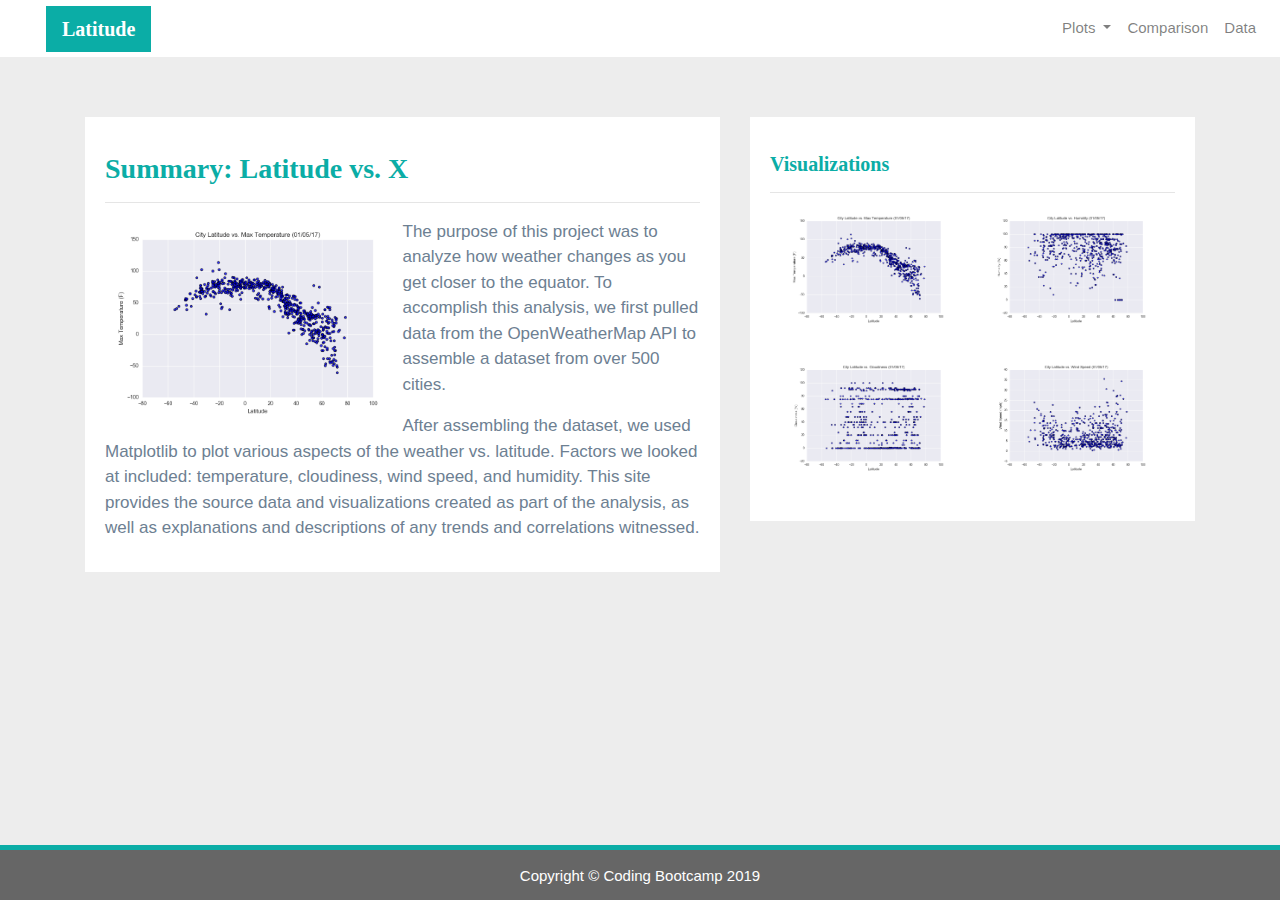
<file: index.html>
<!DOCTYPE html>
<html>

<head>
  <meta charset="utf-8" />
  <meta http-equiv="X-UA-Compatible" content="IE=edge">
  <title>Bootstrap Visualization Dashboard</title>
  <meta name="viewport" content="width=device-width, initial-scale=1">

  <link rel="stylesheet" href="https://maxcdn.bootstrapcdn.com/bootstrap/4.0.0/css/bootstrap.min.css" integrity="sha384-Gn5384xqQ1aoWXA+058RXPxPg6fy4IWvTNh0E263XmFcJlSAwiGgFAW/dAiS6JXm"
    crossorigin="anonymous">

  <link rel="stylesheet" type="text/css" href="Style.css">

</head>

<body>

  <div class="navigation">
    <nav class="navbar navbar-expand-lg navbar-light">
      <a class="navbar-brand" style="background-color: #0BADA6;" href="index.html">Latitude</a>
      <button class="navbar-toggler  border border-white" type="button" data-toggle="collapse" data-target="#navbarNavDropdown"
        aria-controls="navbarNavDropdown" aria-expanded="false" aria-label="Toggle navigation">
        <span class="navbar-toggler-icon"></span>
      </button>
      <div class="collapse navbar-collapse" id="navbarNavDropdown">
        <ul class="navbar-nav ml-auto">
          <li class="nav-item dropdown">
            <a class="nav-link dropdown-toggle" href="#" id="navbarDropdownMenuLink" data-toggle="dropdown"
              aria-haspopup="true" aria-expanded="false">
              Plots
            </a>
            <div class="dropdown-menu" aria-labelledby="navbarDropdownMenuLink">
              <a class="dropdown-item" href="MaxTemp.html">Max Temperature</a>
              <a class="dropdown-item" href="Humidity.html">Humidity</a>
              <a class="dropdown-item" href="Cloudiness.html">Cloudiness</a>
              <a class="dropdown-item" href="WindSpeed.html">Wind Speed</a>
            </div>
          </li>
          <li class="nav-item">
            <a class="nav-link" href="Comparisons.html">Comparison</a>
          </li>
          <li class="nav-item">
            <a class="nav-link" href="Data.html">Data</a>
          </li>

        </ul>
      </div>
    </nav>
  </div>

  <div class="container">
    <div class="row">
      <div class="col-lg-7 col-md-12">

        <div class="box">
          <h3 class="title">Summary: Latitude vs. X</h3>
          <hr>
          <img src="Resources/assets/images/Fig1.png" class="vizualization rounded float-left" alt="Max Temperature Graph">
          <p>The purpose of this project was to analyze how weather changes as you get closer to the equator. To
            accomplish this analysis, we first pulled data from the OpenWeatherMap API to assemble a dataset from over
            500 cities.</p>
          <p>After assembling the dataset, we used Matplotlib to plot various aspects of the weather vs. latitude.
            Factors we looked at included: temperature, cloudiness, wind speed, and humidity. This site provides the
            source data and visualizations created as part of the analysis, as well as explanations and descriptions of
            any trends and correlations witnessed.</p>
        </div>
      </div>
      <div class="col-lg-5 col-md-12">

        <div class="box">
          <h5 class="title">Visualizations</h5>
          <hr>


          <div class="container">
            <div class="row" style="padding-bottom: 30px;">
              <div class="col-6">
                <a href="MaxTemp.html">
                  <img class="panel" src="Resources/assets/images/Fig1.png" alt="Max Temperature Image">
                </a>
              </div>
              <div class="col-6">
                <a href="Humidity.html">
                  <img class="panel" src="Resources/assets/images/Fig2.png" alt="Humidity Graph">
                </a>
              </div>
            </div>

            <div class="row" style="padding-bottom: 30px;">
              <div class="col-6">
                <a href="Cloudiness.html">
                  <img class="panel" src="Resources/assets/images/Fig3.png" alt="Cloudiness Graph">
                </a>
              </div>
              <div class="col-6">
                <a href="WindSpeed.html">
                  <img class="panel" src="Resources/assets/images/Fig4.png" alt="Wind Speed Graph">
                </a>
              </div>


            </div>
          </div>


        </div>
      </div>
    </div>
  </div>
 
  <footer>
    <div class="footer">Copyright &copy; Coding Bootcamp 2019</div>
  </footer>
  
  <script src="https://code.jquery.com/jquery-3.2.1.slim.min.js" integrity="sha384-KJ3o2DKtIkvYIK3UENzmM7KCkRr/rE9/Qpg6aAZGJwFDMVNA/GpGFF93hXpG5KkN"
    crossorigin="anonymous"></script>
  <script src="https://cdnjs.cloudflare.com/ajax/libs/popper.js/1.12.9/umd/popper.min.js" integrity="sha384-ApNbgh9B+Y1QKtv3Rn7W3mgPxhU9K/ScQsAP7hUibX39j7fakFPskvXusvfa0b4Q"
    crossorigin="anonymous"></script>
  <script src="https://maxcdn.bootstrapcdn.com/bootstrap/4.0.0/js/bootstrap.min.js" integrity="sha384-JZR6Spejh4U02d8jOt6vLEHfe/JQGiRRSQQxSfFWpi1MquVdAyjUar5+76PVCmYl"
    crossorigin="anonymous"></script>

</body>

</html>
</file>
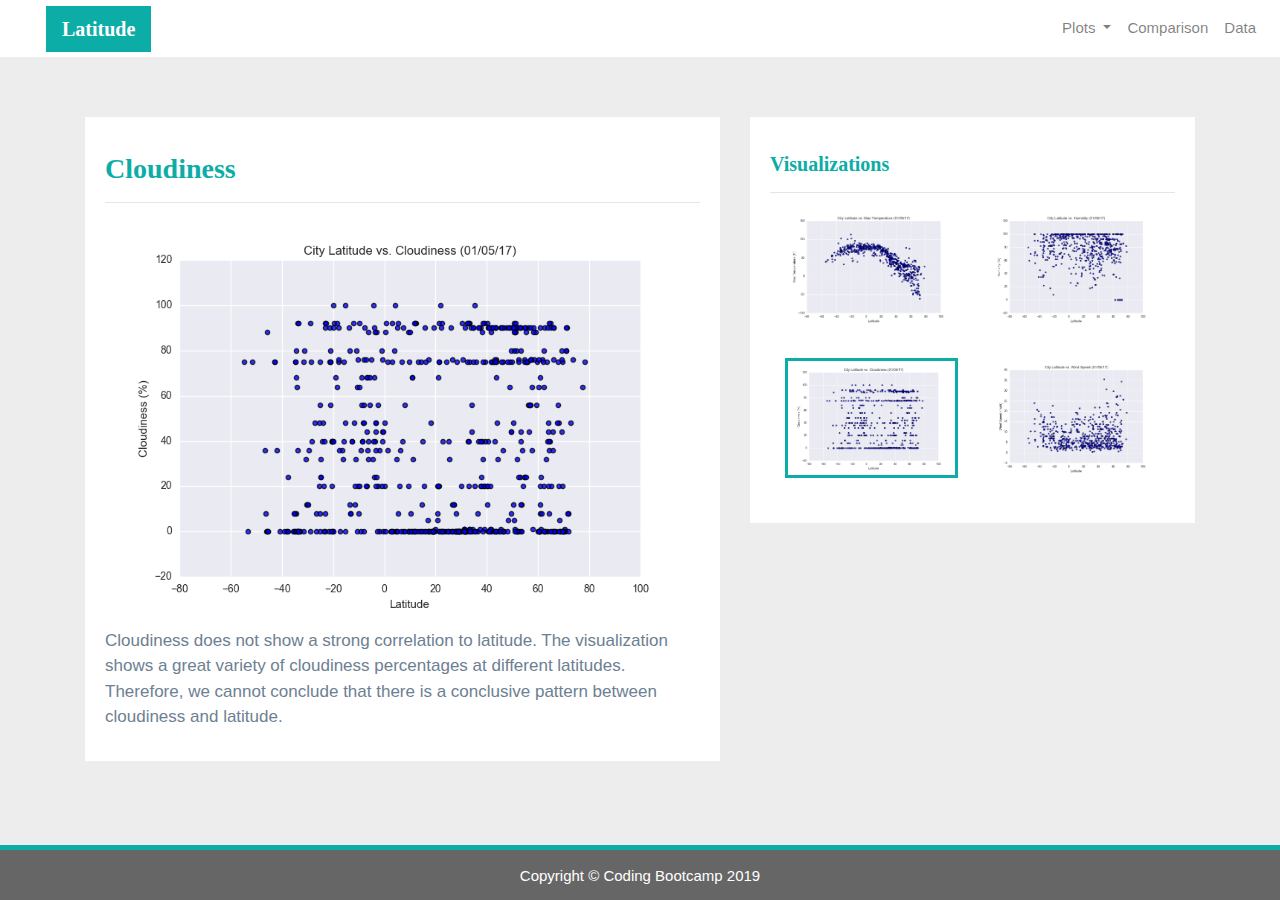
<file: Cloudiness.html>
<!DOCTYPE html>
<html>

<head>
  <meta charset="utf-8" />
  <meta http-equiv="X-UA-Compatible" content="IE=edge">
  <title>Bootstrap Visualization Dashboard</title>
  <meta name="viewport" content="width=device-width, initial-scale=1">


  <link rel="stylesheet" href="https://maxcdn.bootstrapcdn.com/bootstrap/4.0.0/css/bootstrap.min.css" integrity="sha384-Gn5384xqQ1aoWXA+058RXPxPg6fy4IWvTNh0E263XmFcJlSAwiGgFAW/dAiS6JXm"
    crossorigin="anonymous">


  <link rel="stylesheet" type="text/css" href="Style.css">

</head>

<body>

  <div class="navigation">
    <nav class="navbar navbar-expand-lg navbar-light">
      <a class="navbar-brand" style="background-color: #0BADA6;" href="index.html">Latitude</a>
      <button class="navbar-toggler border border-white" type="button" data-toggle="collapse" data-target="#navbarNavDropdown"
        aria-controls="navbarNavDropdown" aria-expanded="false" aria-label="Toggle navigation">
        <span class="navbar-toggler-icon"></span>
      </button>
      <div class="collapse navbar-collapse" id="navbarNavDropdown">
        <ul class="navbar-nav ml-auto">
          <li class="nav-item dropdown">
            <a class="nav-link dropdown-toggle" href="#" id="navbarDropdownMenuLink" data-toggle="dropdown"
              aria-haspopup="true" aria-expanded="false">
              Plots
            </a>
            <div class="dropdown-menu" aria-labelledby="navbarDropdownMenuLink">
              <a class="dropdown-item" href="MaxTemp.html">Max Temperature</a>
              <a class="dropdown-item" href="Humidity.html">Humidity</a>
              <a class="dropdown-item active" href="Cloudiness.html">Cloudiness</a>
              <a class="dropdown-item" href="WindSpeed.html">Wind Speed</a>
            </div>
          </li>
          <li class="nav-item">
            <a class="nav-link" href="Comparisons.html">Comparison</a>
          </li>
          <li class="nav-item">
            <a class="nav-link" href="Data.html">Data</a>
          </li>

        </ul>
      </div>
    </nav>
  </div>

  <div class="container">
    <div class="row">
      <div class="col-lg-7 col-md-12">
 
        <div class="box">
          <h3 class="title">Cloudiness</h3>
          <hr>
          <img src="Resources/assets/images/Fig3.png" alt="Cloudines Graph">
          <p>Cloudiness does not show a strong correlation to latitude. The visualization shows a great variety of
            cloudiness percentages at different latitudes. Therefore, we cannot conclude that there is a conclusive
            pattern between cloudiness and latitude.</p>
        </div>
      </div>
      <div class="col-lg-5 col-md-12">
 
        <div class="box">
          <h5 class="title">Visualizations</h5>
          <hr>


          <div class="container">
            <div class="row" style="padding-bottom: 30px;">
              <div class="col-6">
                <a href="MaxTemp.html">
                  <img class="panel" src="Resources/assets/images/Fig1.png" alt="Max Temperature Image">
                </a>
              </div>
              <div class="col-6">
                <a href="Humidity.html">
                  <img class="panel" src="Resources/assets/images/Fig2.png" alt="Humidity Graph">
                </a>
              </div>
            </div>

            <div class="row" style="padding-bottom: 30px;">
              <div class="col-6">
                <a href="Cloudiness.html">
                  <img class="panel active" src="Resources/assets/images/Fig3.png" alt="Cloudiness Graph">
                </a>
              </div>
              <div class="col-6">
                <a href="WindSpeed.html">
                  <img class="panel" src="Resources/assets/images/Fig4.png" alt="Wind Speed Graph">
                </a>
              </div>


            </div>
          </div>


        </div>
      </div>
    </div>
  </div>

  <footer>
    <div class="footer">Copyright &copy; Coding Bootcamp 2019</div>
  </footer>


  <script src="https://code.jquery.com/jquery-3.2.1.slim.min.js" integrity="sha384-KJ3o2DKtIkvYIK3UENzmM7KCkRr/rE9/Qpg6aAZGJwFDMVNA/GpGFF93hXpG5KkN"
    crossorigin="anonymous"></script>
  <script src="https://cdnjs.cloudflare.com/ajax/libs/popper.js/1.12.9/umd/popper.min.js" integrity="sha384-ApNbgh9B+Y1QKtv3Rn7W3mgPxhU9K/ScQsAP7hUibX39j7fakFPskvXusvfa0b4Q"
    crossorigin="anonymous"></script>
  <script src="https://maxcdn.bootstrapcdn.com/bootstrap/4.0.0/js/bootstrap.min.js" integrity="sha384-JZR6Spejh4U02d8jOt6vLEHfe/JQGiRRSQQxSfFWpi1MquVdAyjUar5+76PVCmYl"
    crossorigin="anonymous"></script>

</body>

</html>
</file>
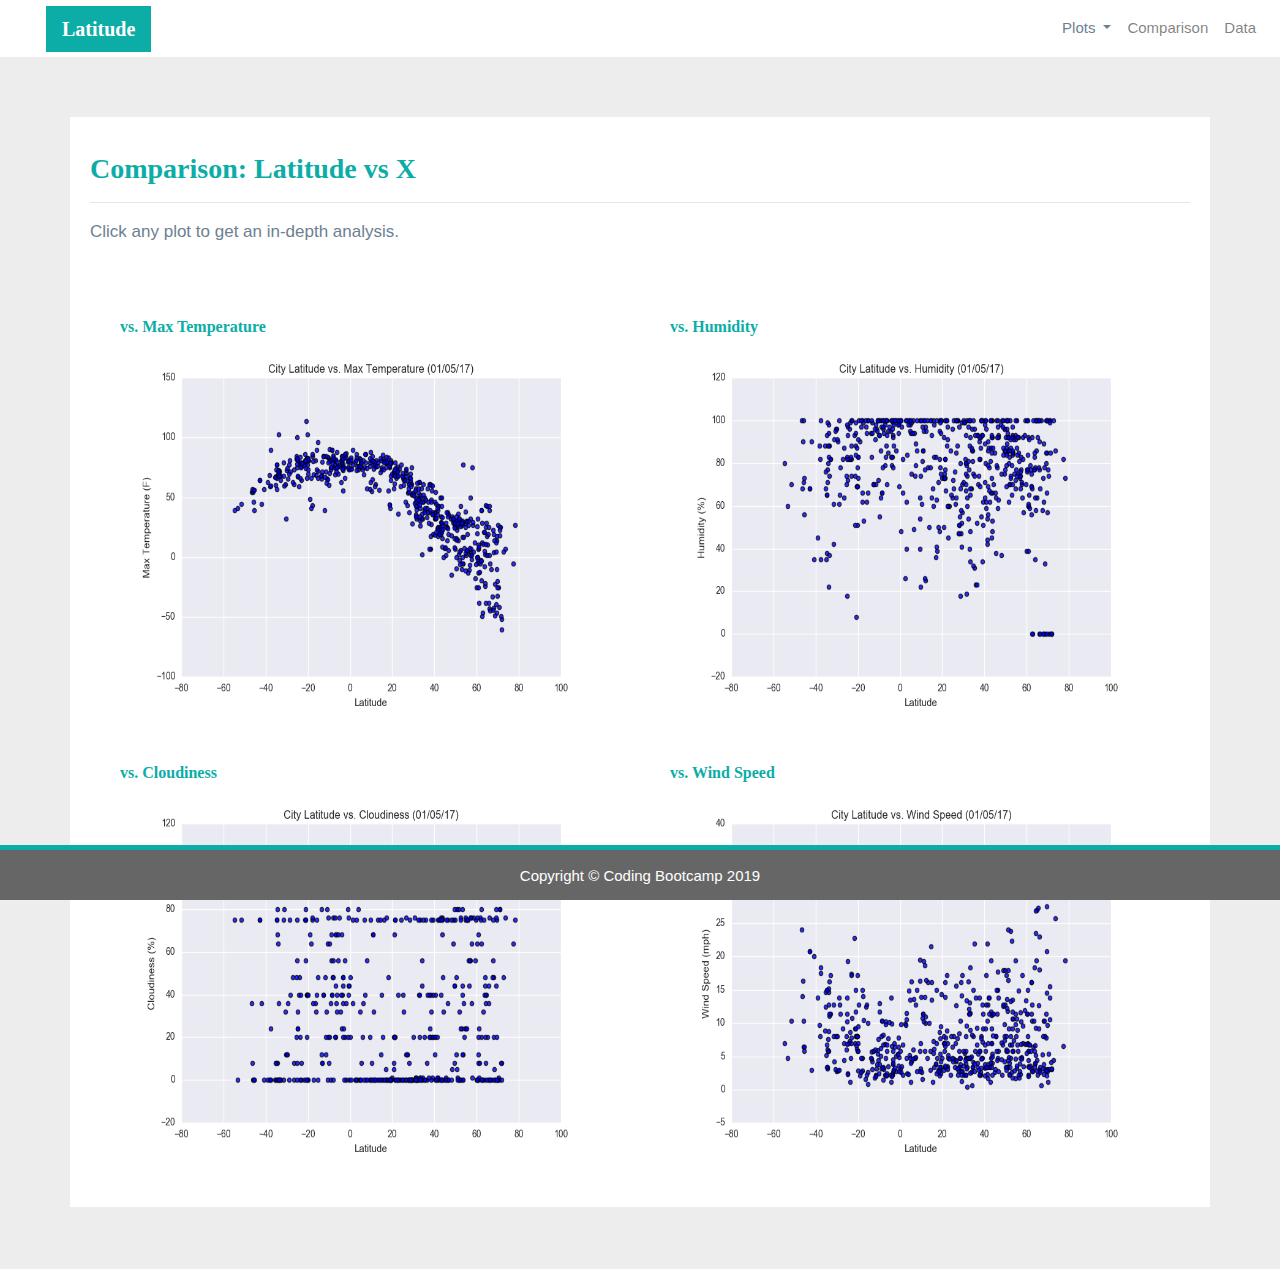
<file: Comparisons.html>
<!DOCTYPE html>
<html>

<head>
  <meta charset="utf-8" />
  <meta http-equiv="X-UA-Compatible" content="IE=edge">
  <title>Bootstrap Visualization Dashboard</title>
  <meta name="viewport" content="width=device-width, initial-scale=1">


  <link rel="stylesheet" href="https://maxcdn.bootstrapcdn.com/bootstrap/4.0.0/css/bootstrap.min.css" integrity="sha384-Gn5384xqQ1aoWXA+058RXPxPg6fy4IWvTNh0E263XmFcJlSAwiGgFAW/dAiS6JXm"
    crossorigin="anonymous">


  <link rel="stylesheet" type="text/css" href="Style.css">

</head>

<body>

  <div class="navigation">
    <nav class="navbar navbar-expand-lg navbar-light">
      <a class="navbar-brand" style="background-color: #0BADA6;" href="index.html">Latitude</a>
      <button class="navbar-toggler  border border-white" type="button" data-toggle="collapse" data-target="#navbarNavDropdown"
        aria-controls="navbarNavDropdown" aria-expanded="false" aria-label="Toggle navigation">
        <span class="navbar-toggler-icon"></span>
      </button>
      <div class="collapse navbar-collapse" id="navbarNavDropdown">
        <ul class="navbar-nav ml-auto">
          <li class="nav-item dropdown">
            <a class="nav-link dropdown-toggle" href="#" id="navbarDropdownMenuLink" data-toggle="dropdown"
              aria-haspopup="true" aria-expanded="false" style="color: #6D8092">
              Plots
            </a>
            <div class="dropdown-menu" aria-labelledby="navbarDropdownMenuLink">
              <a class="dropdown-item" href="MaxTemp.html">Max Temperature</a>
              <a class="dropdown-item" href="Humidity.html">Humidity</a>
              <a class="dropdown-item" href="Cloudiness.html">Cloudiness</a>
              <a class="dropdown-item" href="WindSpeed.html">Wind Speed</a>
            </div>
          </li>
          <li class="nav-item">
            <a class="nav-link" href="Comparisons.html">Comparison</a>
          </li>
          <li class="nav-item">
            <a class="nav-link" href="Data.html">Data</a>
          </li>

        </ul>
      </div>
    </nav>
  </div>

  <div class="container">
    <div class="row">
      <div>

        <div class="box">
          <h3 class="title">Comparison: Latitude vs X</h3>
          <hr>
          <p>Click any plot to get an in-depth analysis.</p>
          <div class="container" style="padding-bottom: 40px;">
            <div class="row">
              <div class="col-lg-6" style="padding: 30px;">
                <div class="title">vs. Max Temperature</div>
                <a href="MaxTemp.html">
                  <img class="panel" src="Resources/assets/images/Fig1.png" alt="Max Temperature Image">
                </a>
              </div>
              <div class="col-lg-6" style="padding: 30px;">
                <div class="title">vs. Humidity</div>
                <a href="Humidity.html">
                  <img class="panel" src="Resources/assets/images/Fig2.png" alt="Humidity Graph">
                </a>
              </div>
            </div>

            <div class="row">
              <div class="col-lg-6" style="padding: 30px;">
                <div class="title">vs. Cloudiness</div>
                <a href="Cloudiness.html">
                  <img class="panel" src="Resources/assets/images/Fig3.png" alt="Cloudiness Graph">
                </a>

              </div>
              <div class="col-lg-6" style="padding: 30px;">
                <div class="title">vs. Wind Speed</div>
                <a href="WindSpeed.html">
                  <img class="panel" src="Resources/assets/images/Fig4.png" alt="Wind Speed Graph">
                </a>
              </div>
            </div>
          </div>
        </div>
      </div>
    </div>
  </div>


  <footer>
    <div class="footer">Copyright &copy; Coding Bootcamp 2019</div>
  </footer>


  <script src="https://code.jquery.com/jquery-3.2.1.slim.min.js" integrity="sha384-KJ3o2DKtIkvYIK3UENzmM7KCkRr/rE9/Qpg6aAZGJwFDMVNA/GpGFF93hXpG5KkN"
    crossorigin="anonymous"></script>
  <script src="https://cdnjs.cloudflare.com/ajax/libs/popper.js/1.12.9/umd/popper.min.js" integrity="sha384-ApNbgh9B+Y1QKtv3Rn7W3mgPxhU9K/ScQsAP7hUibX39j7fakFPskvXusvfa0b4Q"
    crossorigin="anonymous"></script>
  <script src="https://maxcdn.bootstrapcdn.com/bootstrap/4.0.0/js/bootstrap.min.js" integrity="sha384-JZR6Spejh4U02d8jOt6vLEHfe/JQGiRRSQQxSfFWpi1MquVdAyjUar5+76PVCmYl"
    crossorigin="anonymous"></script>

</body>

</html>
</file>
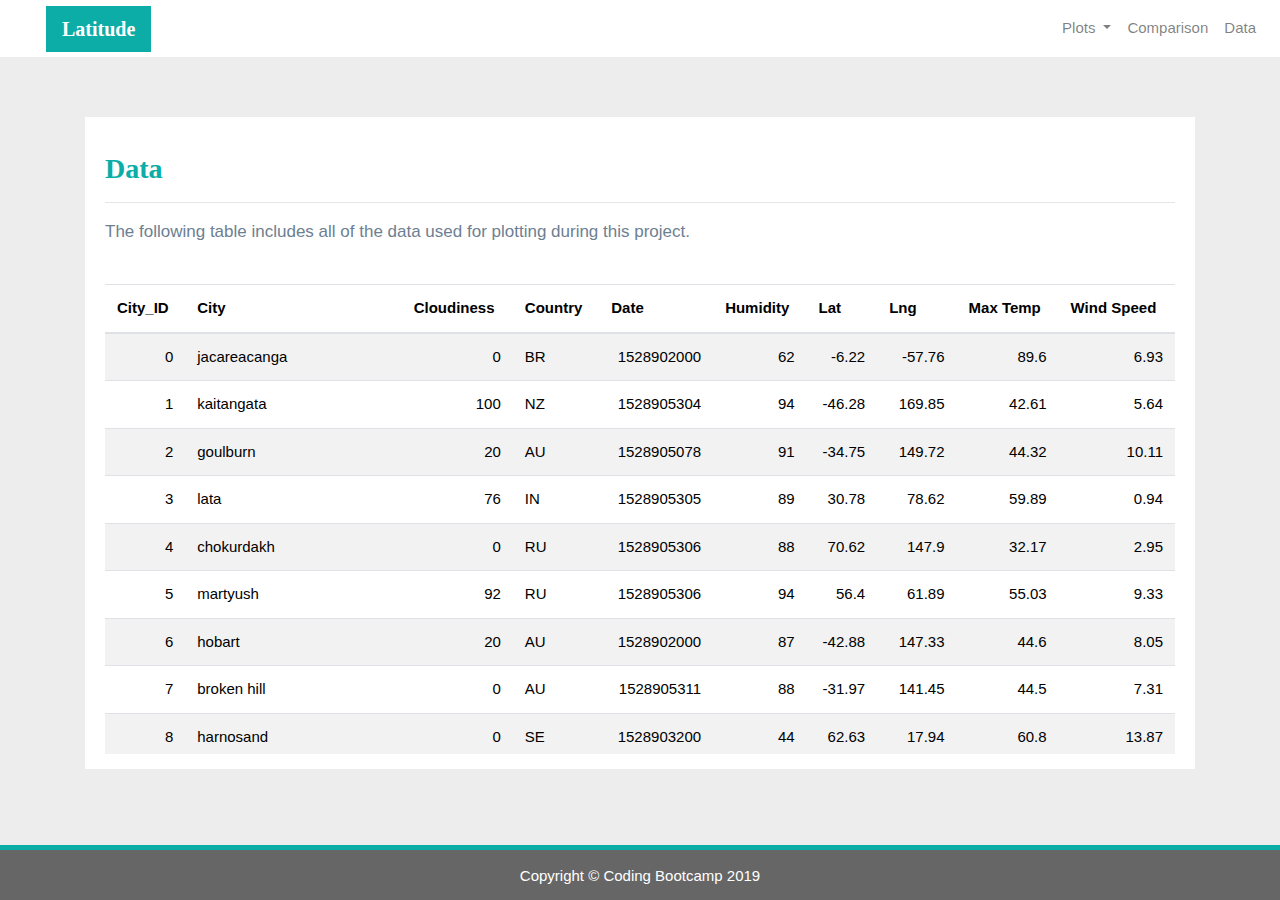
<file: Data.html>
<!DOCTYPE html>
<html>

<head>
  <meta charset="utf-8" />
  <meta http-equiv="X-UA-Compatible" content="IE=edge">
  <title>Bootstrap Visualization Dashboard</title>
  <meta name="viewport" content="width=device-width, initial-scale=1">


  <link rel="stylesheet" href="https://maxcdn.bootstrapcdn.com/bootstrap/4.0.0/css/bootstrap.min.css" integrity="sha384-Gn5384xqQ1aoWXA+058RXPxPg6fy4IWvTNh0E263XmFcJlSAwiGgFAW/dAiS6JXm"
    crossorigin="anonymous">


  <link rel="stylesheet" type="text/css" href="Style.css">

</head>

<body>

  <div class="navigation">
    <nav class="navbar navbar-expand-lg navbar-light">
      <a class="navbar-brand" style="background-color: #0BADA6;" href="index.html">Latitude</a>
      <button class="navbar-toggler border border-white" type="button" data-toggle="collapse" data-target="#navbarNavDropdown"
        aria-controls="navbarNavDropdown" aria-expanded="false" aria-label="Toggle navigation">
        <span class="navbar-toggler-icon"></span>
      </button>
      <div class="collapse navbar-collapse" id="navbarNavDropdown">
        <ul class="navbar-nav ml-auto">
          <li class="nav-item dropdown">
            <a class="nav-link dropdown-toggle" href="#" id="navbarDropdownMenuLink" data-toggle="dropdown"
              aria-haspopup="true" aria-expanded="false">
              Plots
            </a>
            <div class="dropdown-menu" aria-labelledby="navbarDropdownMenuLink">
              <a class="dropdown-item" href="MaxTemp.html">Max Temperature</a>
              <a class="dropdown-item" href="Humidity.html">Humidity</a>
              <a class="dropdown-item" href="Cloudiness.html">Cloudiness</a>
              <a class="dropdown-item" href="WindSpeed.html">Wind Speed</a>
            </div>
          </li>
          <li class="nav-item">
            <a class="nav-link" href="Comparisons.html">Comparison</a>
          </li>
          <li class="nav-item">
            <a class="nav-link" href="Data.html">Data</a>
          </li>

        </ul>
      </div>
    </nav>
  </div>

  <div class="container">
    <div class="box">
      <h3 class="title">Data</h3>
      <hr>
      <p>The following table includes all of the data used for plotting during this project.</p>
      <br>
      <div class="table-responsive" style="overflow-x:auto; overflow-y:auto; max-height:470px; max-width: auto;">
        <table class="table table-striped">
          <thead>
            <tr>
              <th title="Field #1">City_ID</th>
              <th title="Field #2">City</th>
              <th title="Field #3">Cloudiness</th>
              <th title="Field #4">Country</th>
              <th title="Field #5">Date</th>
              <th title="Field #6">Humidity</th>
              <th title="Field #7">Lat</th>
              <th title="Field #8">Lng</th>
              <th title="Field #9">Max Temp</th>
              <th title="Field #10">Wind Speed</th>
            </tr>
          </thead>
          <tbody>
            <tr>
              <td align="right">0</td>
              <td>jacareacanga</td>
              <td align="right">0</td>
              <td>BR</td>
              <td align="right">1528902000</td>
              <td align="right">62</td>
              <td align="right">-6.22</td>
              <td align="right">-57.76</td>
              <td align="right">89.6</td>
              <td align="right">6.93</td>
            </tr>
            <tr>
              <td align="right">1</td>
              <td>kaitangata</td>
              <td align="right">100</td>
              <td>NZ</td>
              <td align="right">1528905304</td>
              <td align="right">94</td>
              <td align="right">-46.28</td>
              <td align="right">169.85</td>
              <td align="right">42.61</td>
              <td align="right">5.64</td>
            </tr>
            <tr>
              <td align="right">2</td>
              <td>goulburn</td>
              <td align="right">20</td>
              <td>AU</td>
              <td align="right">1528905078</td>
              <td align="right">91</td>
              <td align="right">-34.75</td>
              <td align="right">149.72</td>
              <td align="right">44.32</td>
              <td align="right">10.11</td>
            </tr>
            <tr>
              <td align="right">3</td>
              <td>lata</td>
              <td align="right">76</td>
              <td>IN</td>
              <td align="right">1528905305</td>
              <td align="right">89</td>
              <td align="right">30.78</td>
              <td align="right">78.62</td>
              <td align="right">59.89</td>
              <td align="right">0.94</td>
            </tr>
            <tr>
              <td align="right">4</td>
              <td>chokurdakh</td>
              <td align="right">0</td>
              <td>RU</td>
              <td align="right">1528905306</td>
              <td align="right">88</td>
              <td align="right">70.62</td>
              <td align="right">147.9</td>
              <td align="right">32.17</td>
              <td align="right">2.95</td>
            </tr>
            <tr>
              <td align="right">5</td>
              <td>martyush</td>
              <td align="right">92</td>
              <td>RU</td>
              <td align="right">1528905306</td>
              <td align="right">94</td>
              <td align="right">56.4</td>
              <td align="right">61.89</td>
              <td align="right">55.03</td>
              <td align="right">9.33</td>
            </tr>
            <tr>
              <td align="right">6</td>
              <td>hobart</td>
              <td align="right">20</td>
              <td>AU</td>
              <td align="right">1528902000</td>
              <td align="right">87</td>
              <td align="right">-42.88</td>
              <td align="right">147.33</td>
              <td align="right">44.6</td>
              <td align="right">8.05</td>
            </tr>
            <tr>
              <td align="right">7</td>
              <td>broken hill</td>
              <td align="right">0</td>
              <td>AU</td>
              <td align="right">1528905311</td>
              <td align="right">88</td>
              <td align="right">-31.97</td>
              <td align="right">141.45</td>
              <td align="right">44.5</td>
              <td align="right">7.31</td>
            </tr>
            <tr>
              <td align="right">8</td>
              <td>harnosand</td>
              <td align="right">0</td>
              <td>SE</td>
              <td align="right">1528903200</td>
              <td align="right">44</td>
              <td align="right">62.63</td>
              <td align="right">17.94</td>
              <td align="right">60.8</td>
              <td align="right">13.87</td>
            </tr>
            <tr>
              <td align="right">9</td>
              <td>tuatapere</td>
              <td align="right">0</td>
              <td>NZ</td>
              <td align="right">1528905312</td>
              <td align="right">100</td>
              <td align="right">-46.13</td>
              <td align="right">167.69</td>
              <td align="right">38.92</td>
              <td align="right">3.4</td>
            </tr>
            <tr>
              <td align="right">10</td>
              <td>puerto ayora</td>
              <td align="right">90</td>
              <td>EC</td>
              <td align="right">1528902000</td>
              <td align="right">69</td>
              <td align="right">-0.74</td>
              <td align="right">-90.35</td>
              <td align="right">77.0</td>
              <td align="right">13.87</td>
            </tr>
            <tr>
              <td align="right">11</td>
              <td>havre-saint-pierre</td>
              <td align="right">75</td>
              <td>CA</td>
              <td align="right">1528902000</td>
              <td align="right">58</td>
              <td align="right">50.23</td>
              <td align="right">-63.6</td>
              <td align="right">53.6</td>
              <td align="right">19.46</td>
            </tr>
            <tr>
              <td align="right">12</td>
              <td>punta arenas</td>
              <td align="right">0</td>
              <td>CL</td>
              <td align="right">1528902000</td>
              <td align="right">100</td>
              <td align="right">-53.16</td>
              <td align="right">-70.91</td>
              <td align="right">35.6</td>
              <td align="right">9.17</td>
            </tr>
            <tr>
              <td align="right">13</td>
              <td>tasiilaq</td>
              <td align="right">75</td>
              <td>GL</td>
              <td align="right">1528901400</td>
              <td align="right">60</td>
              <td align="right">65.61</td>
              <td align="right">-37.64</td>
              <td align="right">39.2</td>
              <td align="right">2.24</td>
            </tr>
            <tr>
              <td align="right">14</td>
              <td>chapais</td>
              <td align="right">40</td>
              <td>CA</td>
              <td align="right">1528902000</td>
              <td align="right">38</td>
              <td align="right">49.78</td>
              <td align="right">-74.86</td>
              <td align="right">59.0</td>
              <td align="right">10.29</td>
            </tr>
            <tr>
              <td align="right">15</td>
              <td>avarua</td>
              <td align="right">40</td>
              <td>CK</td>
              <td align="right">1528902000</td>
              <td align="right">56</td>
              <td align="right">-21.21</td>
              <td align="right">-159.78</td>
              <td align="right">73.4</td>
              <td align="right">10.29</td>
            </tr>
            <tr>
              <td align="right">16</td>
              <td>hofn</td>
              <td align="right">75</td>
              <td>IS</td>
              <td align="right">1528902000</td>
              <td align="right">87</td>
              <td align="right">64.25</td>
              <td align="right">-15.21</td>
              <td align="right">51.8</td>
              <td align="right">8.05</td>
            </tr>
            <tr>
              <td align="right">17</td>
              <td>yukamenskoye</td>
              <td align="right">92</td>
              <td>RU</td>
              <td align="right">1528905315</td>
              <td align="right">98</td>
              <td align="right">57.89</td>
              <td align="right">52.24</td>
              <td align="right">56.65</td>
              <td align="right">10.22</td>
            </tr>
            <tr>
              <td align="right">18</td>
              <td>khandbari</td>
              <td align="right">80</td>
              <td>NP</td>
              <td align="right">1528905315</td>
              <td align="right">67</td>
              <td align="right">27.38</td>
              <td align="right">87.21</td>
              <td align="right">44.59</td>
              <td align="right">1.39</td>
            </tr>
            <tr>
              <td align="right">19</td>
              <td>bethel</td>
              <td align="right">1</td>
              <td>US</td>
              <td align="right">1528901580</td>
              <td align="right">93</td>
              <td align="right">60.79</td>
              <td align="right">-161.76</td>
              <td align="right">44.6</td>
              <td align="right">8.05</td>
            </tr>
            <tr>
              <td align="right">20</td>
              <td>ushuaia</td>
              <td align="right">75</td>
              <td>AR</td>
              <td align="right">1528902000</td>
              <td align="right">64</td>
              <td align="right">-54.81</td>
              <td align="right">-68.31</td>
              <td align="right">41.0</td>
              <td align="right">3.36</td>
            </tr>
            <tr>
              <td align="right">21</td>
              <td>east london</td>
              <td align="right">0</td>
              <td>ZA</td>
              <td align="right">1528902000</td>
              <td align="right">37</td>
              <td align="right">-33.02</td>
              <td align="right">27.91</td>
              <td align="right">69.8</td>
              <td align="right">5.82</td>
            </tr>
            <tr>
              <td align="right">22</td>
              <td>bluff</td>
              <td align="right">76</td>
              <td>AU</td>
              <td align="right">1528905321</td>
              <td align="right">76</td>
              <td align="right">-23.58</td>
              <td align="right">149.07</td>
              <td align="right">61.96</td>
              <td align="right">4.74</td>
            </tr>
            <tr>
              <td align="right">23</td>
              <td>mount isa</td>
              <td align="right">75</td>
              <td>AU</td>
              <td align="right">1528902000</td>
              <td align="right">100</td>
              <td align="right">-20.73</td>
              <td align="right">139.49</td>
              <td align="right">64.4</td>
              <td align="right">3.29</td>
            </tr>
            <tr>
              <td align="right">24</td>
              <td>pevek</td>
              <td align="right">0</td>
              <td>RU</td>
              <td align="right">1528905321</td>
              <td align="right">71</td>
              <td align="right">69.7</td>
              <td align="right">170.27</td>
              <td align="right">36.94</td>
              <td align="right">6.98</td>
            </tr>
            <tr>
              <td align="right">25</td>
              <td>gao</td>
              <td align="right">24</td>
              <td>ML</td>
              <td align="right">1528905321</td>
              <td align="right">16</td>
              <td align="right">16.28</td>
              <td align="right">-0.04</td>
              <td align="right">110.02</td>
              <td align="right">4.97</td>
            </tr>
            <tr>
              <td align="right">26</td>
              <td>cabo san lucas</td>
              <td align="right">75</td>
              <td>MX</td>
              <td align="right">1528901160</td>
              <td align="right">74</td>
              <td align="right">22.89</td>
              <td align="right">-109.91</td>
              <td align="right">84.2</td>
              <td align="right">10.29</td>
            </tr>
            <tr>
              <td align="right">27</td>
              <td>sao filipe</td>
              <td align="right">0</td>
              <td>CV</td>
              <td align="right">1528905323</td>
              <td align="right">88</td>
              <td align="right">14.9</td>
              <td align="right">-24.5</td>
              <td align="right">75.73</td>
              <td align="right">13.02</td>
            </tr>
            <tr>
              <td align="right">28</td>
              <td>tiksi</td>
              <td align="right">44</td>
              <td>RU</td>
              <td align="right">1528905298</td>
              <td align="right">58</td>
              <td align="right">71.64</td>
              <td align="right">128.87</td>
              <td align="right">57.73</td>
              <td align="right">10.11</td>
            </tr>
            <tr>
              <td align="right">29</td>
              <td>busselton</td>
              <td align="right">92</td>
              <td>AU</td>
              <td align="right">1528905323</td>
              <td align="right">100</td>
              <td align="right">-33.64</td>
              <td align="right">115.35</td>
              <td align="right">60.43</td>
              <td align="right">10.56</td>
            </tr>
            <tr>
              <td align="right">30</td>
              <td>alofi</td>
              <td align="right">76</td>
              <td>NU</td>
              <td align="right">1528902000</td>
              <td align="right">88</td>
              <td align="right">-19.06</td>
              <td align="right">-169.92</td>
              <td align="right">71.6</td>
              <td align="right">3.36</td>
            </tr>
            <tr>
              <td align="right">31</td>
              <td>ola</td>
              <td align="right">75</td>
              <td>RU</td>
              <td align="right">1528902000</td>
              <td align="right">100</td>
              <td align="right">59.58</td>
              <td align="right">151.3</td>
              <td align="right">42.8</td>
              <td align="right">7.76</td>
            </tr>
            <tr>
              <td align="right">32</td>
              <td>atar</td>
              <td align="right">20</td>
              <td>MR</td>
              <td align="right">1528902000</td>
              <td align="right">19</td>
              <td align="right">20.52</td>
              <td align="right">-13.05</td>
              <td align="right">91.4</td>
              <td align="right">9.17</td>
            </tr>
            <tr>
              <td align="right">33</td>
              <td>rikitea</td>
              <td align="right">0</td>
              <td>PF</td>
              <td align="right">1528905325</td>
              <td align="right">100</td>
              <td align="right">-23.12</td>
              <td align="right">-134.97</td>
              <td align="right">73.57</td>
              <td align="right">8.66</td>
            </tr>
            <tr>
              <td align="right">34</td>
              <td>hermanus</td>
              <td align="right">0</td>
              <td>ZA</td>
              <td align="right">1528905325</td>
              <td align="right">24</td>
              <td align="right">-34.42</td>
              <td align="right">19.24</td>
              <td align="right">77.17</td>
              <td align="right">8.66</td>
            </tr>
            <tr>
              <td align="right">35</td>
              <td>ponta delgada</td>
              <td align="right">75</td>
              <td>PT</td>
              <td align="right">1528903800</td>
              <td align="right">88</td>
              <td align="right">37.73</td>
              <td align="right">-25.67</td>
              <td align="right">71.6</td>
              <td align="right">12.75</td>
            </tr>
            <tr>
              <td align="right">36</td>
              <td>bambari</td>
              <td align="right">24</td>
              <td>CF</td>
              <td align="right">1528905326</td>
              <td align="right">84</td>
              <td align="right">5.77</td>
              <td align="right">20.68</td>
              <td align="right">81.85</td>
              <td align="right">7.65</td>
            </tr>
            <tr>
              <td align="right">37</td>
              <td>cap malheureux</td>
              <td align="right">75</td>
              <td>MU</td>
              <td align="right">1528902000</td>
              <td align="right">69</td>
              <td align="right">-19.98</td>
              <td align="right">57.61</td>
              <td align="right">75.2</td>
              <td align="right">14.99</td>
            </tr>
            <tr>
              <td align="right">38</td>
              <td>puerto escondido</td>
              <td align="right">75</td>
              <td>MX</td>
              <td align="right">1528901100</td>
              <td align="right">65</td>
              <td align="right">15.86</td>
              <td align="right">-97.07</td>
              <td align="right">80.6</td>
              <td align="right">3.36</td>
            </tr>
            <tr>
              <td align="right">39</td>
              <td>qaanaaq</td>
              <td align="right">32</td>
              <td>GL</td>
              <td align="right">1528905330</td>
              <td align="right">100</td>
              <td align="right">77.48</td>
              <td align="right">-69.36</td>
              <td align="right">31.45</td>
              <td align="right">6.31</td>
            </tr>
            <tr>
              <td align="right">40</td>
              <td>new norfolk</td>
              <td align="right">20</td>
              <td>AU</td>
              <td align="right">1528902000</td>
              <td align="right">87</td>
              <td align="right">-42.78</td>
              <td align="right">147.06</td>
              <td align="right">44.6</td>
              <td align="right">8.05</td>
            </tr>
            <tr>
              <td align="right">41</td>
              <td>najran</td>
              <td align="right">40</td>
              <td>SA</td>
              <td align="right">1528902000</td>
              <td align="right">13</td>
              <td align="right">17.54</td>
              <td align="right">44.22</td>
              <td align="right">98.6</td>
              <td align="right">11.41</td>
            </tr>
            <tr>
              <td align="right">42</td>
              <td>isla mujeres</td>
              <td align="right">90</td>
              <td>MX</td>
              <td align="right">1528904340</td>
              <td align="right">100</td>
              <td align="right">21.23</td>
              <td align="right">-86.73</td>
              <td align="right">75.2</td>
              <td align="right">16.11</td>
            </tr>
            <tr>
              <td align="right">43</td>
              <td>mar del plata</td>
              <td align="right">0</td>
              <td>AR</td>
              <td align="right">1528905297</td>
              <td align="right">100</td>
              <td align="right">-46.43</td>
              <td align="right">-67.52</td>
              <td align="right">32.53</td>
              <td align="right">7.31</td>
            </tr>
            <tr>
              <td align="right">44</td>
              <td>provideniya</td>
              <td align="right">0</td>
              <td>RU</td>
              <td align="right">1528905332</td>
              <td align="right">91</td>
              <td align="right">64.42</td>
              <td align="right">-173.23</td>
              <td align="right">40.63</td>
              <td align="right">10.78</td>
            </tr>
            <tr>
              <td align="right">45</td>
              <td>jamestown</td>
              <td align="right">12</td>
              <td>AU</td>
              <td align="right">1528905333</td>
              <td align="right">88</td>
              <td align="right">-33.21</td>
              <td align="right">138.6</td>
              <td align="right">43.15</td>
              <td align="right">10.89</td>
            </tr>
            <tr>
              <td align="right">46</td>
              <td>medicine hat</td>
              <td align="right">20</td>
              <td>CA</td>
              <td align="right">1528902000</td>
              <td align="right">34</td>
              <td align="right">50.04</td>
              <td align="right">-110.68</td>
              <td align="right">66.2</td>
              <td align="right">14.99</td>
            </tr>
            <tr>
              <td align="right">47</td>
              <td>katsuura</td>
              <td align="right">8</td>
              <td>JP</td>
              <td align="right">1528905334</td>
              <td align="right">88</td>
              <td align="right">33.93</td>
              <td align="right">134.5</td>
              <td align="right">62.05</td>
              <td align="right">7.54</td>
            </tr>
            <tr>
              <td align="right">48</td>
              <td>aklavik</td>
              <td align="right">20</td>
              <td>CA</td>
              <td align="right">1528902000</td>
              <td align="right">53</td>
              <td align="right">68.22</td>
              <td align="right">-135.01</td>
              <td align="right">51.8</td>
              <td align="right">11.41</td>
            </tr>
            <tr>
              <td align="right">49</td>
              <td>tuktoyaktuk</td>
              <td align="right">20</td>
              <td>CA</td>
              <td align="right">1528902000</td>
              <td align="right">61</td>
              <td align="right">69.44</td>
              <td align="right">-133.03</td>
              <td align="right">46.4</td>
              <td align="right">6.93</td>
            </tr>
            <tr>
              <td align="right">50</td>
              <td>kapaa</td>
              <td align="right">90</td>
              <td>US</td>
              <td align="right">1528901760</td>
              <td align="right">88</td>
              <td align="right">22.08</td>
              <td align="right">-159.32</td>
              <td align="right">75.2</td>
              <td align="right">14.99</td>
            </tr>
            <tr>
              <td align="right">51</td>
              <td>mildura</td>
              <td align="right">0</td>
              <td>AU</td>
              <td align="right">1528905300</td>
              <td align="right">92</td>
              <td align="right">-34.18</td>
              <td align="right">142.16</td>
              <td align="right">45.67</td>
              <td align="right">9.66</td>
            </tr>
            <tr>
              <td align="right">52</td>
              <td>souillac</td>
              <td align="right">75</td>
              <td>FR</td>
              <td align="right">1528903800</td>
              <td align="right">49</td>
              <td align="right">45.6</td>
              <td align="right">-0.6</td>
              <td align="right">73.4</td>
              <td align="right">10.29</td>
            </tr>
            <tr>
              <td align="right">53</td>
              <td>lorengau</td>
              <td align="right">100</td>
              <td>PG</td>
              <td align="right">1528905336</td>
              <td align="right">100</td>
              <td align="right">-2.02</td>
              <td align="right">147.27</td>
              <td align="right">80.59</td>
              <td align="right">3.85</td>
            </tr>
            <tr>
              <td align="right">54</td>
              <td>praia</td>
              <td align="right">20</td>
              <td>BR</td>
              <td align="right">1528902000</td>
              <td align="right">47</td>
              <td align="right">-20.25</td>
              <td align="right">-43.81</td>
              <td align="right">82.4</td>
              <td align="right">3.36</td>
            </tr>
            <tr>
              <td align="right">55</td>
              <td>port alfred</td>
              <td align="right">0</td>
              <td>ZA</td>
              <td align="right">1528905338</td>
              <td align="right">50</td>
              <td align="right">-33.59</td>
              <td align="right">26.89</td>
              <td align="right">76.54</td>
              <td align="right">7.2</td>
            </tr>
            <tr>
              <td align="right">56</td>
              <td>barranca</td>
              <td align="right">0</td>
              <td>PE</td>
              <td align="right">1528905339</td>
              <td align="right">98</td>
              <td align="right">-10.75</td>
              <td align="right">-77.76</td>
              <td align="right">61.87</td>
              <td align="right">9.89</td>
            </tr>
            <tr>
              <td align="right">57</td>
              <td>nome</td>
              <td align="right">40</td>
              <td>US</td>
              <td align="right">1528902900</td>
              <td align="right">70</td>
              <td align="right">30.04</td>
              <td align="right">-94.42</td>
              <td align="right">87.8</td>
              <td align="right">3.36</td>
            </tr>
            <tr>
              <td align="right">58</td>
              <td>matay</td>
              <td align="right">0</td>
              <td>EG</td>
              <td align="right">1528905339</td>
              <td align="right">23</td>
              <td align="right">28.42</td>
              <td align="right">30.79</td>
              <td align="right">97.69</td>
              <td align="right">6.98</td>
            </tr>
            <tr>
              <td align="right">59</td>
              <td>saskylakh</td>
              <td align="right">48</td>
              <td>RU</td>
              <td align="right">1528905339</td>
              <td align="right">55</td>
              <td align="right">71.97</td>
              <td align="right">114.09</td>
              <td align="right">59.53</td>
              <td align="right">5.86</td>
            </tr>
            <tr>
              <td align="right">60</td>
              <td>itarema</td>
              <td align="right">0</td>
              <td>BR</td>
              <td align="right">1528905340</td>
              <td align="right">61</td>
              <td align="right">-2.92</td>
              <td align="right">-39.92</td>
              <td align="right">88.33</td>
              <td align="right">12.57</td>
            </tr>
            <tr>
              <td align="right">61</td>
              <td>butaritari</td>
              <td align="right">56</td>
              <td>KI</td>
              <td align="right">1528905340</td>
              <td align="right">100</td>
              <td align="right">3.07</td>
              <td align="right">172.79</td>
              <td align="right">81.13</td>
              <td align="right">7.31</td>
            </tr>
            <tr>
              <td align="right">62</td>
              <td>peniche</td>
              <td align="right">20</td>
              <td>PT</td>
              <td align="right">1528903800</td>
              <td align="right">64</td>
              <td align="right">39.36</td>
              <td align="right">-9.38</td>
              <td align="right">75.2</td>
              <td align="right">12.75</td>
            </tr>
            <tr>
              <td align="right">63</td>
              <td>beloha</td>
              <td align="right">0</td>
              <td>MG</td>
              <td align="right">1528905340</td>
              <td align="right">57</td>
              <td align="right">-25.17</td>
              <td align="right">45.06</td>
              <td align="right">71.95</td>
              <td align="right">16.37</td>
            </tr>
            <tr>
              <td align="right">64</td>
              <td>anadyr</td>
              <td align="right">0</td>
              <td>RU</td>
              <td align="right">1528902000</td>
              <td align="right">57</td>
              <td align="right">64.73</td>
              <td align="right">177.51</td>
              <td align="right">48.2</td>
              <td align="right">4.47</td>
            </tr>
            <tr>
              <td align="right">65</td>
              <td>luderitz</td>
              <td align="right">12</td>
              <td>NA</td>
              <td align="right">1528905342</td>
              <td align="right">64</td>
              <td align="right">-26.65</td>
              <td align="right">15.16</td>
              <td align="right">64.03</td>
              <td align="right">17.38</td>
            </tr>
            <tr>
              <td align="right">66</td>
              <td>rochester</td>
              <td align="right">1</td>
              <td>US</td>
              <td align="right">1528902960</td>
              <td align="right">37</td>
              <td align="right">44.02</td>
              <td align="right">-92.46</td>
              <td align="right">73.4</td>
              <td align="right">6.93</td>
            </tr>
            <tr>
              <td align="right">67</td>
              <td>bosaso</td>
              <td align="right">0</td>
              <td>SO</td>
              <td align="right">1528905347</td>
              <td align="right">86</td>
              <td align="right">11.28</td>
              <td align="right">49.18</td>
              <td align="right">89.77</td>
              <td align="right">3.96</td>
            </tr>
            <tr>
              <td align="right">68</td>
              <td>faanui</td>
              <td align="right">0</td>
              <td>PF</td>
              <td align="right">1528905347</td>
              <td align="right">100</td>
              <td align="right">-16.48</td>
              <td align="right">-151.75</td>
              <td align="right">79.96</td>
              <td align="right">11.79</td>
            </tr>
            <tr>
              <td align="right">69</td>
              <td>grindavik</td>
              <td align="right">75</td>
              <td>IS</td>
              <td align="right">1528902000</td>
              <td align="right">70</td>
              <td align="right">63.84</td>
              <td align="right">-22.43</td>
              <td align="right">48.2</td>
              <td align="right">5.82</td>
            </tr>
            <tr>
              <td align="right">70</td>
              <td>margate</td>
              <td align="right">20</td>
              <td>AU</td>
              <td align="right">1528902000</td>
              <td align="right">87</td>
              <td align="right">-43.03</td>
              <td align="right">147.26</td>
              <td align="right">44.6</td>
              <td align="right">8.05</td>
            </tr>
            <tr>
              <td align="right">71</td>
              <td>marsh harbour</td>
              <td align="right">88</td>
              <td>BS</td>
              <td align="right">1528905349</td>
              <td align="right">95</td>
              <td align="right">26.54</td>
              <td align="right">-77.06</td>
              <td align="right">82.39</td>
              <td align="right">10.0</td>
            </tr>
            <tr>
              <td align="right">72</td>
              <td>comodoro rivadavia</td>
              <td align="right">40</td>
              <td>AR</td>
              <td align="right">1528902000</td>
              <td align="right">60</td>
              <td align="right">-45.87</td>
              <td align="right">-67.48</td>
              <td align="right">42.8</td>
              <td align="right">9.17</td>
            </tr>
            <tr>
              <td align="right">73</td>
              <td>upernavik</td>
              <td align="right">92</td>
              <td>GL</td>
              <td align="right">1528905350</td>
              <td align="right">100</td>
              <td align="right">72.79</td>
              <td align="right">-56.15</td>
              <td align="right">29.29</td>
              <td align="right">3.74</td>
            </tr>
            <tr>
              <td align="right">74</td>
              <td>uige</td>
              <td align="right">0</td>
              <td>AO</td>
              <td align="right">1528905350</td>
              <td align="right">29</td>
              <td align="right">-7.61</td>
              <td align="right">15.06</td>
              <td align="right">86.8</td>
              <td align="right">3.18</td>
            </tr>
            <tr>
              <td align="right">75</td>
              <td>bredasdorp</td>
              <td align="right">0</td>
              <td>ZA</td>
              <td align="right">1528902000</td>
              <td align="right">23</td>
              <td align="right">-34.53</td>
              <td align="right">20.04</td>
              <td align="right">82.4</td>
              <td align="right">5.82</td>
            </tr>
            <tr>
              <td align="right">76</td>
              <td>bodden town</td>
              <td align="right">40</td>
              <td>KY</td>
              <td align="right">1528902000</td>
              <td align="right">78</td>
              <td align="right">19.28</td>
              <td align="right">-81.25</td>
              <td align="right">80.6</td>
              <td align="right">16.11</td>
            </tr>
            <tr>
              <td align="right">77</td>
              <td>guerrero negro</td>
              <td align="right">44</td>
              <td>MX</td>
              <td align="right">1528905350</td>
              <td align="right">88</td>
              <td align="right">27.97</td>
              <td align="right">-114.04</td>
              <td align="right">63.85</td>
              <td align="right">3.74</td>
            </tr>
            <tr>
              <td align="right">78</td>
              <td>bilma</td>
              <td align="right">0</td>
              <td>NE</td>
              <td align="right">1528905351</td>
              <td align="right">12</td>
              <td align="right">18.69</td>
              <td align="right">12.92</td>
              <td align="right">110.47</td>
              <td align="right">4.63</td>
            </tr>
            <tr>
              <td align="right">79</td>
              <td>carnarvon</td>
              <td align="right">0</td>
              <td>ZA</td>
              <td align="right">1528905351</td>
              <td align="right">30</td>
              <td align="right">-30.97</td>
              <td align="right">22.13</td>
              <td align="right">60.43</td>
              <td align="right">14.25</td>
            </tr>
            <tr>
              <td align="right">80</td>
              <td>ponta do sol</td>
              <td align="right">12</td>
              <td>BR</td>
              <td align="right">1528905352</td>
              <td align="right">72</td>
              <td align="right">-20.63</td>
              <td align="right">-46.0</td>
              <td align="right">78.25</td>
              <td align="right">3.96</td>
            </tr>
            <tr>
              <td align="right">81</td>
              <td>vila franca do campo</td>
              <td align="right">75</td>
              <td>PT</td>
              <td align="right">1528903800</td>
              <td align="right">88</td>
              <td align="right">37.72</td>
              <td align="right">-25.43</td>
              <td align="right">71.6</td>
              <td align="right">12.75</td>
            </tr>
            <tr>
              <td align="right">82</td>
              <td>puerto del rosario</td>
              <td align="right">20</td>
              <td>ES</td>
              <td align="right">1528903800</td>
              <td align="right">60</td>
              <td align="right">28.5</td>
              <td align="right">-13.86</td>
              <td align="right">73.4</td>
              <td align="right">17.22</td>
            </tr>
            <tr>
              <td align="right">83</td>
              <td>sitka</td>
              <td align="right">20</td>
              <td>US</td>
              <td align="right">1528905353</td>
              <td align="right">92</td>
              <td align="right">37.17</td>
              <td align="right">-99.65</td>
              <td align="right">74.02</td>
              <td align="right">5.97</td>
            </tr>
            <tr>
              <td align="right">84</td>
              <td>camacha</td>
              <td align="right">75</td>
              <td>PT</td>
              <td align="right">1528903800</td>
              <td align="right">72</td>
              <td align="right">33.08</td>
              <td align="right">-16.33</td>
              <td align="right">68.0</td>
              <td align="right">16.11</td>
            </tr>
            <tr>
              <td align="right">85</td>
              <td>saint-philippe</td>
              <td align="right">1</td>
              <td>CA</td>
              <td align="right">1528902900</td>
              <td align="right">54</td>
              <td align="right">45.36</td>
              <td align="right">-73.48</td>
              <td align="right">78.8</td>
              <td align="right">11.41</td>
            </tr>
            <tr>
              <td align="right">86</td>
              <td>port blair</td>
              <td align="right">92</td>
              <td>IN</td>
              <td align="right">1528905357</td>
              <td align="right">97</td>
              <td align="right">11.67</td>
              <td align="right">92.75</td>
              <td align="right">84.37</td>
              <td align="right">25.1</td>
            </tr>
            <tr>
              <td align="right">87</td>
              <td>albany</td>
              <td align="right">90</td>
              <td>US</td>
              <td align="right">1528903860</td>
              <td align="right">68</td>
              <td align="right">42.65</td>
              <td align="right">-73.75</td>
              <td align="right">69.8</td>
              <td align="right">3.36</td>
            </tr>
            <tr>
              <td align="right">88</td>
              <td>barrow</td>
              <td align="right">88</td>
              <td>AR</td>
              <td align="right">1528905182</td>
              <td align="right">72</td>
              <td align="right">-38.31</td>
              <td align="right">-60.23</td>
              <td align="right">50.26</td>
              <td align="right">8.21</td>
            </tr>
            <tr>
              <td align="right">89</td>
              <td>qorveh</td>
              <td align="right">92</td>
              <td>IR</td>
              <td align="right">1528905357</td>
              <td align="right">22</td>
              <td align="right">35.17</td>
              <td align="right">47.8</td>
              <td align="right">76.72</td>
              <td align="right">3.18</td>
            </tr>
            <tr>
              <td align="right">90</td>
              <td>san jeronimo</td>
              <td align="right">90</td>
              <td>PE</td>
              <td align="right">1528902000</td>
              <td align="right">81</td>
              <td align="right">-13.65</td>
              <td align="right">-73.37</td>
              <td align="right">46.4</td>
              <td align="right">2.39</td>
            </tr>
            <tr>
              <td align="right">91</td>
              <td>mataura</td>
              <td align="right">24</td>
              <td>NZ</td>
              <td align="right">1528905299</td>
              <td align="right">79</td>
              <td align="right">-46.19</td>
              <td align="right">168.86</td>
              <td align="right">25.69</td>
              <td align="right">3.18</td>
            </tr>
            <tr>
              <td align="right">92</td>
              <td>buala</td>
              <td align="right">64</td>
              <td>SB</td>
              <td align="right">1528905359</td>
              <td align="right">100</td>
              <td align="right">-8.15</td>
              <td align="right">159.59</td>
              <td align="right">78.7</td>
              <td align="right">4.18</td>
            </tr>
            <tr>
              <td align="right">93</td>
              <td>eyl</td>
              <td align="right">20</td>
              <td>SO</td>
              <td align="right">1528905359</td>
              <td align="right">57</td>
              <td align="right">7.98</td>
              <td align="right">49.82</td>
              <td align="right">86.62</td>
              <td align="right">22.41</td>
            </tr>
            <tr>
              <td align="right">94</td>
              <td>abu dhabi</td>
              <td align="right">0</td>
              <td>AE</td>
              <td align="right">1528902000</td>
              <td align="right">29</td>
              <td align="right">24.47</td>
              <td align="right">54.37</td>
              <td align="right">98.6</td>
              <td align="right">16.11</td>
            </tr>
            <tr>
              <td align="right">95</td>
              <td>tahe</td>
              <td align="right">92</td>
              <td>CN</td>
              <td align="right">1528905359</td>
              <td align="right">98</td>
              <td align="right">52.34</td>
              <td align="right">124.71</td>
              <td align="right">51.43</td>
              <td align="right">2.17</td>
            </tr>
            <tr>
              <td align="right">96</td>
              <td>chuy</td>
              <td align="right">80</td>
              <td>UY</td>
              <td align="right">1528905099</td>
              <td align="right">93</td>
              <td align="right">-33.69</td>
              <td align="right">-53.46</td>
              <td align="right">52.87</td>
              <td align="right">28.9</td>
            </tr>
            <tr>
              <td align="right">97</td>
              <td>dzerzhinskoye</td>
              <td align="right">8</td>
              <td>RU</td>
              <td align="right">1528905360</td>
              <td align="right">69</td>
              <td align="right">56.84</td>
              <td align="right">95.22</td>
              <td align="right">65.11</td>
              <td align="right">3.85</td>
            </tr>
            <tr>
              <td align="right">98</td>
              <td>vanavara</td>
              <td align="right">0</td>
              <td>RU</td>
              <td align="right">1528905360</td>
              <td align="right">50</td>
              <td align="right">60.35</td>
              <td align="right">102.28</td>
              <td align="right">64.21</td>
              <td align="right">5.64</td>
            </tr>
            <tr>
              <td align="right">99</td>
              <td>muros</td>
              <td align="right">40</td>
              <td>ES</td>
              <td align="right">1528903800</td>
              <td align="right">72</td>
              <td align="right">42.77</td>
              <td align="right">-9.06</td>
              <td align="right">66.2</td>
              <td align="right">10.29</td>
            </tr>
            <tr>
              <td align="right">100</td>
              <td>auchel</td>
              <td align="right">0</td>
              <td>FR</td>
              <td align="right">1528903800</td>
              <td align="right">49</td>
              <td align="right">50.51</td>
              <td align="right">2.47</td>
              <td align="right">68.0</td>
              <td align="right">3.36</td>
            </tr>
            <tr>
              <td align="right">101</td>
              <td>bubaque</td>
              <td align="right">40</td>
              <td>GW</td>
              <td align="right">1528902000</td>
              <td align="right">55</td>
              <td align="right">11.28</td>
              <td align="right">-15.83</td>
              <td align="right">91.4</td>
              <td align="right">11.41</td>
            </tr>
            <tr>
              <td align="right">102</td>
              <td>khatanga</td>
              <td align="right">8</td>
              <td>RU</td>
              <td align="right">1528905361</td>
              <td align="right">65</td>
              <td align="right">71.98</td>
              <td align="right">102.47</td>
              <td align="right">60.97</td>
              <td align="right">4.63</td>
            </tr>
            <tr>
              <td align="right">103</td>
              <td>los banos</td>
              <td align="right">1</td>
              <td>US</td>
              <td align="right">1528904100</td>
              <td align="right">67</td>
              <td align="right">37.06</td>
              <td align="right">-120.85</td>
              <td align="right">75.2</td>
              <td align="right">4.74</td>
            </tr>
            <tr>
              <td align="right">104</td>
              <td>labuhan</td>
              <td align="right">12</td>
              <td>ID</td>
              <td align="right">1528905361</td>
              <td align="right">95</td>
              <td align="right">-2.54</td>
              <td align="right">115.51</td>
              <td align="right">72.94</td>
              <td align="right">1.83</td>
            </tr>
            <tr>
              <td align="right">105</td>
              <td>saint-paul</td>
              <td align="right">75</td>
              <td>FR</td>
              <td align="right">1528903800</td>
              <td align="right">56</td>
              <td align="right">45.22</td>
              <td align="right">1.9</td>
              <td align="right">68.0</td>
              <td align="right">14.99</td>
            </tr>
            <tr>
              <td align="right">106</td>
              <td>petatlan</td>
              <td align="right">90</td>
              <td>MX</td>
              <td align="right">1528901220</td>
              <td align="right">74</td>
              <td align="right">17.52</td>
              <td align="right">-101.27</td>
              <td align="right">84.2</td>
              <td align="right">1.83</td>
            </tr>
            <tr>
              <td align="right">107</td>
              <td>baykit</td>
              <td align="right">36</td>
              <td>RU</td>
              <td align="right">1528905366</td>
              <td align="right">68</td>
              <td align="right">61.68</td>
              <td align="right">96.39</td>
              <td align="right">63.94</td>
              <td align="right">4.29</td>
            </tr>
            <tr>
              <td align="right">108</td>
              <td>dalby</td>
              <td align="right">75</td>
              <td>AU</td>
              <td align="right">1528902000</td>
              <td align="right">93</td>
              <td align="right">-27.18</td>
              <td align="right">151.26</td>
              <td align="right">53.6</td>
              <td align="right">2.24</td>
            </tr>
            <tr>
              <td align="right">109</td>
              <td>yellowknife</td>
              <td align="right">90</td>
              <td>CA</td>
              <td align="right">1528902540</td>
              <td align="right">93</td>
              <td align="right">62.45</td>
              <td align="right">-114.38</td>
              <td align="right">46.4</td>
              <td align="right">8.05</td>
            </tr>
            <tr>
              <td align="right">110</td>
              <td>hilo</td>
              <td align="right">75</td>
              <td>US</td>
              <td align="right">1528901580</td>
              <td align="right">88</td>
              <td align="right">19.71</td>
              <td align="right">-155.08</td>
              <td align="right">66.2</td>
              <td align="right">5.82</td>
            </tr>
            <tr>
              <td align="right">111</td>
              <td>turukhansk</td>
              <td align="right">36</td>
              <td>RU</td>
              <td align="right">1528905297</td>
              <td align="right">76</td>
              <td align="right">65.8</td>
              <td align="right">87.96</td>
              <td align="right">66.37</td>
              <td align="right">6.42</td>
            </tr>
            <tr>
              <td align="right">112</td>
              <td>dingle</td>
              <td align="right">68</td>
              <td>PH</td>
              <td align="right">1528905368</td>
              <td align="right">82</td>
              <td align="right">11.0</td>
              <td align="right">122.67</td>
              <td align="right">79.96</td>
              <td align="right">8.21</td>
            </tr>
            <tr>
              <td align="right">113</td>
              <td>dillon</td>
              <td align="right">1</td>
              <td>US</td>
              <td align="right">1528901580</td>
              <td align="right">44</td>
              <td align="right">45.22</td>
              <td align="right">-112.64</td>
              <td align="right">57.2</td>
              <td align="right">5.82</td>
            </tr>
            <tr>
              <td align="right">114</td>
              <td>labytnangi</td>
              <td align="right">64</td>
              <td>RU</td>
              <td align="right">1528905370</td>
              <td align="right">75</td>
              <td align="right">66.66</td>
              <td align="right">66.39</td>
              <td align="right">47.11</td>
              <td align="right">17.49</td>
            </tr>
            <tr>
              <td align="right">115</td>
              <td>gigmoto</td>
              <td align="right">36</td>
              <td>PH</td>
              <td align="right">1528905370</td>
              <td align="right">98</td>
              <td align="right">13.78</td>
              <td align="right">124.39</td>
              <td align="right">83.56</td>
              <td align="right">17.6</td>
            </tr>
            <tr>
              <td align="right">116</td>
              <td>nouakchott</td>
              <td align="right">68</td>
              <td>MR</td>
              <td align="right">1528905371</td>
              <td align="right">76</td>
              <td align="right">18.08</td>
              <td align="right">-15.98</td>
              <td align="right">76.72</td>
              <td align="right">1.39</td>
            </tr>
            <tr>
              <td align="right">117</td>
              <td>rumoi</td>
              <td align="right">92</td>
              <td>JP</td>
              <td align="right">1528905371</td>
              <td align="right">100</td>
              <td align="right">43.93</td>
              <td align="right">141.67</td>
              <td align="right">44.41</td>
              <td align="right">8.1</td>
            </tr>
            <tr>
              <td align="right">118</td>
              <td>dikson</td>
              <td align="right">32</td>
              <td>RU</td>
              <td align="right">1528905373</td>
              <td align="right">100</td>
              <td align="right">73.51</td>
              <td align="right">80.55</td>
              <td align="right">31.09</td>
              <td align="right">13.13</td>
            </tr>
            <tr>
              <td align="right">119</td>
              <td>chinsali</td>
              <td align="right">0</td>
              <td>ZM</td>
              <td align="right">1528905377</td>
              <td align="right">36</td>
              <td align="right">-10.55</td>
              <td align="right">32.07</td>
              <td align="right">73.39</td>
              <td align="right">9.22</td>
            </tr>
            <tr>
              <td align="right">120</td>
              <td>georgetown</td>
              <td align="right">75</td>
              <td>GY</td>
              <td align="right">1528902000</td>
              <td align="right">78</td>
              <td align="right">6.8</td>
              <td align="right">-58.16</td>
              <td align="right">82.4</td>
              <td align="right">9.17</td>
            </tr>
            <tr>
              <td align="right">121</td>
              <td>tooele</td>
              <td align="right">1</td>
              <td>US</td>
              <td align="right">1528902900</td>
              <td align="right">35</td>
              <td align="right">40.53</td>
              <td align="right">-112.3</td>
              <td align="right">73.4</td>
              <td align="right">9.17</td>
            </tr>
            <tr>
              <td align="right">122</td>
              <td>nikolskoye</td>
              <td align="right">40</td>
              <td>RU</td>
              <td align="right">1528902000</td>
              <td align="right">41</td>
              <td align="right">59.7</td>
              <td align="right">30.79</td>
              <td align="right">60.8</td>
              <td align="right">4.47</td>
            </tr>
            <tr>
              <td align="right">123</td>
              <td>bodo</td>
              <td align="right">80</td>
              <td>CI</td>
              <td align="right">1528905379</td>
              <td align="right">66</td>
              <td align="right">5.91</td>
              <td align="right">-4.68</td>
              <td align="right">87.7</td>
              <td align="right">8.21</td>
            </tr>
            <tr>
              <td align="right">124</td>
              <td>minador do negrao</td>
              <td align="right">32</td>
              <td>BR</td>
              <td align="right">1528905379</td>
              <td align="right">80</td>
              <td align="right">-9.31</td>
              <td align="right">-36.86</td>
              <td align="right">76.81</td>
              <td align="right">13.24</td>
            </tr>
            <tr>
              <td align="right">125</td>
              <td>sambava</td>
              <td align="right">88</td>
              <td>MG</td>
              <td align="right">1528905379</td>
              <td align="right">100</td>
              <td align="right">-14.27</td>
              <td align="right">50.17</td>
              <td align="right">77.35</td>
              <td align="right">19.73</td>
            </tr>
            <tr>
              <td align="right">126</td>
              <td>yerbogachen</td>
              <td align="right">0</td>
              <td>RU</td>
              <td align="right">1528905380</td>
              <td align="right">44</td>
              <td align="right">61.28</td>
              <td align="right">108.01</td>
              <td align="right">64.93</td>
              <td align="right">7.43</td>
            </tr>
            <tr>
              <td align="right">127</td>
              <td>kahului</td>
              <td align="right">1</td>
              <td>US</td>
              <td align="right">1528901760</td>
              <td align="right">93</td>
              <td align="right">20.89</td>
              <td align="right">-156.47</td>
              <td align="right">66.2</td>
              <td align="right">3.36</td>
            </tr>
            <tr>
              <td align="right">128</td>
              <td>clyde river</td>
              <td align="right">75</td>
              <td>CA</td>
              <td align="right">1528902660</td>
              <td align="right">100</td>
              <td align="right">70.47</td>
              <td align="right">-68.59</td>
              <td align="right">35.6</td>
              <td align="right">21.92</td>
            </tr>
            <tr>
              <td align="right">129</td>
              <td>ancud</td>
              <td align="right">20</td>
              <td>CL</td>
              <td align="right">1528905381</td>
              <td align="right">90</td>
              <td align="right">-41.87</td>
              <td align="right">-73.83</td>
              <td align="right">39.1</td>
              <td align="right">2.73</td>
            </tr>
            <tr>
              <td align="right">130</td>
              <td>beringovskiy</td>
              <td align="right">0</td>
              <td>RU</td>
              <td align="right">1528905381</td>
              <td align="right">88</td>
              <td align="right">63.05</td>
              <td align="right">179.32</td>
              <td align="right">39.37</td>
              <td align="right">3.4</td>
            </tr>
            <tr>
              <td align="right">131</td>
              <td>majene</td>
              <td align="right">32</td>
              <td>ID</td>
              <td align="right">1528905382</td>
              <td align="right">100</td>
              <td align="right">-3.54</td>
              <td align="right">118.97</td>
              <td align="right">81.85</td>
              <td align="right">11.01</td>
            </tr>
            <tr>
              <td align="right">132</td>
              <td>ahar</td>
              <td align="right">36</td>
              <td>IR</td>
              <td align="right">1528905382</td>
              <td align="right">62</td>
              <td align="right">38.48</td>
              <td align="right">47.07</td>
              <td align="right">62.77</td>
              <td align="right">3.74</td>
            </tr>
            <tr>
              <td align="right">133</td>
              <td>ilhabela</td>
              <td align="right">80</td>
              <td>BR</td>
              <td align="right">1528905382</td>
              <td align="right">98</td>
              <td align="right">-23.78</td>
              <td align="right">-45.36</td>
              <td align="right">72.85</td>
              <td align="right">2.28</td>
            </tr>
            <tr>
              <td align="right">134</td>
              <td>listvyagi</td>
              <td align="right">0</td>
              <td>RU</td>
              <td align="right">1528905382</td>
              <td align="right">78</td>
              <td align="right">53.68</td>
              <td align="right">86.95</td>
              <td align="right">65.11</td>
              <td align="right">2.06</td>
            </tr>
            <tr>
              <td align="right">135</td>
              <td>skjervoy</td>
              <td align="right">40</td>
              <td>NO</td>
              <td align="right">1528903200</td>
              <td align="right">65</td>
              <td align="right">70.03</td>
              <td align="right">20.97</td>
              <td align="right">44.6</td>
              <td align="right">10.29</td>
            </tr>
            <tr>
              <td align="right">136</td>
              <td>cape town</td>
              <td align="right">0</td>
              <td>ZA</td>
              <td align="right">1528902000</td>
              <td align="right">35</td>
              <td align="right">-33.93</td>
              <td align="right">18.42</td>
              <td align="right">73.4</td>
              <td align="right">9.17</td>
            </tr>
            <tr>
              <td align="right">137</td>
              <td>iqaluit</td>
              <td align="right">90</td>
              <td>CA</td>
              <td align="right">1528902000</td>
              <td align="right">96</td>
              <td align="right">63.75</td>
              <td align="right">-68.52</td>
              <td align="right">35.6</td>
              <td align="right">20.8</td>
            </tr>
            <tr>
              <td align="right">138</td>
              <td>fort-shevchenko</td>
              <td align="right">0</td>
              <td>KZ</td>
              <td align="right">1528905387</td>
              <td align="right">59</td>
              <td align="right">44.51</td>
              <td align="right">50.26</td>
              <td align="right">74.2</td>
              <td align="right">3.62</td>
            </tr>
            <tr>
              <td align="right">139</td>
              <td>severo-kurilsk</td>
              <td align="right">92</td>
              <td>RU</td>
              <td align="right">1528905387</td>
              <td align="right">100</td>
              <td align="right">50.68</td>
              <td align="right">156.12</td>
              <td align="right">38.02</td>
              <td align="right">16.26</td>
            </tr>
            <tr>
              <td align="right">140</td>
              <td>arraial do cabo</td>
              <td align="right">0</td>
              <td>BR</td>
              <td align="right">1528905600</td>
              <td align="right">65</td>
              <td align="right">-22.97</td>
              <td align="right">-42.02</td>
              <td align="right">80.6</td>
              <td align="right">4.7</td>
            </tr>
            <tr>
              <td align="right">141</td>
              <td>torbay</td>
              <td align="right">90</td>
              <td>CA</td>
              <td align="right">1528903560</td>
              <td align="right">93</td>
              <td align="right">47.66</td>
              <td align="right">-52.73</td>
              <td align="right">50.0</td>
              <td align="right">19.46</td>
            </tr>
            <tr>
              <td align="right">142</td>
              <td>ahipara</td>
              <td align="right">88</td>
              <td>NZ</td>
              <td align="right">1528905388</td>
              <td align="right">91</td>
              <td align="right">-35.17</td>
              <td align="right">173.16</td>
              <td align="right">56.65</td>
              <td align="right">9.66</td>
            </tr>
            <tr>
              <td align="right">143</td>
              <td>bandarbeyla</td>
              <td align="right">0</td>
              <td>SO</td>
              <td align="right">1528905389</td>
              <td align="right">79</td>
              <td align="right">9.49</td>
              <td align="right">50.81</td>
              <td align="right">79.15</td>
              <td align="right">32.93</td>
            </tr>
            <tr>
              <td align="right">144</td>
              <td>vuktyl</td>
              <td align="right">92</td>
              <td>RU</td>
              <td align="right">1528905389</td>
              <td align="right">96</td>
              <td align="right">63.86</td>
              <td align="right">57.31</td>
              <td align="right">52.6</td>
              <td align="right">7.43</td>
            </tr>
            <tr>
              <td align="right">145</td>
              <td>caravelas</td>
              <td align="right">0</td>
              <td>BR</td>
              <td align="right">1528905390</td>
              <td align="right">98</td>
              <td align="right">-17.73</td>
              <td align="right">-39.27</td>
              <td align="right">77.62</td>
              <td align="right">10.45</td>
            </tr>
            <tr>
              <td align="right">146</td>
              <td>waipawa</td>
              <td align="right">92</td>
              <td>NZ</td>
              <td align="right">1528905390</td>
              <td align="right">94</td>
              <td align="right">-39.94</td>
              <td align="right">176.59</td>
              <td align="right">50.89</td>
              <td align="right">9.44</td>
            </tr>
            <tr>
              <td align="right">147</td>
              <td>khomutovo</td>
              <td align="right">0</td>
              <td>RU</td>
              <td align="right">1528905390</td>
              <td align="right">65</td>
              <td align="right">52.85</td>
              <td align="right">37.45</td>
              <td align="right">72.31</td>
              <td align="right">5.97</td>
            </tr>
            <tr>
              <td align="right">148</td>
              <td>acajutla</td>
              <td align="right">40</td>
              <td>SV</td>
              <td align="right">1528901400</td>
              <td align="right">79</td>
              <td align="right">13.59</td>
              <td align="right">-89.83</td>
              <td align="right">84.2</td>
              <td align="right">1.12</td>
            </tr>
            <tr>
              <td align="right">149</td>
              <td>buritis</td>
              <td align="right">0</td>
              <td>BR</td>
              <td align="right">1528905391</td>
              <td align="right">53</td>
              <td align="right">-15.62</td>
              <td align="right">-46.42</td>
              <td align="right">83.74</td>
              <td align="right">6.87</td>
            </tr>
            <tr>
              <td align="right">150</td>
              <td>meulaboh</td>
              <td align="right">48</td>
              <td>ID</td>
              <td align="right">1528905392</td>
              <td align="right">100</td>
              <td align="right">4.14</td>
              <td align="right">96.13</td>
              <td align="right">82.03</td>
              <td align="right">3.4</td>
            </tr>
            <tr>
              <td align="right">151</td>
              <td>vaini</td>
              <td align="right">100</td>
              <td>IN</td>
              <td align="right">1528905392</td>
              <td align="right">98</td>
              <td align="right">15.34</td>
              <td align="right">74.49</td>
              <td align="right">70.42</td>
              <td align="right">4.29</td>
            </tr>
            <tr>
              <td align="right">152</td>
              <td>teya</td>
              <td align="right">75</td>
              <td>MX</td>
              <td align="right">1528901400</td>
              <td align="right">66</td>
              <td align="right">21.05</td>
              <td align="right">-89.07</td>
              <td align="right">86.0</td>
              <td align="right">13.87</td>
            </tr>
            <tr>
              <td align="right">153</td>
              <td>bambous virieux</td>
              <td align="right">75</td>
              <td>MU</td>
              <td align="right">1528902000</td>
              <td align="right">69</td>
              <td align="right">-20.34</td>
              <td align="right">57.76</td>
              <td align="right">75.2</td>
              <td align="right">14.99</td>
            </tr>
            <tr>
              <td align="right">154</td>
              <td>zaragoza</td>
              <td align="right">20</td>
              <td>ES</td>
              <td align="right">1528903800</td>
              <td align="right">49</td>
              <td align="right">41.65</td>
              <td align="right">-0.88</td>
              <td align="right">77.0</td>
              <td align="right">28.86</td>
            </tr>
            <tr>
              <td align="right">155</td>
              <td>thompson</td>
              <td align="right">75</td>
              <td>CA</td>
              <td align="right">1528902600</td>
              <td align="right">76</td>
              <td align="right">55.74</td>
              <td align="right">-97.86</td>
              <td align="right">57.2</td>
              <td align="right">3.36</td>
            </tr>
            <tr>
              <td align="right">156</td>
              <td>kodiak</td>
              <td align="right">1</td>
              <td>US</td>
              <td align="right">1528901580</td>
              <td align="right">50</td>
              <td align="right">39.95</td>
              <td align="right">-94.76</td>
              <td align="right">75.2</td>
              <td align="right">13.87</td>
            </tr>
            <tr>
              <td align="right">157</td>
              <td>nsanje</td>
              <td align="right">92</td>
              <td>MZ</td>
              <td align="right">1528905397</td>
              <td align="right">84</td>
              <td align="right">-16.92</td>
              <td align="right">35.26</td>
              <td align="right">70.33</td>
              <td align="right">4.18</td>
            </tr>
            <tr>
              <td align="right">158</td>
              <td>the pas</td>
              <td align="right">1</td>
              <td>CA</td>
              <td align="right">1528902000</td>
              <td align="right">63</td>
              <td align="right">53.82</td>
              <td align="right">-101.24</td>
              <td align="right">60.8</td>
              <td align="right">10.29</td>
            </tr>
            <tr>
              <td align="right">159</td>
              <td>masalli</td>
              <td align="right">12</td>
              <td>KR</td>
              <td align="right">1528902000</td>
              <td align="right">77</td>
              <td align="right">34.8</td>
              <td align="right">126.66</td>
              <td align="right">68.0</td>
              <td align="right">9.17</td>
            </tr>
            <tr>
              <td align="right">160</td>
              <td>talnakh</td>
              <td align="right">20</td>
              <td>RU</td>
              <td align="right">1528905398</td>
              <td align="right">100</td>
              <td align="right">69.49</td>
              <td align="right">88.39</td>
              <td align="right">42.79</td>
              <td align="right">3.18</td>
            </tr>
            <tr>
              <td align="right">161</td>
              <td>ilulissat</td>
              <td align="right">90</td>
              <td>GL</td>
              <td align="right">1528901400</td>
              <td align="right">97</td>
              <td align="right">69.22</td>
              <td align="right">-51.1</td>
              <td align="right">32.0</td>
              <td align="right">4.7</td>
            </tr>
            <tr>
              <td align="right">162</td>
              <td>vallenar</td>
              <td align="right">0</td>
              <td>CL</td>
              <td align="right">1528905399</td>
              <td align="right">56</td>
              <td align="right">-28.58</td>
              <td align="right">-70.76</td>
              <td align="right">54.4</td>
              <td align="right">1.28</td>
            </tr>
            <tr>
              <td align="right">163</td>
              <td>cap-aux-meules</td>
              <td align="right">40</td>
              <td>CA</td>
              <td align="right">1528902000</td>
              <td align="right">62</td>
              <td align="right">47.38</td>
              <td align="right">-61.86</td>
              <td align="right">51.8</td>
              <td align="right">20.8</td>
            </tr>
            <tr>
              <td align="right">164</td>
              <td>san quintin</td>
              <td align="right">90</td>
              <td>PH</td>
              <td align="right">1528902000</td>
              <td align="right">100</td>
              <td align="right">17.54</td>
              <td align="right">120.52</td>
              <td align="right">77.0</td>
              <td align="right">13.87</td>
            </tr>
            <tr>
              <td align="right">165</td>
              <td>victoria</td>
              <td align="right">75</td>
              <td>BN</td>
              <td align="right">1528902000</td>
              <td align="right">94</td>
              <td align="right">5.28</td>
              <td align="right">115.24</td>
              <td align="right">80.6</td>
              <td align="right">1.12</td>
            </tr>
            <tr>
              <td align="right">166</td>
              <td>okhotsk</td>
              <td align="right">12</td>
              <td>RU</td>
              <td align="right">1528905400</td>
              <td align="right">100</td>
              <td align="right">59.36</td>
              <td align="right">143.24</td>
              <td align="right">38.02</td>
              <td align="right">2.17</td>
            </tr>
            <tr>
              <td align="right">167</td>
              <td>bonavista</td>
              <td align="right">92</td>
              <td>CA</td>
              <td align="right">1528905401</td>
              <td align="right">82</td>
              <td align="right">48.65</td>
              <td align="right">-53.11</td>
              <td align="right">46.57</td>
              <td align="right">22.97</td>
            </tr>
            <tr>
              <td align="right">168</td>
              <td>manokwari</td>
              <td align="right">80</td>
              <td>ID</td>
              <td align="right">1528905401</td>
              <td align="right">100</td>
              <td align="right">-0.87</td>
              <td align="right">134.08</td>
              <td align="right">78.07</td>
              <td align="right">8.1</td>
            </tr>
            <tr>
              <td align="right">169</td>
              <td>lebu</td>
              <td align="right">92</td>
              <td>ET</td>
              <td align="right">1528905404</td>
              <td align="right">100</td>
              <td align="right">8.96</td>
              <td align="right">38.73</td>
              <td align="right">55.3</td>
              <td align="right">0.72</td>
            </tr>
            <tr>
              <td align="right">170</td>
              <td>qostanay</td>
              <td align="right">75</td>
              <td>KZ</td>
              <td align="right">1528902000</td>
              <td align="right">54</td>
              <td align="right">53.17</td>
              <td align="right">63.58</td>
              <td align="right">59.0</td>
              <td align="right">6.71</td>
            </tr>
            <tr>
              <td align="right">171</td>
              <td>victor harbor</td>
              <td align="right">75</td>
              <td>AU</td>
              <td align="right">1528902000</td>
              <td align="right">82</td>
              <td align="right">-35.55</td>
              <td align="right">138.62</td>
              <td align="right">55.4</td>
              <td align="right">17.22</td>
            </tr>
            <tr>
              <td align="right">172</td>
              <td>kamenka</td>
              <td align="right">12</td>
              <td>RU</td>
              <td align="right">1528905405</td>
              <td align="right">98</td>
              <td align="right">53.19</td>
              <td align="right">44.05</td>
              <td align="right">61.6</td>
              <td align="right">9.44</td>
            </tr>
            <tr>
              <td align="right">173</td>
              <td>cherskiy</td>
              <td align="right">8</td>
              <td>RU</td>
              <td align="right">1528905405</td>
              <td align="right">48</td>
              <td align="right">68.75</td>
              <td align="right">161.3</td>
              <td align="right">55.21</td>
              <td align="right">3.18</td>
            </tr>
            <tr>
              <td align="right">174</td>
              <td>kimbe</td>
              <td align="right">92</td>
              <td>PG</td>
              <td align="right">1528905405</td>
              <td align="right">100</td>
              <td align="right">-5.56</td>
              <td align="right">150.15</td>
              <td align="right">78.43</td>
              <td align="right">6.64</td>
            </tr>
            <tr>
              <td align="right">175</td>
              <td>guba</td>
              <td align="right">75</td>
              <td>PH</td>
              <td align="right">1528902000</td>
              <td align="right">74</td>
              <td align="right">10.43</td>
              <td align="right">123.89</td>
              <td align="right">84.2</td>
              <td align="right">8.05</td>
            </tr>
            <tr>
              <td align="right">176</td>
              <td>inuvik</td>
              <td align="right">40</td>
              <td>CA</td>
              <td align="right">1528902000</td>
              <td align="right">53</td>
              <td align="right">68.36</td>
              <td align="right">-133.71</td>
              <td align="right">51.8</td>
              <td align="right">3.36</td>
            </tr>
            <tr>
              <td align="right">177</td>
              <td>jiazi</td>
              <td align="right">20</td>
              <td>CN</td>
              <td align="right">1528902000</td>
              <td align="right">78</td>
              <td align="right">19.61</td>
              <td align="right">110.49</td>
              <td align="right">82.4</td>
              <td align="right">4.47</td>
            </tr>
            <tr>
              <td align="right">178</td>
              <td>namatanai</td>
              <td align="right">76</td>
              <td>PG</td>
              <td align="right">1528905407</td>
              <td align="right">100</td>
              <td align="right">-3.66</td>
              <td align="right">152.44</td>
              <td align="right">78.07</td>
              <td align="right">11.68</td>
            </tr>
            <tr>
              <td align="right">179</td>
              <td>port elizabeth</td>
              <td align="right">90</td>
              <td>US</td>
              <td align="right">1528903500</td>
              <td align="right">83</td>
              <td align="right">39.31</td>
              <td align="right">-74.98</td>
              <td align="right">75.2</td>
              <td align="right">9.17</td>
            </tr>
            <tr>
              <td align="right">180</td>
              <td>chilca</td>
              <td align="right">75</td>
              <td>PE</td>
              <td align="right">1528903800</td>
              <td align="right">47</td>
              <td align="right">-13.22</td>
              <td align="right">-72.34</td>
              <td align="right">55.4</td>
              <td align="right">3.36</td>
            </tr>
            <tr>
              <td align="right">181</td>
              <td>tual</td>
              <td align="right">68</td>
              <td>ID</td>
              <td align="right">1528905408</td>
              <td align="right">100</td>
              <td align="right">-5.67</td>
              <td align="right">132.75</td>
              <td align="right">79.78</td>
              <td align="right">12.12</td>
            </tr>
            <tr>
              <td align="right">182</td>
              <td>puerto colombia</td>
              <td align="right">40</td>
              <td>CO</td>
              <td align="right">1528902000</td>
              <td align="right">74</td>
              <td align="right">10.99</td>
              <td align="right">-74.96</td>
              <td align="right">87.8</td>
              <td align="right">6.93</td>
            </tr>
            <tr>
              <td align="right">183</td>
              <td>muzhi</td>
              <td align="right">0</td>
              <td>RU</td>
              <td align="right">1528905409</td>
              <td align="right">63</td>
              <td align="right">65.4</td>
              <td align="right">64.7</td>
              <td align="right">55.57</td>
              <td align="right">10.67</td>
            </tr>
            <tr>
              <td align="right">184</td>
              <td>tabuk</td>
              <td align="right">92</td>
              <td>PH</td>
              <td align="right">1528905413</td>
              <td align="right">86</td>
              <td align="right">17.41</td>
              <td align="right">121.44</td>
              <td align="right">72.4</td>
              <td align="right">1.83</td>
            </tr>
            <tr>
              <td align="right">185</td>
              <td>palauig</td>
              <td align="right">92</td>
              <td>PH</td>
              <td align="right">1528905413</td>
              <td align="right">100</td>
              <td align="right">15.44</td>
              <td align="right">119.9</td>
              <td align="right">74.11</td>
              <td align="right">10.67</td>
            </tr>
            <tr>
              <td align="right">186</td>
              <td>komsomolskiy</td>
              <td align="right">0</td>
              <td>RU</td>
              <td align="right">1528905413</td>
              <td align="right">84</td>
              <td align="right">67.55</td>
              <td align="right">63.78</td>
              <td align="right">37.39</td>
              <td align="right">9.22</td>
            </tr>
            <tr>
              <td align="right">187</td>
              <td>atuona</td>
              <td align="right">44</td>
              <td>PF</td>
              <td align="right">1528905298</td>
              <td align="right">100</td>
              <td align="right">-9.8</td>
              <td align="right">-139.03</td>
              <td align="right">79.6</td>
              <td align="right">12.91</td>
            </tr>
            <tr>
              <td align="right">188</td>
              <td>sinnamary</td>
              <td align="right">92</td>
              <td>GF</td>
              <td align="right">1528905414</td>
              <td align="right">100</td>
              <td align="right">5.38</td>
              <td align="right">-52.96</td>
              <td align="right">75.19</td>
              <td align="right">3.4</td>
            </tr>
            <tr>
              <td align="right">189</td>
              <td>kavieng</td>
              <td align="right">92</td>
              <td>PG</td>
              <td align="right">1528905414</td>
              <td align="right">100</td>
              <td align="right">-2.57</td>
              <td align="right">150.8</td>
              <td align="right">78.97</td>
              <td align="right">5.41</td>
            </tr>
            <tr>
              <td align="right">190</td>
              <td>moron</td>
              <td align="right">0</td>
              <td>VE</td>
              <td align="right">1528905415</td>
              <td align="right">70</td>
              <td align="right">10.49</td>
              <td align="right">-68.2</td>
              <td align="right">81.67</td>
              <td align="right">3.06</td>
            </tr>
            <tr>
              <td align="right">191</td>
              <td>fortuna</td>
              <td align="right">20</td>
              <td>ES</td>
              <td align="right">1528903800</td>
              <td align="right">64</td>
              <td align="right">38.18</td>
              <td align="right">-1.13</td>
              <td align="right">86.0</td>
              <td align="right">12.75</td>
            </tr>
            <tr>
              <td align="right">192</td>
              <td>pangnirtung</td>
              <td align="right">90</td>
              <td>CA</td>
              <td align="right">1528902000</td>
              <td align="right">93</td>
              <td align="right">66.15</td>
              <td align="right">-65.72</td>
              <td align="right">35.6</td>
              <td align="right">4.7</td>
            </tr>
            <tr>
              <td align="right">193</td>
              <td>paamiut</td>
              <td align="right">68</td>
              <td>GL</td>
              <td align="right">1528905416</td>
              <td align="right">100</td>
              <td align="right">61.99</td>
              <td align="right">-49.67</td>
              <td align="right">35.32</td>
              <td align="right">12.46</td>
            </tr>
            <tr>
              <td align="right">194</td>
              <td>juegang</td>
              <td align="right">36</td>
              <td>CN</td>
              <td align="right">1528905417</td>
              <td align="right">76</td>
              <td align="right">32.31</td>
              <td align="right">121.18</td>
              <td align="right">75.28</td>
              <td align="right">16.6</td>
            </tr>
            <tr>
              <td align="right">195</td>
              <td>kiama</td>
              <td align="right">0</td>
              <td>AU</td>
              <td align="right">1528905418</td>
              <td align="right">86</td>
              <td align="right">-34.67</td>
              <td align="right">150.86</td>
              <td align="right">50.44</td>
              <td align="right">6.87</td>
            </tr>
            <tr>
              <td align="right">196</td>
              <td>yamada</td>
              <td align="right">20</td>
              <td>JP</td>
              <td align="right">1528902000</td>
              <td align="right">72</td>
              <td align="right">36.58</td>
              <td align="right">137.08</td>
              <td align="right">60.8</td>
              <td align="right">14.99</td>
            </tr>
            <tr>
              <td align="right">197</td>
              <td>russell</td>
              <td align="right">0</td>
              <td>AR</td>
              <td align="right">1528902000</td>
              <td align="right">48</td>
              <td align="right">-33.01</td>
              <td align="right">-68.8</td>
              <td align="right">42.8</td>
              <td align="right">3.36</td>
            </tr>
            <tr>
              <td align="right">198</td>
              <td>port hawkesbury</td>
              <td align="right">1</td>
              <td>CA</td>
              <td align="right">1528902000</td>
              <td align="right">63</td>
              <td align="right">45.62</td>
              <td align="right">-61.36</td>
              <td align="right">64.4</td>
              <td align="right">16.11</td>
            </tr>
            <tr>
              <td align="right">199</td>
              <td>naze</td>
              <td align="right">75</td>
              <td>NG</td>
              <td align="right">1528902000</td>
              <td align="right">62</td>
              <td align="right">5.43</td>
              <td align="right">7.07</td>
              <td align="right">89.6</td>
              <td align="right">9.17</td>
            </tr>
            <tr>
              <td align="right">200</td>
              <td>namibe</td>
              <td align="right">0</td>
              <td>AO</td>
              <td align="right">1528905419</td>
              <td align="right">89</td>
              <td align="right">-15.19</td>
              <td align="right">12.15</td>
              <td align="right">74.02</td>
              <td align="right">17.49</td>
            </tr>
            <tr>
              <td align="right">201</td>
              <td>lodja</td>
              <td align="right">0</td>
              <td>CD</td>
              <td align="right">1528905419</td>
              <td align="right">20</td>
              <td align="right">-3.52</td>
              <td align="right">23.6</td>
              <td align="right">94.36</td>
              <td align="right">4.97</td>
            </tr>
            <tr>
              <td align="right">202</td>
              <td>basco</td>
              <td align="right">1</td>
              <td>US</td>
              <td align="right">1528904100</td>
              <td align="right">44</td>
              <td align="right">40.33</td>
              <td align="right">-91.2</td>
              <td align="right">77.0</td>
              <td align="right">13.87</td>
            </tr>
            <tr>
              <td align="right">203</td>
              <td>suleja</td>
              <td align="right">20</td>
              <td>NG</td>
              <td align="right">1528905420</td>
              <td align="right">74</td>
              <td align="right">9.18</td>
              <td align="right">7.18</td>
              <td align="right">87.34</td>
              <td align="right">2.95</td>
            </tr>
            <tr>
              <td align="right">204</td>
              <td>tazovskiy</td>
              <td align="right">12</td>
              <td>RU</td>
              <td align="right">1528905420</td>
              <td align="right">60</td>
              <td align="right">67.47</td>
              <td align="right">78.7</td>
              <td align="right">67.72</td>
              <td align="right">14.81</td>
            </tr>
            <tr>
              <td align="right">205</td>
              <td>waterloo</td>
              <td align="right">75</td>
              <td>CA</td>
              <td align="right">1528902000</td>
              <td align="right">78</td>
              <td align="right">43.47</td>
              <td align="right">-80.52</td>
              <td align="right">75.2</td>
              <td align="right">12.75</td>
            </tr>
            <tr>
              <td align="right">206</td>
              <td>kruisfontein</td>
              <td align="right">0</td>
              <td>ZA</td>
              <td align="right">1528905421</td>
              <td align="right">47</td>
              <td align="right">-34.0</td>
              <td align="right">24.73</td>
              <td align="right">75.82</td>
              <td align="right">8.43</td>
            </tr>
            <tr>
              <td align="right">207</td>
              <td>hithadhoo</td>
              <td align="right">12</td>
              <td>MV</td>
              <td align="right">1528905421</td>
              <td align="right">100</td>
              <td align="right">-0.6</td>
              <td align="right">73.08</td>
              <td align="right">83.65</td>
              <td align="right">6.42</td>
            </tr>
            <tr>
              <td align="right">208</td>
              <td>aqtobe</td>
              <td align="right">0</td>
              <td>KZ</td>
              <td align="right">1528902000</td>
              <td align="right">24</td>
              <td align="right">50.28</td>
              <td align="right">57.21</td>
              <td align="right">71.6</td>
              <td align="right">6.71</td>
            </tr>
            <tr>
              <td align="right">209</td>
              <td>trinidad</td>
              <td align="right">75</td>
              <td>UY</td>
              <td align="right">1528902000</td>
              <td align="right">76</td>
              <td align="right">-33.52</td>
              <td align="right">-56.9</td>
              <td align="right">50.0</td>
              <td align="right">17.22</td>
            </tr>
            <tr>
              <td align="right">210</td>
              <td>jasper</td>
              <td align="right">12</td>
              <td>US</td>
              <td align="right">1528904100</td>
              <td align="right">83</td>
              <td align="right">33.83</td>
              <td align="right">-87.28</td>
              <td align="right">78.8</td>
              <td align="right">5.19</td>
            </tr>
            <tr>
              <td align="right">211</td>
              <td>tempio pausania</td>
              <td align="right">40</td>
              <td>IT</td>
              <td align="right">1528903800</td>
              <td align="right">77</td>
              <td align="right">40.9</td>
              <td align="right">9.1</td>
              <td align="right">69.8</td>
              <td align="right">11.41</td>
            </tr>
            <tr>
              <td align="right">212</td>
              <td>kununurra</td>
              <td align="right">75</td>
              <td>AU</td>
              <td align="right">1528902000</td>
              <td align="right">73</td>
              <td align="right">-15.77</td>
              <td align="right">128.74</td>
              <td align="right">73.4</td>
              <td align="right">5.82</td>
            </tr>
            <tr>
              <td align="right">213</td>
              <td>zhob</td>
              <td align="right">0</td>
              <td>PK</td>
              <td align="right">1528905423</td>
              <td align="right">10</td>
              <td align="right">31.34</td>
              <td align="right">69.45</td>
              <td align="right">80.95</td>
              <td align="right">5.64</td>
            </tr>
            <tr>
              <td align="right">214</td>
              <td>los llanos de aridane</td>
              <td align="right">20</td>
              <td>ES</td>
              <td align="right">1528903800</td>
              <td align="right">60</td>
              <td align="right">28.66</td>
              <td align="right">-17.92</td>
              <td align="right">73.4</td>
              <td align="right">12.75</td>
            </tr>
            <tr>
              <td align="right">215</td>
              <td>nohar</td>
              <td align="right">0</td>
              <td>IN</td>
              <td align="right">1528905423</td>
              <td align="right">22</td>
              <td align="right">29.18</td>
              <td align="right">74.77</td>
              <td align="right">98.5</td>
              <td align="right">9.55</td>
            </tr>
            <tr>
              <td align="right">216</td>
              <td>sainte-suzanne</td>
              <td align="right">76</td>
              <td>CH</td>
              <td align="right">1528903800</td>
              <td align="right">48</td>
              <td align="right">47.51</td>
              <td align="right">6.77</td>
              <td align="right">66.2</td>
              <td align="right">10.29</td>
            </tr>
            <tr>
              <td align="right">217</td>
              <td>crotone</td>
              <td align="right">0</td>
              <td>IT</td>
              <td align="right">1528901400</td>
              <td align="right">42</td>
              <td align="right">39.09</td>
              <td align="right">17.12</td>
              <td align="right">82.4</td>
              <td align="right">23.04</td>
            </tr>
            <tr>
              <td align="right">218</td>
              <td>gambela</td>
              <td align="right">92</td>
              <td>ET</td>
              <td align="right">1528905424</td>
              <td align="right">94</td>
              <td align="right">8.25</td>
              <td align="right">34.59</td>
              <td align="right">68.62</td>
              <td align="right">2.95</td>
            </tr>
            <tr>
              <td align="right">219</td>
              <td>kavaratti</td>
              <td align="right">80</td>
              <td>IN</td>
              <td align="right">1528905424</td>
              <td align="right">100</td>
              <td align="right">10.57</td>
              <td align="right">72.64</td>
              <td align="right">81.67</td>
              <td align="right">22.64</td>
            </tr>
            <tr>
              <td align="right">220</td>
              <td>ust-ilimsk</td>
              <td align="right">12</td>
              <td>RU</td>
              <td align="right">1528905425</td>
              <td align="right">87</td>
              <td align="right">57.96</td>
              <td align="right">102.73</td>
              <td align="right">60.61</td>
              <td align="right">1.95</td>
            </tr>
            <tr>
              <td align="right">221</td>
              <td>leo</td>
              <td align="right">0</td>
              <td>BF</td>
              <td align="right">1528905429</td>
              <td align="right">66</td>
              <td align="right">11.1</td>
              <td align="right">-2.1</td>
              <td align="right">94.72</td>
              <td align="right">4.63</td>
            </tr>
            <tr>
              <td align="right">222</td>
              <td>totolapan</td>
              <td align="right">75</td>
              <td>MX</td>
              <td align="right">1528902840</td>
              <td align="right">77</td>
              <td align="right">18.99</td>
              <td align="right">-98.92</td>
              <td align="right">59.0</td>
              <td align="right">5.82</td>
            </tr>
            <tr>
              <td align="right">223</td>
              <td>funtua</td>
              <td align="right">44</td>
              <td>NG</td>
              <td align="right">1528905429</td>
              <td align="right">50</td>
              <td align="right">11.52</td>
              <td align="right">7.31</td>
              <td align="right">90.67</td>
              <td align="right">2.17</td>
            </tr>
            <tr>
              <td align="right">224</td>
              <td>salalah</td>
              <td align="right">75</td>
              <td>OM</td>
              <td align="right">1528901400</td>
              <td align="right">89</td>
              <td align="right">17.01</td>
              <td align="right">54.1</td>
              <td align="right">84.2</td>
              <td align="right">10.29</td>
            </tr>
            <tr>
              <td align="right">225</td>
              <td>burnie</td>
              <td align="right">92</td>
              <td>AU</td>
              <td align="right">1528905430</td>
              <td align="right">100</td>
              <td align="right">-41.05</td>
              <td align="right">145.91</td>
              <td align="right">51.88</td>
              <td align="right">21.07</td>
            </tr>
            <tr>
              <td align="right">226</td>
              <td>boulder city</td>
              <td align="right">1</td>
              <td>US</td>
              <td align="right">1528902900</td>
              <td align="right">11</td>
              <td align="right">35.98</td>
              <td align="right">-114.83</td>
              <td align="right">89.6</td>
              <td align="right">3.51</td>
            </tr>
            <tr>
              <td align="right">227</td>
              <td>massakory</td>
              <td align="right">0</td>
              <td>TD</td>
              <td align="right">1528905431</td>
              <td align="right">46</td>
              <td align="right">13.0</td>
              <td align="right">15.73</td>
              <td align="right">100.21</td>
              <td align="right">6.98</td>
            </tr>
            <tr>
              <td align="right">228</td>
              <td>arlit</td>
              <td align="right">0</td>
              <td>NE</td>
              <td align="right">1528905432</td>
              <td align="right">14</td>
              <td align="right">18.74</td>
              <td align="right">7.39</td>
              <td align="right">110.92</td>
              <td align="right">4.74</td>
            </tr>
            <tr>
              <td align="right">229</td>
              <td>zhigansk</td>
              <td align="right">0</td>
              <td>RU</td>
              <td align="right">1528905432</td>
              <td align="right">56</td>
              <td align="right">66.77</td>
              <td align="right">123.37</td>
              <td align="right">56.83</td>
              <td align="right">4.97</td>
            </tr>
            <tr>
              <td align="right">230</td>
              <td>florianopolis</td>
              <td align="right">40</td>
              <td>BR</td>
              <td align="right">1528902000</td>
              <td align="right">64</td>
              <td align="right">-27.6</td>
              <td align="right">-48.55</td>
              <td align="right">69.8</td>
              <td align="right">3.36</td>
            </tr>
            <tr>
              <td align="right">231</td>
              <td>lavrentiya</td>
              <td align="right">0</td>
              <td>RU</td>
              <td align="right">1528905432</td>
              <td align="right">76</td>
              <td align="right">65.58</td>
              <td align="right">-170.99</td>
              <td align="right">35.95</td>
              <td align="right">8.43</td>
            </tr>
            <tr>
              <td align="right">232</td>
              <td>bluefield</td>
              <td align="right">90</td>
              <td>US</td>
              <td align="right">1528902900</td>
              <td align="right">78</td>
              <td align="right">37.27</td>
              <td align="right">-81.22</td>
              <td align="right">78.8</td>
              <td align="right">11.41</td>
            </tr>
            <tr>
              <td align="right">233</td>
              <td>te anau</td>
              <td align="right">8</td>
              <td>NZ</td>
              <td align="right">1528905433</td>
              <td align="right">80</td>
              <td align="right">-45.41</td>
              <td align="right">167.72</td>
              <td align="right">27.22</td>
              <td align="right">2.84</td>
            </tr>
            <tr>
              <td align="right">234</td>
              <td>marawi</td>
              <td align="right">44</td>
              <td>PH</td>
              <td align="right">1528905433</td>
              <td align="right">99</td>
              <td align="right">8.0</td>
              <td align="right">124.29</td>
              <td align="right">66.73</td>
              <td align="right">2.28</td>
            </tr>
            <tr>
              <td align="right">235</td>
              <td>amapa</td>
              <td align="right">75</td>
              <td>HN</td>
              <td align="right">1528905600</td>
              <td align="right">83</td>
              <td align="right">15.09</td>
              <td align="right">-87.97</td>
              <td align="right">84.2</td>
              <td align="right">4.7</td>
            </tr>
            <tr>
              <td align="right">236</td>
              <td>palmer</td>
              <td align="right">75</td>
              <td>AU</td>
              <td align="right">1528902000</td>
              <td align="right">82</td>
              <td align="right">-34.85</td>
              <td align="right">139.16</td>
              <td align="right">55.4</td>
              <td align="right">17.22</td>
            </tr>
            <tr>
              <td align="right">237</td>
              <td>cidreira</td>
              <td align="right">0</td>
              <td>BR</td>
              <td align="right">1528905434</td>
              <td align="right">81</td>
              <td align="right">-30.17</td>
              <td align="right">-50.22</td>
              <td align="right">51.97</td>
              <td align="right">26.33</td>
            </tr>
            <tr>
              <td align="right">238</td>
              <td>saint-pierre</td>
              <td align="right">90</td>
              <td>FR</td>
              <td align="right">1528903800</td>
              <td align="right">67</td>
              <td align="right">48.95</td>
              <td align="right">4.24</td>
              <td align="right">66.2</td>
              <td align="right">12.75</td>
            </tr>
            <tr>
              <td align="right">239</td>
              <td>aykhal</td>
              <td align="right">32</td>
              <td>RU</td>
              <td align="right">1528905439</td>
              <td align="right">57</td>
              <td align="right">65.95</td>
              <td align="right">111.51</td>
              <td align="right">62.23</td>
              <td align="right">4.74</td>
            </tr>
            <tr>
              <td align="right">240</td>
              <td>ondangwa</td>
              <td align="right">0</td>
              <td>NA</td>
              <td align="right">1528902000</td>
              <td align="right">13</td>
              <td align="right">-17.91</td>
              <td align="right">15.98</td>
              <td align="right">84.2</td>
              <td align="right">2.24</td>
            </tr>
            <tr>
              <td align="right">241</td>
              <td>pitimbu</td>
              <td align="right">40</td>
              <td>BR</td>
              <td align="right">1528902000</td>
              <td align="right">54</td>
              <td align="right">-7.47</td>
              <td align="right">-34.81</td>
              <td align="right">84.2</td>
              <td align="right">17.22</td>
            </tr>
            <tr>
              <td align="right">242</td>
              <td>grandview</td>
              <td align="right">1</td>
              <td>US</td>
              <td align="right">1528905300</td>
              <td align="right">65</td>
              <td align="right">38.89</td>
              <td align="right">-94.53</td>
              <td align="right">80.6</td>
              <td align="right">10.29</td>
            </tr>
            <tr>
              <td align="right">243</td>
              <td>williston</td>
              <td align="right">1</td>
              <td>US</td>
              <td align="right">1528902900</td>
              <td align="right">36</td>
              <td align="right">48.15</td>
              <td align="right">-103.62</td>
              <td align="right">71.6</td>
              <td align="right">8.05</td>
            </tr>
            <tr>
              <td align="right">244</td>
              <td>maniitsoq</td>
              <td align="right">68</td>
              <td>GL</td>
              <td align="right">1528905442</td>
              <td align="right">97</td>
              <td align="right">65.42</td>
              <td align="right">-52.9</td>
              <td align="right">36.31</td>
              <td align="right">5.53</td>
            </tr>
            <tr>
              <td align="right">245</td>
              <td>krasnyy yar</td>
              <td align="right">92</td>
              <td>RU</td>
              <td align="right">1528905443</td>
              <td align="right">86</td>
              <td align="right">50.7</td>
              <td align="right">44.73</td>
              <td align="right">64.03</td>
              <td align="right">8.21</td>
            </tr>
            <tr>
              <td align="right">246</td>
              <td>nouadhibou</td>
              <td align="right">20</td>
              <td>MR</td>
              <td align="right">1528902000</td>
              <td align="right">47</td>
              <td align="right">20.93</td>
              <td align="right">-17.03</td>
              <td align="right">80.6</td>
              <td align="right">14.99</td>
            </tr>
            <tr>
              <td align="right">247</td>
              <td>buritama</td>
              <td align="right">68</td>
              <td>BR</td>
              <td align="right">1528905444</td>
              <td align="right">95</td>
              <td align="right">-21.07</td>
              <td align="right">-50.14</td>
              <td align="right">75.1</td>
              <td align="right">6.31</td>
            </tr>
            <tr>
              <td align="right">248</td>
              <td>longyearbyen</td>
              <td align="right">90</td>
              <td>NO</td>
              <td align="right">1528901400</td>
              <td align="right">86</td>
              <td align="right">78.22</td>
              <td align="right">15.63</td>
              <td align="right">33.8</td>
              <td align="right">18.34</td>
            </tr>
            <tr>
              <td align="right">249</td>
              <td>lasa</td>
              <td align="right">20</td>
              <td>CY</td>
              <td align="right">1528903800</td>
              <td align="right">74</td>
              <td align="right">34.92</td>
              <td align="right">32.53</td>
              <td align="right">80.6</td>
              <td align="right">6.93</td>
            </tr>
            <tr>
              <td align="right">250</td>
              <td>college</td>
              <td align="right">1</td>
              <td>US</td>
              <td align="right">1528901880</td>
              <td align="right">75</td>
              <td align="right">64.86</td>
              <td align="right">-147.8</td>
              <td align="right">42.8</td>
              <td align="right">3.36</td>
            </tr>
            <tr>
              <td align="right">251</td>
              <td>ust-tsilma</td>
              <td align="right">12</td>
              <td>RU</td>
              <td align="right">1528905445</td>
              <td align="right">84</td>
              <td align="right">65.44</td>
              <td align="right">52.15</td>
              <td align="right">54.4</td>
              <td align="right">3.62</td>
            </tr>
            <tr>
              <td align="right">252</td>
              <td>saint-augustin</td>
              <td align="right">64</td>
              <td>FR</td>
              <td align="right">1528903800</td>
              <td align="right">82</td>
              <td align="right">44.83</td>
              <td align="right">-0.61</td>
              <td align="right">69.8</td>
              <td align="right">12.75</td>
            </tr>
            <tr>
              <td align="right">253</td>
              <td>berlevag</td>
              <td align="right">75</td>
              <td>NO</td>
              <td align="right">1528901400</td>
              <td align="right">70</td>
              <td align="right">70.86</td>
              <td align="right">29.09</td>
              <td align="right">42.8</td>
              <td align="right">13.87</td>
            </tr>
            <tr>
              <td align="right">254</td>
              <td>havoysund</td>
              <td align="right">75</td>
              <td>NO</td>
              <td align="right">1528903200</td>
              <td align="right">87</td>
              <td align="right">71.0</td>
              <td align="right">24.66</td>
              <td align="right">42.8</td>
              <td align="right">13.87</td>
            </tr>
            <tr>
              <td align="right">255</td>
              <td>kamina</td>
              <td align="right">0</td>
              <td>CD</td>
              <td align="right">1528905450</td>
              <td align="right">23</td>
              <td align="right">-8.74</td>
              <td align="right">25.0</td>
              <td align="right">85.0</td>
              <td align="right">7.99</td>
            </tr>
            <tr>
              <td align="right">256</td>
              <td>yaan</td>
              <td align="right">48</td>
              <td>NG</td>
              <td align="right">1528905450</td>
              <td align="right">100</td>
              <td align="right">7.38</td>
              <td align="right">8.57</td>
              <td align="right">85.9</td>
              <td align="right">7.09</td>
            </tr>
            <tr>
              <td align="right">257</td>
              <td>makakilo city</td>
              <td align="right">1</td>
              <td>US</td>
              <td align="right">1528901820</td>
              <td align="right">83</td>
              <td align="right">21.35</td>
              <td align="right">-158.09</td>
              <td align="right">77.0</td>
              <td align="right">4.7</td>
            </tr>
            <tr>
              <td align="right">258</td>
              <td>along</td>
              <td align="right">100</td>
              <td>IN</td>
              <td align="right">1528905450</td>
              <td align="right">98</td>
              <td align="right">28.17</td>
              <td align="right">94.8</td>
              <td align="right">68.89</td>
              <td align="right">1.5</td>
            </tr>
            <tr>
              <td align="right">259</td>
              <td>vanimo</td>
              <td align="right">88</td>
              <td>PG</td>
              <td align="right">1528905451</td>
              <td align="right">100</td>
              <td align="right">-2.67</td>
              <td align="right">141.3</td>
              <td align="right">83.65</td>
              <td align="right">4.29</td>
            </tr>
            <tr>
              <td align="right">260</td>
              <td>hovd</td>
              <td align="right">75</td>
              <td>NO</td>
              <td align="right">1528903200</td>
              <td align="right">48</td>
              <td align="right">63.83</td>
              <td align="right">10.7</td>
              <td align="right">62.6</td>
              <td align="right">4.7</td>
            </tr>
            <tr>
              <td align="right">261</td>
              <td>la maddalena</td>
              <td align="right">40</td>
              <td>IT</td>
              <td align="right">1528903200</td>
              <td align="right">57</td>
              <td align="right">39.15</td>
              <td align="right">9.02</td>
              <td align="right">75.2</td>
              <td align="right">17.22</td>
            </tr>
            <tr>
              <td align="right">262</td>
              <td>grand gaube</td>
              <td align="right">75</td>
              <td>MU</td>
              <td align="right">1528902000</td>
              <td align="right">69</td>
              <td align="right">-20.01</td>
              <td align="right">57.66</td>
              <td align="right">75.2</td>
              <td align="right">14.99</td>
            </tr>
            <tr>
              <td align="right">263</td>
              <td>novoagansk</td>
              <td align="right">20</td>
              <td>RU</td>
              <td align="right">1528905453</td>
              <td align="right">37</td>
              <td align="right">61.94</td>
              <td align="right">76.66</td>
              <td align="right">67.81</td>
              <td align="right">8.43</td>
            </tr>
            <tr>
              <td align="right">264</td>
              <td>kearney</td>
              <td align="right">90</td>
              <td>US</td>
              <td align="right">1528902900</td>
              <td align="right">64</td>
              <td align="right">40.7</td>
              <td align="right">-99.08</td>
              <td align="right">71.6</td>
              <td align="right">14.99</td>
            </tr>
            <tr>
              <td align="right">265</td>
              <td>geraldton</td>
              <td align="right">75</td>
              <td>CA</td>
              <td align="right">1528902000</td>
              <td align="right">63</td>
              <td align="right">49.72</td>
              <td align="right">-86.95</td>
              <td align="right">62.6</td>
              <td align="right">8.05</td>
            </tr>
            <tr>
              <td align="right">266</td>
              <td>castro</td>
              <td align="right">0</td>
              <td>CL</td>
              <td align="right">1528905454</td>
              <td align="right">99</td>
              <td align="right">-42.48</td>
              <td align="right">-73.76</td>
              <td align="right">39.73</td>
              <td align="right">2.73</td>
            </tr>
            <tr>
              <td align="right">267</td>
              <td>luganville</td>
              <td align="right">92</td>
              <td>VU</td>
              <td align="right">1528905455</td>
              <td align="right">100</td>
              <td align="right">-15.51</td>
              <td align="right">167.18</td>
              <td align="right">75.19</td>
              <td align="right">4.85</td>
            </tr>
            <tr>
              <td align="right">268</td>
              <td>mahebourg</td>
              <td align="right">75</td>
              <td>MU</td>
              <td align="right">1528902000</td>
              <td align="right">69</td>
              <td align="right">-20.41</td>
              <td align="right">57.7</td>
              <td align="right">75.2</td>
              <td align="right">14.99</td>
            </tr>
            <tr>
              <td align="right">269</td>
              <td>vostok</td>
              <td align="right">44</td>
              <td>RU</td>
              <td align="right">1528905455</td>
              <td align="right">83</td>
              <td align="right">46.45</td>
              <td align="right">135.83</td>
              <td align="right">45.04</td>
              <td align="right">1.95</td>
            </tr>
            <tr>
              <td align="right">270</td>
              <td>esperance</td>
              <td align="right">75</td>
              <td>TT</td>
              <td align="right">1528902000</td>
              <td align="right">88</td>
              <td align="right">10.24</td>
              <td align="right">-61.45</td>
              <td align="right">80.6</td>
              <td align="right">12.75</td>
            </tr>
            <tr>
              <td align="right">271</td>
              <td>fare</td>
              <td align="right">0</td>
              <td>PF</td>
              <td align="right">1528905456</td>
              <td align="right">100</td>
              <td align="right">-16.7</td>
              <td align="right">-151.02</td>
              <td align="right">79.42</td>
              <td align="right">13.91</td>
            </tr>
            <tr>
              <td align="right">272</td>
              <td>toora-khem</td>
              <td align="right">92</td>
              <td>RU</td>
              <td align="right">1528905456</td>
              <td align="right">83</td>
              <td align="right">52.47</td>
              <td align="right">96.11</td>
              <td align="right">57.82</td>
              <td align="right">2.84</td>
            </tr>
            <tr>
              <td align="right">273</td>
              <td>santa rita</td>
              <td align="right">36</td>
              <td>VE</td>
              <td align="right">1528905458</td>
              <td align="right">64</td>
              <td align="right">10.21</td>
              <td align="right">-67.56</td>
              <td align="right">83.65</td>
              <td align="right">2.73</td>
            </tr>
            <tr>
              <td align="right">274</td>
              <td>west bay</td>
              <td align="right">40</td>
              <td>GB</td>
              <td align="right">1528903200</td>
              <td align="right">77</td>
              <td align="right">50.71</td>
              <td align="right">-2.76</td>
              <td align="right">68.0</td>
              <td align="right">12.75</td>
            </tr>
            <tr>
              <td align="right">275</td>
              <td>gamba</td>
              <td align="right">92</td>
              <td>CN</td>
              <td align="right">1528905459</td>
              <td align="right">91</td>
              <td align="right">28.28</td>
              <td align="right">88.52</td>
              <td align="right">32.35</td>
              <td align="right">2.28</td>
            </tr>
            <tr>
              <td align="right">276</td>
              <td>rudnya</td>
              <td align="right">92</td>
              <td>RU</td>
              <td align="right">1528905459</td>
              <td align="right">88</td>
              <td align="right">50.8</td>
              <td align="right">44.56</td>
              <td align="right">63.31</td>
              <td align="right">7.65</td>
            </tr>
            <tr>
              <td align="right">277</td>
              <td>norman wells</td>
              <td align="right">90</td>
              <td>CA</td>
              <td align="right">1528902000</td>
              <td align="right">65</td>
              <td align="right">65.28</td>
              <td align="right">-126.83</td>
              <td align="right">44.6</td>
              <td align="right">5.82</td>
            </tr>
            <tr>
              <td align="right">278</td>
              <td>salinas</td>
              <td align="right">1</td>
              <td>US</td>
              <td align="right">1528904100</td>
              <td align="right">67</td>
              <td align="right">36.67</td>
              <td align="right">-121.66</td>
              <td align="right">60.8</td>
              <td align="right">3.62</td>
            </tr>
            <tr>
              <td align="right">279</td>
              <td>ugoofaaru</td>
              <td align="right">80</td>
              <td>MV</td>
              <td align="right">1528905461</td>
              <td align="right">100</td>
              <td align="right">5.67</td>
              <td align="right">73.0</td>
              <td align="right">82.93</td>
              <td align="right">8.77</td>
            </tr>
            <tr>
              <td align="right">280</td>
              <td>kiunga</td>
              <td align="right">88</td>
              <td>PG</td>
              <td align="right">1528905464</td>
              <td align="right">94</td>
              <td align="right">-6.12</td>
              <td align="right">141.3</td>
              <td align="right">74.29</td>
              <td align="right">2.06</td>
            </tr>
            <tr>
              <td align="right">281</td>
              <td>koumac</td>
              <td align="right">76</td>
              <td>NC</td>
              <td align="right">1528905465</td>
              <td align="right">96</td>
              <td align="right">-20.56</td>
              <td align="right">164.28</td>
              <td align="right">67.9</td>
              <td align="right">4.07</td>
            </tr>
            <tr>
              <td align="right">282</td>
              <td>adre</td>
              <td align="right">20</td>
              <td>TD</td>
              <td align="right">1528905465</td>
              <td align="right">16</td>
              <td align="right">13.47</td>
              <td align="right">22.2</td>
              <td align="right">103.27</td>
              <td align="right">8.66</td>
            </tr>
            <tr>
              <td align="right">283</td>
              <td>ahtopol</td>
              <td align="right">0</td>
              <td>BG</td>
              <td align="right">1528903800</td>
              <td align="right">57</td>
              <td align="right">42.1</td>
              <td align="right">27.94</td>
              <td align="right">77.0</td>
              <td align="right">13.87</td>
            </tr>
            <tr>
              <td align="right">284</td>
              <td>slantsy</td>
              <td align="right">0</td>
              <td>RU</td>
              <td align="right">1528905466</td>
              <td align="right">55</td>
              <td align="right">59.12</td>
              <td align="right">28.09</td>
              <td align="right">62.5</td>
              <td align="right">4.18</td>
            </tr>
            <tr>
              <td align="right">285</td>
              <td>mallaig</td>
              <td align="right">92</td>
              <td>GB</td>
              <td align="right">1528905466</td>
              <td align="right">99</td>
              <td align="right">57.01</td>
              <td align="right">-5.83</td>
              <td align="right">53.95</td>
              <td align="right">24.09</td>
            </tr>
            <tr>
              <td align="right">286</td>
              <td>auch</td>
              <td align="right">40</td>
              <td>FR</td>
              <td align="right">1528903800</td>
              <td align="right">56</td>
              <td align="right">43.65</td>
              <td align="right">0.59</td>
              <td align="right">73.4</td>
              <td align="right">10.29</td>
            </tr>
            <tr>
              <td align="right">287</td>
              <td>pathein</td>
              <td align="right">92</td>
              <td>MM</td>
              <td align="right">1528905467</td>
              <td align="right">96</td>
              <td align="right">16.78</td>
              <td align="right">94.73</td>
              <td align="right">76.9</td>
              <td align="right">14.81</td>
            </tr>
            <tr>
              <td align="right">288</td>
              <td>maceio</td>
              <td align="right">75</td>
              <td>BR</td>
              <td align="right">1528905600</td>
              <td align="right">88</td>
              <td align="right">-9.67</td>
              <td align="right">-35.74</td>
              <td align="right">75.2</td>
              <td align="right">6.93</td>
            </tr>
            <tr>
              <td align="right">289</td>
              <td>oloron-sainte-marie</td>
              <td align="right">88</td>
              <td>FR</td>
              <td align="right">1528903800</td>
              <td align="right">93</td>
              <td align="right">43.19</td>
              <td align="right">-0.61</td>
              <td align="right">68.0</td>
              <td align="right">11.41</td>
            </tr>
            <tr>
              <td align="right">290</td>
              <td>isangel</td>
              <td align="right">68</td>
              <td>VU</td>
              <td align="right">1528905468</td>
              <td align="right">100</td>
              <td align="right">-19.55</td>
              <td align="right">169.27</td>
              <td align="right">74.2</td>
              <td align="right">14.36</td>
            </tr>
            <tr>
              <td align="right">291</td>
              <td>manglaur</td>
              <td align="right">0</td>
              <td>IN</td>
              <td align="right">1528905468</td>
              <td align="right">64</td>
              <td align="right">29.79</td>
              <td align="right">77.88</td>
              <td align="right">82.57</td>
              <td align="right">2.39</td>
            </tr>
            <tr>
              <td align="right">292</td>
              <td>wenling</td>
              <td align="right">92</td>
              <td>CN</td>
              <td align="right">1528905468</td>
              <td align="right">95</td>
              <td align="right">28.38</td>
              <td align="right">121.38</td>
              <td align="right">74.56</td>
              <td align="right">3.96</td>
            </tr>
            <tr>
              <td align="right">293</td>
              <td>pak phanang</td>
              <td align="right">48</td>
              <td>TH</td>
              <td align="right">1528905469</td>
              <td align="right">93</td>
              <td align="right">8.35</td>
              <td align="right">100.2</td>
              <td align="right">85.99</td>
              <td align="right">10.22</td>
            </tr>
            <tr>
              <td align="right">294</td>
              <td>aksay</td>
              <td align="right">0</td>
              <td>RU</td>
              <td align="right">1528905469</td>
              <td align="right">21</td>
              <td align="right">47.27</td>
              <td align="right">39.86</td>
              <td align="right">87.43</td>
              <td align="right">3.74</td>
            </tr>
            <tr>
              <td align="right">295</td>
              <td>baghdad</td>
              <td align="right">0</td>
              <td>IQ</td>
              <td align="right">1528902000</td>
              <td align="right">14</td>
              <td align="right">33.3</td>
              <td align="right">44.38</td>
              <td align="right">104.0</td>
              <td align="right">4.7</td>
            </tr>
            <tr>
              <td align="right">296</td>
              <td>fort nelson</td>
              <td align="right">90</td>
              <td>CA</td>
              <td align="right">1528902000</td>
              <td align="right">86</td>
              <td align="right">58.81</td>
              <td align="right">-122.69</td>
              <td align="right">41.0</td>
              <td align="right">9.17</td>
            </tr>
            <tr>
              <td align="right">297</td>
              <td>fuerte olimpo</td>
              <td align="right">92</td>
              <td>BR</td>
              <td align="right">1528905470</td>
              <td align="right">75</td>
              <td align="right">-21.04</td>
              <td align="right">-57.87</td>
              <td align="right">60.97</td>
              <td align="right">12.8</td>
            </tr>
            <tr>
              <td align="right">298</td>
              <td>bandarban</td>
              <td align="right">90</td>
              <td>BD</td>
              <td align="right">1528902000</td>
              <td align="right">94</td>
              <td align="right">22.2</td>
              <td align="right">92.22</td>
              <td align="right">80.6</td>
              <td align="right">13.87</td>
            </tr>
            <tr>
              <td align="right">299</td>
              <td>mao</td>
              <td align="right">40</td>
              <td>DO</td>
              <td align="right">1528902000</td>
              <td align="right">62</td>
              <td align="right">19.55</td>
              <td align="right">-71.08</td>
              <td align="right">89.6</td>
              <td align="right">12.75</td>
            </tr>
            <tr>
              <td align="right">300</td>
              <td>christchurch</td>
              <td align="right">100</td>
              <td>NZ</td>
              <td align="right">1528903800</td>
              <td align="right">93</td>
              <td align="right">-43.53</td>
              <td align="right">172.64</td>
              <td align="right">48.2</td>
              <td align="right">8.05</td>
            </tr>
            <tr>
              <td align="right">301</td>
              <td>goderich</td>
              <td align="right">32</td>
              <td>CA</td>
              <td align="right">1528905435</td>
              <td align="right">88</td>
              <td align="right">43.74</td>
              <td align="right">-81.71</td>
              <td align="right">68.17</td>
              <td align="right">11.45</td>
            </tr>
            <tr>
              <td align="right">302</td>
              <td>kizema</td>
              <td align="right">56</td>
              <td>RU</td>
              <td align="right">1528905476</td>
              <td align="right">66</td>
              <td align="right">61.11</td>
              <td align="right">44.83</td>
              <td align="right">53.86</td>
              <td align="right">18.39</td>
            </tr>
            <tr>
              <td align="right">303</td>
              <td>quatre cocos</td>
              <td align="right">75</td>
              <td>MU</td>
              <td align="right">1528902000</td>
              <td align="right">69</td>
              <td align="right">-20.21</td>
              <td align="right">57.76</td>
              <td align="right">75.2</td>
              <td align="right">14.99</td>
            </tr>
            <tr>
              <td align="right">304</td>
              <td>kalur kot</td>
              <td align="right">44</td>
              <td>PK</td>
              <td align="right">1528905476</td>
              <td align="right">41</td>
              <td align="right">32.16</td>
              <td align="right">71.27</td>
              <td align="right">91.03</td>
              <td align="right">1.95</td>
            </tr>
            <tr>
              <td align="right">305</td>
              <td>singaraja</td>
              <td align="right">64</td>
              <td>ID</td>
              <td align="right">1528905476</td>
              <td align="right">100</td>
              <td align="right">-8.11</td>
              <td align="right">115.08</td>
              <td align="right">66.73</td>
              <td align="right">1.95</td>
            </tr>
            <tr>
              <td align="right">306</td>
              <td>coquimbo</td>
              <td align="right">0</td>
              <td>CL</td>
              <td align="right">1528902000</td>
              <td align="right">62</td>
              <td align="right">-29.95</td>
              <td align="right">-71.34</td>
              <td align="right">53.6</td>
              <td align="right">8.05</td>
            </tr>
            <tr>
              <td align="right">307</td>
              <td>urengoy</td>
              <td align="right">12</td>
              <td>RU</td>
              <td align="right">1528905477</td>
              <td align="right">59</td>
              <td align="right">65.96</td>
              <td align="right">78.37</td>
              <td align="right">69.25</td>
              <td align="right">12.24</td>
            </tr>
            <tr>
              <td align="right">308</td>
              <td>yaypan</td>
              <td align="right">24</td>
              <td>UZ</td>
              <td align="right">1528905477</td>
              <td align="right">43</td>
              <td align="right">40.38</td>
              <td align="right">70.82</td>
              <td align="right">76.54</td>
              <td align="right">3.62</td>
            </tr>
            <tr>
              <td align="right">309</td>
              <td>seoul</td>
              <td align="right">75</td>
              <td>KR</td>
              <td align="right">1528902000</td>
              <td align="right">68</td>
              <td align="right">37.57</td>
              <td align="right">126.98</td>
              <td align="right">71.6</td>
              <td align="right">3.36</td>
            </tr>
            <tr>
              <td align="right">310</td>
              <td>acopiara</td>
              <td align="right">0</td>
              <td>BR</td>
              <td align="right">1528905477</td>
              <td align="right">51</td>
              <td align="right">-6.09</td>
              <td align="right">-39.45</td>
              <td align="right">83.2</td>
              <td align="right">11.23</td>
            </tr>
            <tr>
              <td align="right">311</td>
              <td>warrnambool</td>
              <td align="right">76</td>
              <td>AU</td>
              <td align="right">1528905363</td>
              <td align="right">100</td>
              <td align="right">-38.38</td>
              <td align="right">142.48</td>
              <td align="right">51.43</td>
              <td align="right">17.72</td>
            </tr>
            <tr>
              <td align="right">312</td>
              <td>phan thiet</td>
              <td align="right">36</td>
              <td>VN</td>
              <td align="right">1528905478</td>
              <td align="right">100</td>
              <td align="right">10.93</td>
              <td align="right">108.1</td>
              <td align="right">78.61</td>
              <td align="right">10.0</td>
            </tr>
            <tr>
              <td align="right">313</td>
              <td>ilebo</td>
              <td align="right">12</td>
              <td>CD</td>
              <td align="right">1528905478</td>
              <td align="right">22</td>
              <td align="right">-4.33</td>
              <td align="right">20.59</td>
              <td align="right">94.72</td>
              <td align="right">5.19</td>
            </tr>
            <tr>
              <td align="right">314</td>
              <td>kijang</td>
              <td align="right">40</td>
              <td>KR</td>
              <td align="right">1528902000</td>
              <td align="right">72</td>
              <td align="right">35.24</td>
              <td align="right">129.21</td>
              <td align="right">68.0</td>
              <td align="right">13.87</td>
            </tr>
            <tr>
              <td align="right">315</td>
              <td>krasnogorsk</td>
              <td align="right">75</td>
              <td>RU</td>
              <td align="right">1528902000</td>
              <td align="right">59</td>
              <td align="right">55.82</td>
              <td align="right">37.34</td>
              <td align="right">69.8</td>
              <td align="right">13.42</td>
            </tr>
            <tr>
              <td align="right">316</td>
              <td>husavik</td>
              <td align="right">44</td>
              <td>CA</td>
              <td align="right">1528905479</td>
              <td align="right">72</td>
              <td align="right">50.56</td>
              <td align="right">-96.99</td>
              <td align="right">67.27</td>
              <td align="right">7.31</td>
            </tr>
            <tr>
              <td align="right">317</td>
              <td>araouane</td>
              <td align="right">0</td>
              <td>ML</td>
              <td align="right">1528905479</td>
              <td align="right">15</td>
              <td align="right">18.9</td>
              <td align="right">-3.53</td>
              <td align="right">111.46</td>
              <td align="right">5.75</td>
            </tr>
            <tr>
              <td align="right">318</td>
              <td>tilichiki</td>
              <td align="right">0</td>
              <td>RU</td>
              <td align="right">1528905480</td>
              <td align="right">88</td>
              <td align="right">60.47</td>
              <td align="right">166.1</td>
              <td align="right">37.93</td>
              <td align="right">2.62</td>
            </tr>
            <tr>
              <td align="right">319</td>
              <td>bosobolo</td>
              <td align="right">20</td>
              <td>CD</td>
              <td align="right">1528905481</td>
              <td align="right">70</td>
              <td align="right">4.19</td>
              <td align="right">19.88</td>
              <td align="right">84.19</td>
              <td align="right">6.42</td>
            </tr>
            <tr>
              <td align="right">320</td>
              <td>villarrobledo</td>
              <td align="right">0</td>
              <td>ES</td>
              <td align="right">1528905482</td>
              <td align="right">28</td>
              <td align="right">39.27</td>
              <td align="right">-2.6</td>
              <td align="right">76.99</td>
              <td align="right">12.01</td>
            </tr>
            <tr>
              <td align="right">321</td>
              <td>ribeira grande</td>
              <td align="right">40</td>
              <td>PT</td>
              <td align="right">1528903800</td>
              <td align="right">83</td>
              <td align="right">38.52</td>
              <td align="right">-28.7</td>
              <td align="right">75.2</td>
              <td align="right">11.41</td>
            </tr>
            <tr>
              <td align="right">322</td>
              <td>shakawe</td>
              <td align="right">0</td>
              <td>BW</td>
              <td align="right">1528905485</td>
              <td align="right">23</td>
              <td align="right">-18.36</td>
              <td align="right">21.84</td>
              <td align="right">73.93</td>
              <td align="right">5.19</td>
            </tr>
            <tr>
              <td align="right">323</td>
              <td>nemuro</td>
              <td align="right">80</td>
              <td>JP</td>
              <td align="right">1528905486</td>
              <td align="right">100</td>
              <td align="right">43.32</td>
              <td align="right">145.57</td>
              <td align="right">48.64</td>
              <td align="right">17.83</td>
            </tr>
            <tr>
              <td align="right">324</td>
              <td>miramar</td>
              <td align="right">0</td>
              <td>CR</td>
              <td align="right">1528902000</td>
              <td align="right">61</td>
              <td align="right">10.09</td>
              <td align="right">-84.73</td>
              <td align="right">80.6</td>
              <td align="right">3.36</td>
            </tr>
            <tr>
              <td align="right">325</td>
              <td>kerman</td>
              <td align="right">20</td>
              <td>IR</td>
              <td align="right">1528902000</td>
              <td align="right">5</td>
              <td align="right">30.29</td>
              <td align="right">57.06</td>
              <td align="right">91.4</td>
              <td align="right">13.87</td>
            </tr>
            <tr>
              <td align="right">326</td>
              <td>davidson</td>
              <td align="right">40</td>
              <td>US</td>
              <td align="right">1528905600</td>
              <td align="right">65</td>
              <td align="right">35.5</td>
              <td align="right">-80.85</td>
              <td align="right">78.8</td>
              <td align="right">4.7</td>
            </tr>
            <tr>
              <td align="right">327</td>
              <td>oksfjord</td>
              <td align="right">40</td>
              <td>NO</td>
              <td align="right">1528903200</td>
              <td align="right">65</td>
              <td align="right">70.24</td>
              <td align="right">22.35</td>
              <td align="right">46.4</td>
              <td align="right">10.29</td>
            </tr>
            <tr>
              <td align="right">328</td>
              <td>wattegama</td>
              <td align="right">92</td>
              <td>LK</td>
              <td align="right">1528905487</td>
              <td align="right">97</td>
              <td align="right">7.35</td>
              <td align="right">80.68</td>
              <td align="right">71.41</td>
              <td align="right">5.75</td>
            </tr>
            <tr>
              <td align="right">329</td>
              <td>inyonga</td>
              <td align="right">0</td>
              <td>TZ</td>
              <td align="right">1528905487</td>
              <td align="right">32</td>
              <td align="right">-6.72</td>
              <td align="right">32.06</td>
              <td align="right">79.42</td>
              <td align="right">3.18</td>
            </tr>
            <tr>
              <td align="right">330</td>
              <td>saint george</td>
              <td align="right">40</td>
              <td>GR</td>
              <td align="right">1528903200</td>
              <td align="right">54</td>
              <td align="right">39.45</td>
              <td align="right">22.34</td>
              <td align="right">80.6</td>
              <td align="right">8.05</td>
            </tr>
            <tr>
              <td align="right">331</td>
              <td>jabinyanah</td>
              <td align="right">0</td>
              <td>TN</td>
              <td align="right">1528902000</td>
              <td align="right">47</td>
              <td align="right">35.03</td>
              <td align="right">10.91</td>
              <td align="right">80.6</td>
              <td align="right">13.87</td>
            </tr>
            <tr>
              <td align="right">332</td>
              <td>siddipet</td>
              <td align="right">56</td>
              <td>IN</td>
              <td align="right">1528905488</td>
              <td align="right">58</td>
              <td align="right">18.1</td>
              <td align="right">78.85</td>
              <td align="right">84.1</td>
              <td align="right">11.68</td>
            </tr>
            <tr>
              <td align="right">333</td>
              <td>praia da vitoria</td>
              <td align="right">40</td>
              <td>PT</td>
              <td align="right">1528902000</td>
              <td align="right">78</td>
              <td align="right">38.73</td>
              <td align="right">-27.07</td>
              <td align="right">75.2</td>
              <td align="right">10.22</td>
            </tr>
            <tr>
              <td align="right">334</td>
              <td>duluth</td>
              <td align="right">1</td>
              <td>US</td>
              <td align="right">1528904100</td>
              <td align="right">46</td>
              <td align="right">46.77</td>
              <td align="right">-92.13</td>
              <td align="right">73.4</td>
              <td align="right">8.05</td>
            </tr>
            <tr>
              <td align="right">335</td>
              <td>oistins</td>
              <td align="right">20</td>
              <td>BB</td>
              <td align="right">1528902000</td>
              <td align="right">66</td>
              <td align="right">13.07</td>
              <td align="right">-59.53</td>
              <td align="right">86.0</td>
              <td align="right">25.28</td>
            </tr>
            <tr>
              <td align="right">336</td>
              <td>san onofre</td>
              <td align="right">0</td>
              <td>CO</td>
              <td align="right">1528905495</td>
              <td align="right">93</td>
              <td align="right">9.74</td>
              <td align="right">-75.52</td>
              <td align="right">86.44</td>
              <td align="right">5.3</td>
            </tr>
            <tr>
              <td align="right">337</td>
              <td>avera</td>
              <td align="right">90</td>
              <td>US</td>
              <td align="right">1528904100</td>
              <td align="right">83</td>
              <td align="right">33.19</td>
              <td align="right">-82.53</td>
              <td align="right">78.8</td>
              <td align="right">3.74</td>
            </tr>
            <tr>
              <td align="right">338</td>
              <td>alizai</td>
              <td align="right">0</td>
              <td>PK</td>
              <td align="right">1528905496</td>
              <td align="right">30</td>
              <td align="right">33.94</td>
              <td align="right">71.55</td>
              <td align="right">89.77</td>
              <td align="right">3.29</td>
            </tr>
            <tr>
              <td align="right">339</td>
              <td>bela</td>
              <td align="right">36</td>
              <td>PK</td>
              <td align="right">1528905496</td>
              <td align="right">29</td>
              <td align="right">26.23</td>
              <td align="right">66.31</td>
              <td align="right">93.37</td>
              <td align="right">10.33</td>
            </tr>
            <tr>
              <td align="right">340</td>
              <td>kalas</td>
              <td align="right">0</td>
              <td>PK</td>
              <td align="right">1528903800</td>
              <td align="right">25</td>
              <td align="right">33.49</td>
              <td align="right">72.96</td>
              <td align="right">98.6</td>
              <td align="right">4.97</td>
            </tr>
            <tr>
              <td align="right">341</td>
              <td>gisborne</td>
              <td align="right">12</td>
              <td>NZ</td>
              <td align="right">1528905498</td>
              <td align="right">86</td>
              <td align="right">-38.66</td>
              <td align="right">178.02</td>
              <td align="right">52.6</td>
              <td align="right">10.67</td>
            </tr>
            <tr>
              <td align="right">342</td>
              <td>yuryevets</td>
              <td align="right">24</td>
              <td>RU</td>
              <td align="right">1528905498</td>
              <td align="right">69</td>
              <td align="right">57.32</td>
              <td align="right">43.11</td>
              <td align="right">60.7</td>
              <td align="right">15.03</td>
            </tr>
            <tr>
              <td align="right">343</td>
              <td>bundaberg</td>
              <td align="right">88</td>
              <td>AU</td>
              <td align="right">1528905498</td>
              <td align="right">100</td>
              <td align="right">-24.87</td>
              <td align="right">152.35</td>
              <td align="right">64.66</td>
              <td align="right">12.01</td>
            </tr>
            <tr>
              <td align="right">344</td>
              <td>griffith</td>
              <td align="right">80</td>
              <td>AU</td>
              <td align="right">1528905499</td>
              <td align="right">90</td>
              <td align="right">-34.29</td>
              <td align="right">146.06</td>
              <td align="right">50.62</td>
              <td align="right">8.88</td>
            </tr>
            <tr>
              <td align="right">345</td>
              <td>raudeberg</td>
              <td align="right">75</td>
              <td>NO</td>
              <td align="right">1528903200</td>
              <td align="right">71</td>
              <td align="right">61.99</td>
              <td align="right">5.14</td>
              <td align="right">60.8</td>
              <td align="right">11.41</td>
            </tr>
            <tr>
              <td align="right">346</td>
              <td>rio gallegos</td>
              <td align="right">20</td>
              <td>AR</td>
              <td align="right">1528902000</td>
              <td align="right">86</td>
              <td align="right">-51.62</td>
              <td align="right">-69.22</td>
              <td align="right">33.8</td>
              <td align="right">5.82</td>
            </tr>
            <tr>
              <td align="right">347</td>
              <td>antalaha</td>
              <td align="right">88</td>
              <td>MG</td>
              <td align="right">1528905500</td>
              <td align="right">85</td>
              <td align="right">-14.9</td>
              <td align="right">50.28</td>
              <td align="right">75.01</td>
              <td align="right">14.14</td>
            </tr>
            <tr>
              <td align="right">348</td>
              <td>houma</td>
              <td align="right">0</td>
              <td>CN</td>
              <td align="right">1528905500</td>
              <td align="right">58</td>
              <td align="right">35.63</td>
              <td align="right">111.36</td>
              <td align="right">62.32</td>
              <td align="right">2.51</td>
            </tr>
            <tr>
              <td align="right">349</td>
              <td>verkhoyansk</td>
              <td align="right">0</td>
              <td>RU</td>
              <td align="right">1528905500</td>
              <td align="right">63</td>
              <td align="right">67.55</td>
              <td align="right">133.39</td>
              <td align="right">56.29</td>
              <td align="right">2.62</td>
            </tr>
            <tr>
              <td align="right">350</td>
              <td>donskoye</td>
              <td align="right">0</td>
              <td>RU</td>
              <td align="right">1528902000</td>
              <td align="right">30</td>
              <td align="right">45.45</td>
              <td align="right">41.98</td>
              <td align="right">80.6</td>
              <td align="right">6.71</td>
            </tr>
            <tr>
              <td align="right">351</td>
              <td>mogadishu</td>
              <td align="right">64</td>
              <td>SO</td>
              <td align="right">1528905402</td>
              <td align="right">100</td>
              <td align="right">2.04</td>
              <td align="right">45.34</td>
              <td align="right">78.25</td>
              <td align="right">22.08</td>
            </tr>
            <tr>
              <td align="right">352</td>
              <td>lewistown</td>
              <td align="right">1</td>
              <td>US</td>
              <td align="right">1528904100</td>
              <td align="right">53</td>
              <td align="right">40.39</td>
              <td align="right">-90.15</td>
              <td align="right">78.8</td>
              <td align="right">12.75</td>
            </tr>
            <tr>
              <td align="right">353</td>
              <td>leningradskiy</td>
              <td align="right">0</td>
              <td>RU</td>
              <td align="right">1528905501</td>
              <td align="right">88</td>
              <td align="right">69.38</td>
              <td align="right">178.42</td>
              <td align="right">33.79</td>
              <td align="right">21.74</td>
            </tr>
            <tr>
              <td align="right">354</td>
              <td>airai</td>
              <td align="right">76</td>
              <td>TL</td>
              <td align="right">1528905503</td>
              <td align="right">93</td>
              <td align="right">-8.93</td>
              <td align="right">125.41</td>
              <td align="right">68.98</td>
              <td align="right">1.72</td>
            </tr>
            <tr>
              <td align="right">355</td>
              <td>nantucket</td>
              <td align="right">90</td>
              <td>US</td>
              <td align="right">1528904100</td>
              <td align="right">77</td>
              <td align="right">41.28</td>
              <td align="right">-70.1</td>
              <td align="right">69.8</td>
              <td align="right">17.22</td>
            </tr>
            <tr>
              <td align="right">356</td>
              <td>mount gambier</td>
              <td align="right">92</td>
              <td>AU</td>
              <td align="right">1528905506</td>
              <td align="right">81</td>
              <td align="right">-37.83</td>
              <td align="right">140.78</td>
              <td align="right">49.72</td>
              <td align="right">6.87</td>
            </tr>
            <tr>
              <td align="right">357</td>
              <td>katobu</td>
              <td align="right">24</td>
              <td>ID</td>
              <td align="right">1528905506</td>
              <td align="right">100</td>
              <td align="right">-4.94</td>
              <td align="right">122.53</td>
              <td align="right">77.98</td>
              <td align="right">2.62</td>
            </tr>
            <tr>
              <td align="right">358</td>
              <td>baiyin</td>
              <td align="right">0</td>
              <td>CN</td>
              <td align="right">1528902000</td>
              <td align="right">31</td>
              <td align="right">36.55</td>
              <td align="right">104.13</td>
              <td align="right">60.8</td>
              <td align="right">4.47</td>
            </tr>
            <tr>
              <td align="right">359</td>
              <td>jumla</td>
              <td align="right">88</td>
              <td>NP</td>
              <td align="right">1528905507</td>
              <td align="right">95</td>
              <td align="right">29.28</td>
              <td align="right">82.18</td>
              <td align="right">37.75</td>
              <td align="right">2.51</td>
            </tr>
            <tr>
              <td align="right">360</td>
              <td>voh</td>
              <td align="right">8</td>
              <td>NC</td>
              <td align="right">1528905507</td>
              <td align="right">100</td>
              <td align="right">-20.95</td>
              <td align="right">164.69</td>
              <td align="right">71.59</td>
              <td align="right">14.81</td>
            </tr>
            <tr>
              <td align="right">361</td>
              <td>kamaishi</td>
              <td align="right">0</td>
              <td>JP</td>
              <td align="right">1528905507</td>
              <td align="right">78</td>
              <td align="right">39.28</td>
              <td align="right">141.86</td>
              <td align="right">53.95</td>
              <td align="right">12.8</td>
            </tr>
            <tr>
              <td align="right">362</td>
              <td>jurm</td>
              <td align="right">56</td>
              <td>AF</td>
              <td align="right">1528905508</td>
              <td align="right">100</td>
              <td align="right">36.86</td>
              <td align="right">70.83</td>
              <td align="right">40.09</td>
              <td align="right">1.61</td>
            </tr>
            <tr>
              <td align="right">363</td>
              <td>la ronge</td>
              <td align="right">75</td>
              <td>CA</td>
              <td align="right">1528902000</td>
              <td align="right">76</td>
              <td align="right">55.1</td>
              <td align="right">-105.3</td>
              <td align="right">53.6</td>
              <td align="right">8.05</td>
            </tr>
            <tr>
              <td align="right">364</td>
              <td>paragominas</td>
              <td align="right">20</td>
              <td>BR</td>
              <td align="right">1528905508</td>
              <td align="right">56</td>
              <td align="right">-3.0</td>
              <td align="right">-47.35</td>
              <td align="right">91.93</td>
              <td align="right">5.41</td>
            </tr>
            <tr>
              <td align="right">365</td>
              <td>fairbanks</td>
              <td align="right">1</td>
              <td>US</td>
              <td align="right">1528901880</td>
              <td align="right">75</td>
              <td align="right">64.84</td>
              <td align="right">-147.72</td>
              <td align="right">42.8</td>
              <td align="right">3.36</td>
            </tr>
            <tr>
              <td align="right">366</td>
              <td>poum</td>
              <td align="right">40</td>
              <td>MK</td>
              <td align="right">1528903800</td>
              <td align="right">47</td>
              <td align="right">41.28</td>
              <td align="right">20.71</td>
              <td align="right">78.8</td>
              <td align="right">8.05</td>
            </tr>
            <tr>
              <td align="right">367</td>
              <td>boyle</td>
              <td align="right">75</td>
              <td>IE</td>
              <td align="right">1528902000</td>
              <td align="right">100</td>
              <td align="right">53.97</td>
              <td align="right">-8.3</td>
              <td align="right">55.4</td>
              <td align="right">18.34</td>
            </tr>
            <tr>
              <td align="right">368</td>
              <td>klaksvik</td>
              <td align="right">92</td>
              <td>FO</td>
              <td align="right">1528903200</td>
              <td align="right">93</td>
              <td align="right">62.23</td>
              <td align="right">-6.59</td>
              <td align="right">48.2</td>
              <td align="right">19.46</td>
            </tr>
            <tr>
              <td align="right">369</td>
              <td>aleksandro-nevskiy</td>
              <td align="right">0</td>
              <td>RU</td>
              <td align="right">1528905510</td>
              <td align="right">49</td>
              <td align="right">53.48</td>
              <td align="right">40.21</td>
              <td align="right">74.2</td>
              <td align="right">9.78</td>
            </tr>
            <tr>
              <td align="right">370</td>
              <td>graham</td>
              <td align="right">75</td>
              <td>US</td>
              <td align="right">1528905240</td>
              <td align="right">78</td>
              <td align="right">36.07</td>
              <td align="right">-79.4</td>
              <td align="right">75.2</td>
              <td align="right">9.17</td>
            </tr>
            <tr>
              <td align="right">371</td>
              <td>paraiso</td>
              <td align="right">75</td>
              <td>MX</td>
              <td align="right">1528901040</td>
              <td align="right">68</td>
              <td align="right">24.01</td>
              <td align="right">-104.61</td>
              <td align="right">66.2</td>
              <td align="right">3.36</td>
            </tr>
            <tr>
              <td align="right">372</td>
              <td>nishihara</td>
              <td align="right">75</td>
              <td>JP</td>
              <td align="right">1528902000</td>
              <td align="right">68</td>
              <td align="right">35.74</td>
              <td align="right">139.53</td>
              <td align="right">69.8</td>
              <td align="right">3.36</td>
            </tr>
            <tr>
              <td align="right">373</td>
              <td>charyshskoye</td>
              <td align="right">8</td>
              <td>RU</td>
              <td align="right">1528905511</td>
              <td align="right">37</td>
              <td align="right">51.4</td>
              <td align="right">83.56</td>
              <td align="right">69.7</td>
              <td align="right">3.4</td>
            </tr>
            <tr>
              <td align="right">374</td>
              <td>struer</td>
              <td align="right">8</td>
              <td>DK</td>
              <td align="right">1528903200</td>
              <td align="right">63</td>
              <td align="right">56.48</td>
              <td align="right">8.6</td>
              <td align="right">60.8</td>
              <td align="right">17.22</td>
            </tr>
            <tr>
              <td align="right">375</td>
              <td>hualmay</td>
              <td align="right">12</td>
              <td>PE</td>
              <td align="right">1528905511</td>
              <td align="right">77</td>
              <td align="right">-11.1</td>
              <td align="right">-77.61</td>
              <td align="right">65.02</td>
              <td align="right">3.62</td>
            </tr>
            <tr>
              <td align="right">376</td>
              <td>ystad</td>
              <td align="right">75</td>
              <td>SE</td>
              <td align="right">1528903200</td>
              <td align="right">60</td>
              <td align="right">55.43</td>
              <td align="right">13.82</td>
              <td align="right">68.0</td>
              <td align="right">13.87</td>
            </tr>
            <tr>
              <td align="right">377</td>
              <td>buin</td>
              <td align="right">0</td>
              <td>CL</td>
              <td align="right">1528905600</td>
              <td align="right">65</td>
              <td align="right">-33.73</td>
              <td align="right">-70.74</td>
              <td align="right">46.4</td>
              <td align="right">3.36</td>
            </tr>
            <tr>
              <td align="right">378</td>
              <td>gamboma</td>
              <td align="right">0</td>
              <td>CG</td>
              <td align="right">1528905516</td>
              <td align="right">64</td>
              <td align="right">-1.87</td>
              <td align="right">15.88</td>
              <td align="right">87.34</td>
              <td align="right">6.53</td>
            </tr>
            <tr>
              <td align="right">379</td>
              <td>bristol</td>
              <td align="right">75</td>
              <td>GB</td>
              <td align="right">1528903200</td>
              <td align="right">77</td>
              <td align="right">51.45</td>
              <td align="right">-2.6</td>
              <td align="right">68.0</td>
              <td align="right">10.29</td>
            </tr>
            <tr>
              <td align="right">380</td>
              <td>imbituba</td>
              <td align="right">40</td>
              <td>BR</td>
              <td align="right">1528902000</td>
              <td align="right">64</td>
              <td align="right">-28.24</td>
              <td align="right">-48.67</td>
              <td align="right">69.8</td>
              <td align="right">3.36</td>
            </tr>
            <tr>
              <td align="right">381</td>
              <td>comrie</td>
              <td align="right">40</td>
              <td>GB</td>
              <td align="right">1528903200</td>
              <td align="right">72</td>
              <td align="right">56.09</td>
              <td align="right">-3.58</td>
              <td align="right">60.8</td>
              <td align="right">14.99</td>
            </tr>
            <tr>
              <td align="right">382</td>
              <td>esil</td>
              <td align="right">0</td>
              <td>KZ</td>
              <td align="right">1528905517</td>
              <td align="right">50</td>
              <td align="right">51.96</td>
              <td align="right">66.41</td>
              <td align="right">60.25</td>
              <td align="right">7.65</td>
            </tr>
            <tr>
              <td align="right">383</td>
              <td>lompoc</td>
              <td align="right">1</td>
              <td>US</td>
              <td align="right">1528904100</td>
              <td align="right">63</td>
              <td align="right">34.64</td>
              <td align="right">-120.46</td>
              <td align="right">62.6</td>
              <td align="right">2.51</td>
            </tr>
            <tr>
              <td align="right">384</td>
              <td>coihaique</td>
              <td align="right">80</td>
              <td>CL</td>
              <td align="right">1528902000</td>
              <td align="right">85</td>
              <td align="right">-45.58</td>
              <td align="right">-72.07</td>
              <td align="right">33.8</td>
              <td align="right">2.24</td>
            </tr>
            <tr>
              <td align="right">385</td>
              <td>hamilton</td>
              <td align="right">40</td>
              <td>BM</td>
              <td align="right">1528901700</td>
              <td align="right">73</td>
              <td align="right">32.3</td>
              <td align="right">-64.78</td>
              <td align="right">77.0</td>
              <td align="right">10.29</td>
            </tr>
            <tr>
              <td align="right">386</td>
              <td>hasaki</td>
              <td align="right">75</td>
              <td>JP</td>
              <td align="right">1528902000</td>
              <td align="right">93</td>
              <td align="right">35.73</td>
              <td align="right">140.83</td>
              <td align="right">64.4</td>
              <td align="right">3.36</td>
            </tr>
            <tr>
              <td align="right">387</td>
              <td>kajaani</td>
              <td align="right">0</td>
              <td>FI</td>
              <td align="right">1528903200</td>
              <td align="right">52</td>
              <td align="right">64.22</td>
              <td align="right">27.73</td>
              <td align="right">53.6</td>
              <td align="right">4.7</td>
            </tr>
            <tr>
              <td align="right">388</td>
              <td>tupik</td>
              <td align="right">0</td>
              <td>RU</td>
              <td align="right">1528905520</td>
              <td align="right">63</td>
              <td align="right">54.43</td>
              <td align="right">119.94</td>
              <td align="right">51.25</td>
              <td align="right">4.63</td>
            </tr>
            <tr>
              <td align="right">389</td>
              <td>kloulklubed</td>
              <td align="right">90</td>
              <td>PW</td>
              <td align="right">1528901700</td>
              <td align="right">83</td>
              <td align="right">7.04</td>
              <td align="right">134.26</td>
              <td align="right">82.4</td>
              <td align="right">9.17</td>
            </tr>
            <tr>
              <td align="right">390</td>
              <td>kieta</td>
              <td align="right">32</td>
              <td>PG</td>
              <td align="right">1528905520</td>
              <td align="right">100</td>
              <td align="right">-6.22</td>
              <td align="right">155.63</td>
              <td align="right">76.81</td>
              <td align="right">2.73</td>
            </tr>
            <tr>
              <td align="right">391</td>
              <td>maldonado</td>
              <td align="right">75</td>
              <td>UY</td>
              <td align="right">1528902000</td>
              <td align="right">76</td>
              <td align="right">-34.91</td>
              <td align="right">-54.96</td>
              <td align="right">51.8</td>
              <td align="right">19.46</td>
            </tr>
            <tr>
              <td align="right">392</td>
              <td>smithers</td>
              <td align="right">75</td>
              <td>CA</td>
              <td align="right">1528902000</td>
              <td align="right">81</td>
              <td align="right">54.78</td>
              <td align="right">-127.17</td>
              <td align="right">48.2</td>
              <td align="right">2.62</td>
            </tr>
            <tr>
              <td align="right">393</td>
              <td>mareeba</td>
              <td align="right">0</td>
              <td>AU</td>
              <td align="right">1528902000</td>
              <td align="right">93</td>
              <td align="right">-16.99</td>
              <td align="right">145.42</td>
              <td align="right">60.8</td>
              <td align="right">3.4</td>
            </tr>
            <tr>
              <td align="right">394</td>
              <td>kaputa</td>
              <td align="right">0</td>
              <td>ZM</td>
              <td align="right">1528905521</td>
              <td align="right">29</td>
              <td align="right">-8.47</td>
              <td align="right">29.66</td>
              <td align="right">78.88</td>
              <td align="right">3.62</td>
            </tr>
            <tr>
              <td align="right">395</td>
              <td>lira</td>
              <td align="right">68</td>
              <td>UG</td>
              <td align="right">1528905521</td>
              <td align="right">45</td>
              <td align="right">2.25</td>
              <td align="right">32.9</td>
              <td align="right">82.39</td>
              <td align="right">8.21</td>
            </tr>
            <tr>
              <td align="right">396</td>
              <td>constitucion</td>
              <td align="right">75</td>
              <td>MX</td>
              <td align="right">1528901040</td>
              <td align="right">68</td>
              <td align="right">23.99</td>
              <td align="right">-104.67</td>
              <td align="right">66.2</td>
              <td align="right">3.36</td>
            </tr>
            <tr>
              <td align="right">397</td>
              <td>ternate</td>
              <td align="right">90</td>
              <td>PH</td>
              <td align="right">1528902000</td>
              <td align="right">100</td>
              <td align="right">14.29</td>
              <td align="right">120.72</td>
              <td align="right">77.0</td>
              <td align="right">10.29</td>
            </tr>
            <tr>
              <td align="right">398</td>
              <td>haines junction</td>
              <td align="right">68</td>
              <td>CA</td>
              <td align="right">1528905526</td>
              <td align="right">52</td>
              <td align="right">60.75</td>
              <td align="right">-137.51</td>
              <td align="right">42.79</td>
              <td align="right">2.62</td>
            </tr>
            <tr>
              <td align="right">399</td>
              <td>zagora</td>
              <td align="right">75</td>
              <td>HR</td>
              <td align="right">1528903800</td>
              <td align="right">73</td>
              <td align="right">46.19</td>
              <td align="right">15.87</td>
              <td align="right">71.6</td>
              <td align="right">2.24</td>
            </tr>
            <tr>
              <td align="right">400</td>
              <td>zhongxing</td>
              <td align="right">8</td>
              <td>CN</td>
              <td align="right">1528905527</td>
              <td align="right">69</td>
              <td align="right">32.02</td>
              <td align="right">116.14</td>
              <td align="right">74.29</td>
              <td align="right">7.99</td>
            </tr>
            <tr>
              <td align="right">401</td>
              <td>snezhnogorsk</td>
              <td align="right">75</td>
              <td>RU</td>
              <td align="right">1528903800</td>
              <td align="right">70</td>
              <td align="right">69.19</td>
              <td align="right">33.23</td>
              <td align="right">42.8</td>
              <td align="right">2.24</td>
            </tr>
            <tr>
              <td align="right">402</td>
              <td>sola</td>
              <td align="right">75</td>
              <td>FI</td>
              <td align="right">1528903200</td>
              <td align="right">76</td>
              <td align="right">62.78</td>
              <td align="right">29.36</td>
              <td align="right">50.0</td>
              <td align="right">10.29</td>
            </tr>
            <tr>
              <td align="right">403</td>
              <td>sioux lookout</td>
              <td align="right">20</td>
              <td>CA</td>
              <td align="right">1528902000</td>
              <td align="right">59</td>
              <td align="right">50.1</td>
              <td align="right">-91.92</td>
              <td align="right">66.2</td>
              <td align="right">4.7</td>
            </tr>
            <tr>
              <td align="right">404</td>
              <td>sur</td>
              <td align="right">0</td>
              <td>OM</td>
              <td align="right">1528905530</td>
              <td align="right">82</td>
              <td align="right">22.57</td>
              <td align="right">59.53</td>
              <td align="right">89.32</td>
              <td align="right">4.85</td>
            </tr>
            <tr>
              <td align="right">405</td>
              <td>utete</td>
              <td align="right">12</td>
              <td>TZ</td>
              <td align="right">1528905531</td>
              <td align="right">51</td>
              <td align="right">-7.99</td>
              <td align="right">38.76</td>
              <td align="right">81.76</td>
              <td align="right">6.08</td>
            </tr>
            <tr>
              <td align="right">406</td>
              <td>saint-joseph</td>
              <td align="right">75</td>
              <td>FR</td>
              <td align="right">1528903800</td>
              <td align="right">60</td>
              <td align="right">43.56</td>
              <td align="right">6.97</td>
              <td align="right">71.6</td>
              <td align="right">4.7</td>
            </tr>
            <tr>
              <td align="right">407</td>
              <td>sadao</td>
              <td align="right">75</td>
              <td>TH</td>
              <td align="right">1528902000</td>
              <td align="right">83</td>
              <td align="right">6.63</td>
              <td align="right">100.42</td>
              <td align="right">82.4</td>
              <td align="right">2.24</td>
            </tr>
            <tr>
              <td align="right">408</td>
              <td>petropavlovsk-kamchatskiy</td>
              <td align="right">90</td>
              <td>RU</td>
              <td align="right">1528902000</td>
              <td align="right">86</td>
              <td align="right">53.05</td>
              <td align="right">158.65</td>
              <td align="right">41.0</td>
              <td align="right">2.24</td>
            </tr>
            <tr>
              <td align="right">409</td>
              <td>vestmanna</td>
              <td align="right">92</td>
              <td>FO</td>
              <td align="right">1528903200</td>
              <td align="right">93</td>
              <td align="right">62.16</td>
              <td align="right">-7.17</td>
              <td align="right">48.2</td>
              <td align="right">19.46</td>
            </tr>
            <tr>
              <td align="right">410</td>
              <td>chifeng</td>
              <td align="right">8</td>
              <td>CN</td>
              <td align="right">1528905536</td>
              <td align="right">90</td>
              <td align="right">42.27</td>
              <td align="right">118.96</td>
              <td align="right">52.42</td>
              <td align="right">0.72</td>
            </tr>
            <tr>
              <td align="right">411</td>
              <td>grants pass</td>
              <td align="right">90</td>
              <td>US</td>
              <td align="right">1528901760</td>
              <td align="right">50</td>
              <td align="right">42.44</td>
              <td align="right">-123.33</td>
              <td align="right">59.0</td>
              <td align="right">2.62</td>
            </tr>
            <tr>
              <td align="right">412</td>
              <td>lampazos de naranjo</td>
              <td align="right">0</td>
              <td>MX</td>
              <td align="right">1528905536</td>
              <td align="right">57</td>
              <td align="right">27.02</td>
              <td align="right">-100.51</td>
              <td align="right">82.93</td>
              <td align="right">6.76</td>
            </tr>
            <tr>
              <td align="right">413</td>
              <td>salym</td>
              <td align="right">48</td>
              <td>RU</td>
              <td align="right">1528905536</td>
              <td align="right">51</td>
              <td align="right">60.06</td>
              <td align="right">71.48</td>
              <td align="right">60.61</td>
              <td align="right">5.08</td>
            </tr>
            <tr>
              <td align="right">414</td>
              <td>verkh-chebula</td>
              <td align="right">0</td>
              <td>RU</td>
              <td align="right">1528905536</td>
              <td align="right">75</td>
              <td align="right">56.03</td>
              <td align="right">87.61</td>
              <td align="right">67.36</td>
              <td align="right">2.73</td>
            </tr>
            <tr>
              <td align="right">415</td>
              <td>tsiroanomandidy</td>
              <td align="right">64</td>
              <td>MG</td>
              <td align="right">1528905537</td>
              <td align="right">36</td>
              <td align="right">-18.77</td>
              <td align="right">46.05</td>
              <td align="right">71.86</td>
              <td align="right">4.97</td>
            </tr>
            <tr>
              <td align="right">416</td>
              <td>lagoa</td>
              <td align="right">20</td>
              <td>PT</td>
              <td align="right">1528903800</td>
              <td align="right">56</td>
              <td align="right">37.14</td>
              <td align="right">-8.45</td>
              <td align="right">71.6</td>
              <td align="right">10.29</td>
            </tr>
            <tr>
              <td align="right">417</td>
              <td>les cayes</td>
              <td align="right">88</td>
              <td>HT</td>
              <td align="right">1528905538</td>
              <td align="right">92</td>
              <td align="right">18.19</td>
              <td align="right">-73.75</td>
              <td align="right">82.93</td>
              <td align="right">22.41</td>
            </tr>
            <tr>
              <td align="right">418</td>
              <td>mackay</td>
              <td align="right">75</td>
              <td>CA</td>
              <td align="right">1528902000</td>
              <td align="right">81</td>
              <td align="right">53.65</td>
              <td align="right">-115.58</td>
              <td align="right">50.0</td>
              <td align="right">3.36</td>
            </tr>
            <tr>
              <td align="right">419</td>
              <td>treuchtlingen</td>
              <td align="right">75</td>
              <td>DE</td>
              <td align="right">1528903200</td>
              <td align="right">67</td>
              <td align="right">48.96</td>
              <td align="right">10.91</td>
              <td align="right">60.8</td>
              <td align="right">8.05</td>
            </tr>
            <tr>
              <td align="right">420</td>
              <td>witney</td>
              <td align="right">40</td>
              <td>GB</td>
              <td align="right">1528903200</td>
              <td align="right">56</td>
              <td align="right">51.78</td>
              <td align="right">-1.49</td>
              <td align="right">69.8</td>
              <td align="right">16.11</td>
            </tr>
            <tr>
              <td align="right">421</td>
              <td>tabou</td>
              <td align="right">0</td>
              <td>CI</td>
              <td align="right">1528905538</td>
              <td align="right">100</td>
              <td align="right">4.42</td>
              <td align="right">-7.36</td>
              <td align="right">80.86</td>
              <td align="right">9.78</td>
            </tr>
            <tr>
              <td align="right">422</td>
              <td>koson</td>
              <td align="right">0</td>
              <td>UZ</td>
              <td align="right">1528902000</td>
              <td align="right">19</td>
              <td align="right">39.04</td>
              <td align="right">65.59</td>
              <td align="right">89.6</td>
              <td align="right">9.17</td>
            </tr>
            <tr>
              <td align="right">423</td>
              <td>burewala</td>
              <td align="right">0</td>
              <td>PK</td>
              <td align="right">1528905539</td>
              <td align="right">34</td>
              <td align="right">30.16</td>
              <td align="right">72.68</td>
              <td align="right">95.62</td>
              <td align="right">7.2</td>
            </tr>
            <tr>
              <td align="right">424</td>
              <td>aksum</td>
              <td align="right">80</td>
              <td>ET</td>
              <td align="right">1528905539</td>
              <td align="right">94</td>
              <td align="right">14.12</td>
              <td align="right">38.72</td>
              <td align="right">61.15</td>
              <td align="right">3.4</td>
            </tr>
            <tr>
              <td align="right">425</td>
              <td>iquitos</td>
              <td align="right">20</td>
              <td>PE</td>
              <td align="right">1528902000</td>
              <td align="right">74</td>
              <td align="right">-3.75</td>
              <td align="right">-73.25</td>
              <td align="right">84.2</td>
              <td align="right">4.7</td>
            </tr>
            <tr>
              <td align="right">426</td>
              <td>bealanana</td>
              <td align="right">20</td>
              <td>MG</td>
              <td align="right">1528905541</td>
              <td align="right">53</td>
              <td align="right">-14.54</td>
              <td align="right">48.75</td>
              <td align="right">69.07</td>
              <td align="right">6.98</td>
            </tr>
            <tr>
              <td align="right">427</td>
              <td>linqiong</td>
              <td align="right">92</td>
              <td>CN</td>
              <td align="right">1528902000</td>
              <td align="right">83</td>
              <td align="right">30.42</td>
              <td align="right">103.46</td>
              <td align="right">75.2</td>
              <td align="right">6.71</td>
            </tr>
            <tr>
              <td align="right">428</td>
              <td>bonaventure</td>
              <td align="right">75</td>
              <td>CA</td>
              <td align="right">1528902000</td>
              <td align="right">32</td>
              <td align="right">48.04</td>
              <td align="right">-65.49</td>
              <td align="right">66.2</td>
              <td align="right">8.05</td>
            </tr>
            <tr>
              <td align="right">429</td>
              <td>ostrovnoy</td>
              <td align="right">92</td>
              <td>RU</td>
              <td align="right">1528905546</td>
              <td align="right">82</td>
              <td align="right">68.05</td>
              <td align="right">39.51</td>
              <td align="right">36.58</td>
              <td align="right">18.28</td>
            </tr>
            <tr>
              <td align="right">430</td>
              <td>narsaq</td>
              <td align="right">40</td>
              <td>GL</td>
              <td align="right">1528905000</td>
              <td align="right">43</td>
              <td align="right">60.91</td>
              <td align="right">-46.05</td>
              <td align="right">55.4</td>
              <td align="right">9.17</td>
            </tr>
            <tr>
              <td align="right">431</td>
              <td>richards bay</td>
              <td align="right">0</td>
              <td>ZA</td>
              <td align="right">1528905547</td>
              <td align="right">75</td>
              <td align="right">-28.77</td>
              <td align="right">32.06</td>
              <td align="right">68.53</td>
              <td align="right">1.72</td>
            </tr>
            <tr>
              <td align="right">432</td>
              <td>antofagasta</td>
              <td align="right">40</td>
              <td>CL</td>
              <td align="right">1528902000</td>
              <td align="right">67</td>
              <td align="right">-23.65</td>
              <td align="right">-70.4</td>
              <td align="right">57.2</td>
              <td align="right">8.05</td>
            </tr>
            <tr>
              <td align="right">433</td>
              <td>yeniseysk</td>
              <td align="right">8</td>
              <td>RU</td>
              <td align="right">1528905547</td>
              <td align="right">71</td>
              <td align="right">58.45</td>
              <td align="right">92.17</td>
              <td align="right">63.49</td>
              <td align="right">2.84</td>
            </tr>
            <tr>
              <td align="right">434</td>
              <td>taguatinga</td>
              <td align="right">20</td>
              <td>BR</td>
              <td align="right">1528902000</td>
              <td align="right">36</td>
              <td align="right">-15.83</td>
              <td align="right">-48.06</td>
              <td align="right">78.8</td>
              <td align="right">5.82</td>
            </tr>
            <tr>
              <td align="right">435</td>
              <td>port-gentil</td>
              <td align="right">20</td>
              <td>GA</td>
              <td align="right">1528902000</td>
              <td align="right">78</td>
              <td align="right">-0.72</td>
              <td align="right">8.78</td>
              <td align="right">82.4</td>
              <td align="right">16.11</td>
            </tr>
            <tr>
              <td align="right">436</td>
              <td>yulara</td>
              <td align="right">0</td>
              <td>AU</td>
              <td align="right">1528902000</td>
              <td align="right">56</td>
              <td align="right">-25.24</td>
              <td align="right">130.99</td>
              <td align="right">41.0</td>
              <td align="right">4.7</td>
            </tr>
            <tr>
              <td align="right">437</td>
              <td>adrar</td>
              <td align="right">0</td>
              <td>DZ</td>
              <td align="right">1528902000</td>
              <td align="right">12</td>
              <td align="right">27.87</td>
              <td align="right">-0.29</td>
              <td align="right">109.4</td>
              <td align="right">11.41</td>
            </tr>
            <tr>
              <td align="right">438</td>
              <td>samur</td>
              <td align="right">0</td>
              <td>RU</td>
              <td align="right">1528905549</td>
              <td align="right">84</td>
              <td align="right">41.83</td>
              <td align="right">48.49</td>
              <td align="right">71.23</td>
              <td align="right">13.13</td>
            </tr>
            <tr>
              <td align="right">439</td>
              <td>chicla</td>
              <td align="right">20</td>
              <td>PE</td>
              <td align="right">1528905550</td>
              <td align="right">74</td>
              <td align="right">-11.71</td>
              <td align="right">-76.27</td>
              <td align="right">43.69</td>
              <td align="right">2.39</td>
            </tr>
            <tr>
              <td align="right">440</td>
              <td>tombouctou</td>
              <td align="right">24</td>
              <td>ML</td>
              <td align="right">1528905550</td>
              <td align="right">18</td>
              <td align="right">16.77</td>
              <td align="right">-3.01</td>
              <td align="right">110.65</td>
              <td align="right">4.74</td>
            </tr>
            <tr>
              <td align="right">441</td>
              <td>pyaozerskiy</td>
              <td align="right">48</td>
              <td>RU</td>
              <td align="right">1528905550</td>
              <td align="right">57</td>
              <td align="right">65.83</td>
              <td align="right">31.17</td>
              <td align="right">49.0</td>
              <td align="right">3.96</td>
            </tr>
            <tr>
              <td align="right">442</td>
              <td>vagur</td>
              <td align="right">92</td>
              <td>FO</td>
              <td align="right">1528905550</td>
              <td align="right">97</td>
              <td align="right">61.47</td>
              <td align="right">-6.81</td>
              <td align="right">49.63</td>
              <td align="right">27.89</td>
            </tr>
            <tr>
              <td align="right">443</td>
              <td>yar-sale</td>
              <td align="right">76</td>
              <td>RU</td>
              <td align="right">1528905551</td>
              <td align="right">89</td>
              <td align="right">66.83</td>
              <td align="right">70.83</td>
              <td align="right">36.22</td>
              <td align="right">14.81</td>
            </tr>
            <tr>
              <td align="right">444</td>
              <td>ust-nera</td>
              <td align="right">48</td>
              <td>RU</td>
              <td align="right">1528905551</td>
              <td align="right">65</td>
              <td align="right">64.57</td>
              <td align="right">143.24</td>
              <td align="right">46.93</td>
              <td align="right">1.72</td>
            </tr>
            <tr>
              <td align="right">445</td>
              <td>solnechnyy</td>
              <td align="right">0</td>
              <td>RU</td>
              <td align="right">1528905551</td>
              <td align="right">78</td>
              <td align="right">50.72</td>
              <td align="right">136.64</td>
              <td align="right">51.52</td>
              <td align="right">4.18</td>
            </tr>
            <tr>
              <td align="right">446</td>
              <td>san patricio</td>
              <td align="right">0</td>
              <td>PY</td>
              <td align="right">1528905551</td>
              <td align="right">74</td>
              <td align="right">-26.98</td>
              <td align="right">-56.83</td>
              <td align="right">51.79</td>
              <td align="right">4.63</td>
            </tr>
            <tr>
              <td align="right">447</td>
              <td>angoram</td>
              <td align="right">88</td>
              <td>PG</td>
              <td align="right">1528905555</td>
              <td align="right">100</td>
              <td align="right">-4.06</td>
              <td align="right">144.07</td>
              <td align="right">74.47</td>
              <td align="right">1.95</td>
            </tr>
            <tr>
              <td align="right">448</td>
              <td>champerico</td>
              <td align="right">90</td>
              <td>MX</td>
              <td align="right">1528900860</td>
              <td align="right">94</td>
              <td align="right">16.38</td>
              <td align="right">-93.6</td>
              <td align="right">71.6</td>
              <td align="right">2.62</td>
            </tr>
            <tr>
              <td align="right">449</td>
              <td>san policarpo</td>
              <td align="right">80</td>
              <td>PH</td>
              <td align="right">1528905556</td>
              <td align="right">100</td>
              <td align="right">12.18</td>
              <td align="right">125.51</td>
              <td align="right">78.43</td>
              <td align="right">7.76</td>
            </tr>
            <tr>
              <td align="right">450</td>
              <td>port-cartier</td>
              <td align="right">40</td>
              <td>CA</td>
              <td align="right">1528902000</td>
              <td align="right">47</td>
              <td align="right">50.03</td>
              <td align="right">-66.88</td>
              <td align="right">55.4</td>
              <td align="right">16.11</td>
            </tr>
            <tr>
              <td align="right">451</td>
              <td>tateyama</td>
              <td align="right">12</td>
              <td>JP</td>
              <td align="right">1528905556</td>
              <td align="right">100</td>
              <td align="right">36.66</td>
              <td align="right">137.31</td>
              <td align="right">49.45</td>
              <td align="right">1.95</td>
            </tr>
            <tr>
              <td align="right">452</td>
              <td>mandalgovi</td>
              <td align="right">8</td>
              <td>MN</td>
              <td align="right">1528905556</td>
              <td align="right">35</td>
              <td align="right">45.76</td>
              <td align="right">106.27</td>
              <td align="right">62.59</td>
              <td align="right">6.64</td>
            </tr>
            <tr>
              <td align="right">453</td>
              <td>bartica</td>
              <td align="right">75</td>
              <td>GY</td>
              <td align="right">1528902000</td>
              <td align="right">78</td>
              <td align="right">6.41</td>
              <td align="right">-58.62</td>
              <td align="right">82.4</td>
              <td align="right">9.17</td>
            </tr>
            <tr>
              <td align="right">454</td>
              <td>bathsheba</td>
              <td align="right">20</td>
              <td>BB</td>
              <td align="right">1528902000</td>
              <td align="right">66</td>
              <td align="right">13.22</td>
              <td align="right">-59.52</td>
              <td align="right">86.0</td>
              <td align="right">25.28</td>
            </tr>
            <tr>
              <td align="right">455</td>
              <td>bueu</td>
              <td align="right">0</td>
              <td>ES</td>
              <td align="right">1528903800</td>
              <td align="right">53</td>
              <td align="right">42.33</td>
              <td align="right">-8.79</td>
              <td align="right">71.6</td>
              <td align="right">16.11</td>
            </tr>
            <tr>
              <td align="right">456</td>
              <td>chaltyr</td>
              <td align="right">0</td>
              <td>RU</td>
              <td align="right">1528905557</td>
              <td align="right">21</td>
              <td align="right">47.28</td>
              <td align="right">39.48</td>
              <td align="right">87.43</td>
              <td align="right">3.74</td>
            </tr>
            <tr>
              <td align="right">457</td>
              <td>prince rupert</td>
              <td align="right">90</td>
              <td>CA</td>
              <td align="right">1528902000</td>
              <td align="right">93</td>
              <td align="right">54.32</td>
              <td align="right">-130.32</td>
              <td align="right">53.6</td>
              <td align="right">6.93</td>
            </tr>
            <tr>
              <td align="right">458</td>
              <td>plouzane</td>
              <td align="right">90</td>
              <td>FR</td>
              <td align="right">1528903800</td>
              <td align="right">63</td>
              <td align="right">48.38</td>
              <td align="right">-4.62</td>
              <td align="right">66.2</td>
              <td align="right">8.05</td>
            </tr>
            <tr>
              <td align="right">459</td>
              <td>belaya gora</td>
              <td align="right">36</td>
              <td>RU</td>
              <td align="right">1528905558</td>
              <td align="right">35</td>
              <td align="right">68.54</td>
              <td align="right">146.19</td>
              <td align="right">62.77</td>
              <td align="right">4.07</td>
            </tr>
            <tr>
              <td align="right">460</td>
              <td>tongren</td>
              <td align="right">12</td>
              <td>CN</td>
              <td align="right">1528905558</td>
              <td align="right">85</td>
              <td align="right">27.72</td>
              <td align="right">109.18</td>
              <td align="right">67.9</td>
              <td align="right">1.95</td>
            </tr>
            <tr>
              <td align="right">461</td>
              <td>narsimhapur</td>
              <td align="right">88</td>
              <td>IN</td>
              <td align="right">1528905558</td>
              <td align="right">78</td>
              <td align="right">17.14</td>
              <td align="right">74.26</td>
              <td align="right">76.0</td>
              <td align="right">9.22</td>
            </tr>
            <tr>
              <td align="right">462</td>
              <td>sao joao da barra</td>
              <td align="right">0</td>
              <td>BR</td>
              <td align="right">1528902000</td>
              <td align="right">43</td>
              <td align="right">-21.64</td>
              <td align="right">-41.05</td>
              <td align="right">87.8</td>
              <td align="right">5.82</td>
            </tr>
            <tr>
              <td align="right">463</td>
              <td>mamakan</td>
              <td align="right">32</td>
              <td>RU</td>
              <td align="right">1528905559</td>
              <td align="right">83</td>
              <td align="right">57.82</td>
              <td align="right">114.02</td>
              <td align="right">51.7</td>
              <td align="right">2.06</td>
            </tr>
            <tr>
              <td align="right">464</td>
              <td>inirida</td>
              <td align="right">80</td>
              <td>CO</td>
              <td align="right">1528905559</td>
              <td align="right">84</td>
              <td align="right">3.87</td>
              <td align="right">-67.92</td>
              <td align="right">80.32</td>
              <td align="right">2.95</td>
            </tr>
            <tr>
              <td align="right">465</td>
              <td>payo</td>
              <td align="right">56</td>
              <td>ID</td>
              <td align="right">1528905559</td>
              <td align="right">84</td>
              <td align="right">-3.75</td>
              <td align="right">103.64</td>
              <td align="right">77.98</td>
              <td align="right">4.74</td>
            </tr>
            <tr>
              <td align="right">466</td>
              <td>san carlos de bariloche</td>
              <td align="right">75</td>
              <td>AR</td>
              <td align="right">1528902000</td>
              <td align="right">86</td>
              <td align="right">-41.13</td>
              <td align="right">-71.31</td>
              <td align="right">26.6</td>
              <td align="right">10.29</td>
            </tr>
            <tr>
              <td align="right">467</td>
              <td>piacabucu</td>
              <td align="right">44</td>
              <td>BR</td>
              <td align="right">1528905560</td>
              <td align="right">57</td>
              <td align="right">-10.41</td>
              <td align="right">-36.43</td>
              <td align="right">84.37</td>
              <td align="right">15.48</td>
            </tr>
            <tr>
              <td align="right">468</td>
              <td>auki</td>
              <td align="right">44</td>
              <td>NG</td>
              <td align="right">1528905560</td>
              <td align="right">55</td>
              <td align="right">12.18</td>
              <td align="right">6.51</td>
              <td align="right">94.81</td>
              <td align="right">1.61</td>
            </tr>
            <tr>
              <td align="right">469</td>
              <td>ambon</td>
              <td align="right">90</td>
              <td>FR</td>
              <td align="right">1528903800</td>
              <td align="right">64</td>
              <td align="right">47.55</td>
              <td align="right">-2.56</td>
              <td align="right">69.8</td>
              <td align="right">8.05</td>
            </tr>
            <tr>
              <td align="right">470</td>
              <td>bilibino</td>
              <td align="right">0</td>
              <td>RU</td>
              <td align="right">1528905560</td>
              <td align="right">60</td>
              <td align="right">68.06</td>
              <td align="right">166.44</td>
              <td align="right">52.33</td>
              <td align="right">1.95</td>
            </tr>
            <tr>
              <td align="right">471</td>
              <td>jiangyou</td>
              <td align="right">92</td>
              <td>CN</td>
              <td align="right">1528905561</td>
              <td align="right">64</td>
              <td align="right">31.78</td>
              <td align="right">104.73</td>
              <td align="right">73.3</td>
              <td align="right">4.18</td>
            </tr>
            <tr>
              <td align="right">472</td>
              <td>ambilobe</td>
              <td align="right">8</td>
              <td>MG</td>
              <td align="right">1528905561</td>
              <td align="right">44</td>
              <td align="right">-13.19</td>
              <td align="right">49.05</td>
              <td align="right">80.95</td>
              <td align="right">13.8</td>
            </tr>
            <tr>
              <td align="right">473</td>
              <td>shebunino</td>
              <td align="right">0</td>
              <td>RU</td>
              <td align="right">1528905561</td>
              <td align="right">69</td>
              <td align="right">57.66</td>
              <td align="right">40.04</td>
              <td align="right">59.98</td>
              <td align="right">14.14</td>
            </tr>
            <tr>
              <td align="right">474</td>
              <td>broome</td>
              <td align="right">20</td>
              <td>GB</td>
              <td align="right">1528903200</td>
              <td align="right">52</td>
              <td align="right">52.47</td>
              <td align="right">1.45</td>
              <td align="right">71.6</td>
              <td align="right">11.41</td>
            </tr>
            <tr>
              <td align="right">475</td>
              <td>biedenkopf</td>
              <td align="right">75</td>
              <td>DE</td>
              <td align="right">1528903200</td>
              <td align="right">71</td>
              <td align="right">50.92</td>
              <td align="right">8.53</td>
              <td align="right">59.0</td>
              <td align="right">6.93</td>
            </tr>
            <tr>
              <td align="right">476</td>
              <td>aquiraz</td>
              <td align="right">20</td>
              <td>BR</td>
              <td align="right">1528905600</td>
              <td align="right">52</td>
              <td align="right">-3.9</td>
              <td align="right">-38.39</td>
              <td align="right">87.8</td>
              <td align="right">19.46</td>
            </tr>
            <tr>
              <td align="right">477</td>
              <td>karangasem</td>
              <td align="right">20</td>
              <td>ID</td>
              <td align="right">1528905563</td>
              <td align="right">100</td>
              <td align="right">-6.7</td>
              <td align="right">108.49</td>
              <td align="right">81.4</td>
              <td align="right">15.7</td>
            </tr>
            <tr>
              <td align="right">478</td>
              <td>boca do acre</td>
              <td align="right">76</td>
              <td>BR</td>
              <td align="right">1528905563</td>
              <td align="right">77</td>
              <td align="right">-8.76</td>
              <td align="right">-67.39</td>
              <td align="right">83.56</td>
              <td align="right">2.84</td>
            </tr>
            <tr>
              <td align="right">479</td>
              <td>la antigua</td>
              <td align="right">48</td>
              <td>CO</td>
              <td align="right">1528905564</td>
              <td align="right">94</td>
              <td align="right">6.72</td>
              <td align="right">-76.08</td>
              <td align="right">68.35</td>
              <td align="right">1.5</td>
            </tr>
            <tr>
              <td align="right">480</td>
              <td>sibolga</td>
              <td align="right">76</td>
              <td>ID</td>
              <td align="right">1528905564</td>
              <td align="right">94</td>
              <td align="right">1.74</td>
              <td align="right">98.78</td>
              <td align="right">74.56</td>
              <td align="right">1.95</td>
            </tr>
            <tr>
              <td align="right">481</td>
              <td>glebychevo</td>
              <td align="right">68</td>
              <td>RU</td>
              <td align="right">1528905564</td>
              <td align="right">46</td>
              <td align="right">60.44</td>
              <td align="right">28.72</td>
              <td align="right">60.79</td>
              <td align="right">4.63</td>
            </tr>
            <tr>
              <td align="right">482</td>
              <td>campos altos</td>
              <td align="right">0</td>
              <td>BR</td>
              <td align="right">1528905564</td>
              <td align="right">62</td>
              <td align="right">-19.7</td>
              <td align="right">-46.17</td>
              <td align="right">79.69</td>
              <td align="right">6.42</td>
            </tr>
            <tr>
              <td align="right">483</td>
              <td>santiago del estero</td>
              <td align="right">0</td>
              <td>AR</td>
              <td align="right">1528905565</td>
              <td align="right">49</td>
              <td align="right">-27.8</td>
              <td align="right">-64.26</td>
              <td align="right">52.33</td>
              <td align="right">6.2</td>
            </tr>
            <tr>
              <td align="right">484</td>
              <td>banff</td>
              <td align="right">24</td>
              <td>CA</td>
              <td align="right">1528905565</td>
              <td align="right">36</td>
              <td align="right">51.18</td>
              <td align="right">-115.57</td>
              <td align="right">48.01</td>
              <td align="right">2.17</td>
            </tr>
            <tr>
              <td align="right">485</td>
              <td>santa helena</td>
              <td align="right">36</td>
              <td>BR</td>
              <td align="right">1528905565</td>
              <td align="right">71</td>
              <td align="right">-2.23</td>
              <td align="right">-45.3</td>
              <td align="right">88.51</td>
              <td align="right">6.53</td>
            </tr>
            <tr>
              <td align="right">486</td>
              <td>lewiston</td>
              <td align="right">1</td>
              <td>US</td>
              <td align="right">1528901760</td>
              <td align="right">55</td>
              <td align="right">46.42</td>
              <td align="right">-117.02</td>
              <td align="right">64.4</td>
              <td align="right">4.7</td>
            </tr>
            <tr>
              <td align="right">487</td>
              <td>bouna</td>
              <td align="right">0</td>
              <td>CI</td>
              <td align="right">1528905567</td>
              <td align="right">78</td>
              <td align="right">9.27</td>
              <td align="right">-3.0</td>
              <td align="right">89.86</td>
              <td align="right">4.18</td>
            </tr>
            <tr>
              <td align="right">488</td>
              <td>upington</td>
              <td align="right">0</td>
              <td>ZA</td>
              <td align="right">1528902000</td>
              <td align="right">19</td>
              <td align="right">-28.46</td>
              <td align="right">21.24</td>
              <td align="right">69.8</td>
              <td align="right">5.82</td>
            </tr>
            <tr>
              <td align="right">489</td>
              <td>acaponeta</td>
              <td align="right">68</td>
              <td>MX</td>
              <td align="right">1528905567</td>
              <td align="right">100</td>
              <td align="right">22.49</td>
              <td align="right">-105.36</td>
              <td align="right">77.35</td>
              <td align="right">4.29</td>
            </tr>
            <tr>
              <td align="right">490</td>
              <td>orito</td>
              <td align="right">88</td>
              <td>CO</td>
              <td align="right">1528905567</td>
              <td align="right">97</td>
              <td align="right">0.67</td>
              <td align="right">-76.88</td>
              <td align="right">70.42</td>
              <td align="right">2.73</td>
            </tr>
            <tr>
              <td align="right">491</td>
              <td>vao</td>
              <td align="right">0</td>
              <td>EE</td>
              <td align="right">1528905567</td>
              <td align="right">45</td>
              <td align="right">59.1</td>
              <td align="right">26.19</td>
              <td align="right">62.95</td>
              <td align="right">5.41</td>
            </tr>
            <tr>
              <td align="right">492</td>
              <td>nkhotakota</td>
              <td align="right">0</td>
              <td>MW</td>
              <td align="right">1528905568</td>
              <td align="right">74</td>
              <td align="right">-12.93</td>
              <td align="right">34.3</td>
              <td align="right">70.69</td>
              <td align="right">6.08</td>
            </tr>
            <tr>
              <td align="right">493</td>
              <td>boyuibe</td>
              <td align="right">90</td>
              <td>BO</td>
              <td align="right">1528902000</td>
              <td align="right">47</td>
              <td align="right">-20.43</td>
              <td align="right">-63.28</td>
              <td align="right">55.4</td>
              <td align="right">5.82</td>
            </tr>
            <tr>
              <td align="right">494</td>
              <td>necochea</td>
              <td align="right">80</td>
              <td>AR</td>
              <td align="right">1528905573</td>
              <td align="right">81</td>
              <td align="right">-38.55</td>
              <td align="right">-58.74</td>
              <td align="right">50.26</td>
              <td align="right">14.03</td>
            </tr>
            <tr>
              <td align="right">495</td>
              <td>paitan</td>
              <td align="right">0</td>
              <td>CN</td>
              <td align="right">1528902000</td>
              <td align="right">78</td>
              <td align="right">23.49</td>
              <td align="right">113.78</td>
              <td align="right">77.0</td>
              <td align="right">11.18</td>
            </tr>
            <tr>
              <td align="right">496</td>
              <td>claresholm</td>
              <td align="right">1</td>
              <td>CA</td>
              <td align="right">1528902000</td>
              <td align="right">31</td>
              <td align="right">50.02</td>
              <td align="right">-113.58</td>
              <td align="right">60.8</td>
              <td align="right">23.04</td>
            </tr>
            <tr>
              <td align="right">497</td>
              <td>sabha</td>
              <td align="right">24</td>
              <td>LY</td>
              <td align="right">1528905575</td>
              <td align="right">10</td>
              <td align="right">27.03</td>
              <td align="right">14.43</td>
              <td align="right">112.45</td>
              <td align="right">9.66</td>
            </tr>
            <tr>
              <td align="right">498</td>
              <td>northam</td>
              <td align="right">40</td>
              <td>GB</td>
              <td align="right">1528903200</td>
              <td align="right">77</td>
              <td align="right">51.04</td>
              <td align="right">-4.21</td>
              <td align="right">66.2</td>
              <td align="right">12.75</td>
            </tr>
            <tr>
              <td align="right">499</td>
              <td>sarakhs</td>
              <td align="right">80</td>
              <td>TM</td>
              <td align="right">1528902000</td>
              <td align="right">37</td>
              <td align="right">36.54</td>
              <td align="right">61.16</td>
              <td align="right">82.4</td>
              <td align="right">6.93</td>
            </tr>
            <tr>
              <td align="right">500</td>
              <td>moroni</td>
              <td align="right">0</td>
              <td>US</td>
              <td align="right">1528905577</td>
              <td align="right">19</td>
              <td align="right">39.52</td>
              <td align="right">-111.59</td>
              <td align="right">70.69</td>
              <td align="right">3.06</td>
            </tr>
            <tr>
              <td align="right">501</td>
              <td>nisia floresta</td>
              <td align="right">75</td>
              <td>BR</td>
              <td align="right">1528905600</td>
              <td align="right">51</td>
              <td align="right">-6.09</td>
              <td align="right">-35.21</td>
              <td align="right">86.0</td>
              <td align="right">24.16</td>
            </tr>
            <tr>
              <td align="right">502</td>
              <td>yantarnyy</td>
              <td align="right">20</td>
              <td>RU</td>
              <td align="right">1528903800</td>
              <td align="right">72</td>
              <td align="right">54.87</td>
              <td align="right">19.94</td>
              <td align="right">64.4</td>
              <td align="right">6.71</td>
            </tr>
            <tr>
              <td align="right">503</td>
              <td>banjar</td>
              <td align="right">12</td>
              <td>ID</td>
              <td align="right">1528905582</td>
              <td align="right">88</td>
              <td align="right">-7.37</td>
              <td align="right">108.54</td>
              <td align="right">71.5</td>
              <td align="right">3.62</td>
            </tr>
            <tr>
              <td align="right">504</td>
              <td>khandyga</td>
              <td align="right">48</td>
              <td>RU</td>
              <td align="right">1528905583</td>
              <td align="right">47</td>
              <td align="right">62.65</td>
              <td align="right">135.58</td>
              <td align="right">54.85</td>
              <td align="right">6.2</td>
            </tr>
            <tr>
              <td align="right">505</td>
              <td>heinola</td>
              <td align="right">0</td>
              <td>FI</td>
              <td align="right">1528903200</td>
              <td align="right">33</td>
              <td align="right">61.2</td>
              <td align="right">26.03</td>
              <td align="right">62.6</td>
              <td align="right">3.36</td>
            </tr>
            <tr>
              <td align="right">506</td>
              <td>sept-iles</td>
              <td align="right">40</td>
              <td>CA</td>
              <td align="right">1528902000</td>
              <td align="right">47</td>
              <td align="right">50.2</td>
              <td align="right">-66.38</td>
              <td align="right">55.4</td>
              <td align="right">16.11</td>
            </tr>
            <tr>
              <td align="right">507</td>
              <td>yenagoa</td>
              <td align="right">92</td>
              <td>NG</td>
              <td align="right">1528905584</td>
              <td align="right">80</td>
              <td align="right">4.92</td>
              <td align="right">6.26</td>
              <td align="right">81.94</td>
              <td align="right">11.01</td>
            </tr>
            <tr>
              <td align="right">508</td>
              <td>pontianak</td>
              <td align="right">44</td>
              <td>ID</td>
              <td align="right">1528905585</td>
              <td align="right">99</td>
              <td align="right">-0.02</td>
              <td align="right">109.34</td>
              <td align="right">77.89</td>
              <td align="right">3.4</td>
            </tr>
            <tr>
              <td align="right">509</td>
              <td>okha</td>
              <td align="right">80</td>
              <td>RU</td>
              <td align="right">1528905585</td>
              <td align="right">90</td>
              <td align="right">53.59</td>
              <td align="right">142.95</td>
              <td align="right">40.09</td>
              <td align="right">10.78</td>
            </tr>
            <tr>
              <td align="right">510</td>
              <td>bismarck</td>
              <td align="right">1</td>
              <td>US</td>
              <td align="right">1528905300</td>
              <td align="right">30</td>
              <td align="right">46.81</td>
              <td align="right">-100.78</td>
              <td align="right">71.6</td>
              <td align="right">12.75</td>
            </tr>
            <tr>
              <td align="right">511</td>
              <td>dunedin</td>
              <td align="right">92</td>
              <td>NZ</td>
              <td align="right">1528905434</td>
              <td align="right">100</td>
              <td align="right">-45.87</td>
              <td align="right">170.5</td>
              <td align="right">43.33</td>
              <td align="right">2.95</td>
            </tr>
            <tr>
              <td align="right">512</td>
              <td>dabakala</td>
              <td align="right">24</td>
              <td>CI</td>
              <td align="right">1528905587</td>
              <td align="right">74</td>
              <td align="right">8.36</td>
              <td align="right">-4.43</td>
              <td align="right">88.78</td>
              <td align="right">4.52</td>
            </tr>
            <tr>
              <td align="right">513</td>
              <td>pitelino</td>
              <td align="right">64</td>
              <td>RU</td>
              <td align="right">1528905589</td>
              <td align="right">66</td>
              <td align="right">54.58</td>
              <td align="right">41.81</td>
              <td align="right">69.7</td>
              <td align="right">11.23</td>
            </tr>
            <tr>
              <td align="right">514</td>
              <td>egvekinot</td>
              <td align="right">0</td>
              <td>RU</td>
              <td align="right">1528905592</td>
              <td align="right">71</td>
              <td align="right">66.32</td>
              <td align="right">-179.17</td>
              <td align="right">37.3</td>
              <td align="right">2.51</td>
            </tr>
            <tr>
              <td align="right">515</td>
              <td>melo</td>
              <td align="right">56</td>
              <td>UY</td>
              <td align="right">1528905592</td>
              <td align="right">78</td>
              <td align="right">-32.37</td>
              <td align="right">-54.17</td>
              <td align="right">50.08</td>
              <td align="right">22.08</td>
            </tr>
            <tr>
              <td align="right">516</td>
              <td>mbeya</td>
              <td align="right">0</td>
              <td>TZ</td>
              <td align="right">1528905593</td>
              <td align="right">40</td>
              <td align="right">-8.91</td>
              <td align="right">33.47</td>
              <td align="right">71.05</td>
              <td align="right">3.85</td>
            </tr>
            <tr>
              <td align="right">517</td>
              <td>kochi</td>
              <td align="right">90</td>
              <td>IN</td>
              <td align="right">1528903800</td>
              <td align="right">94</td>
              <td align="right">9.96</td>
              <td align="right">76.25</td>
              <td align="right">77.0</td>
              <td align="right">2.24</td>
            </tr>
            <tr>
              <td align="right">518</td>
              <td>notse</td>
              <td align="right">56</td>
              <td>TG</td>
              <td align="right">1528905594</td>
              <td align="right">76</td>
              <td align="right">6.95</td>
              <td align="right">1.17</td>
              <td align="right">86.62</td>
              <td align="right">8.77</td>
            </tr>
            <tr>
              <td align="right">519</td>
              <td>amuntai</td>
              <td align="right">36</td>
              <td>ID</td>
              <td align="right">1528905596</td>
              <td align="right">88</td>
              <td align="right">-2.42</td>
              <td align="right">115.25</td>
              <td align="right">77.17</td>
              <td align="right">2.17</td>
            </tr>
            <tr>
              <td align="right">520</td>
              <td>san juan</td>
              <td align="right">90</td>
              <td>PH</td>
              <td align="right">1528902000</td>
              <td align="right">100</td>
              <td align="right">14.6</td>
              <td align="right">121.03</td>
              <td align="right">77.0</td>
              <td align="right">10.29</td>
            </tr>
            <tr>
              <td align="right">521</td>
              <td>rocha</td>
              <td align="right">56</td>
              <td>UY</td>
              <td align="right">1528905597</td>
              <td align="right">93</td>
              <td align="right">-34.48</td>
              <td align="right">-54.34</td>
              <td align="right">49.99</td>
              <td align="right">21.18</td>
            </tr>
            <tr>
              <td align="right">522</td>
              <td>elizabeth city</td>
              <td align="right">90</td>
              <td>US</td>
              <td align="right">1528904640</td>
              <td align="right">83</td>
              <td align="right">36.3</td>
              <td align="right">-76.22</td>
              <td align="right">78.8</td>
              <td align="right">12.75</td>
            </tr>
            <tr>
              <td align="right">523</td>
              <td>narathiwat</td>
              <td align="right">75</td>
              <td>TH</td>
              <td align="right">1528902000</td>
              <td align="right">83</td>
              <td align="right">6.43</td>
              <td align="right">101.8</td>
              <td align="right">82.4</td>
              <td align="right">4.7</td>
            </tr>
            <tr>
              <td align="right">524</td>
              <td>acari</td>
              <td align="right">0</td>
              <td>BR</td>
              <td align="right">1528905599</td>
              <td align="right">48</td>
              <td align="right">-6.44</td>
              <td align="right">-36.64</td>
              <td align="right">84.1</td>
              <td align="right">15.26</td>
            </tr>
            <tr>
              <td align="right">525</td>
              <td>puerto carreno</td>
              <td align="right">40</td>
              <td>CO</td>
              <td align="right">1528902000</td>
              <td align="right">74</td>
              <td align="right">6.19</td>
              <td align="right">-67.49</td>
              <td align="right">84.2</td>
              <td align="right">3.36</td>
            </tr>
            <tr>
              <td align="right">526</td>
              <td>troitskiy</td>
              <td align="right">0</td>
              <td>RU</td>
              <td align="right">1528903800</td>
              <td align="right">48</td>
              <td align="right">45.15</td>
              <td align="right">38.14</td>
              <td align="right">82.4</td>
              <td align="right">6.71</td>
            </tr>
            <tr>
              <td align="right">527</td>
              <td>dhidhdhoo</td>
              <td align="right">88</td>
              <td>MV</td>
              <td align="right">1528905605</td>
              <td align="right">100</td>
              <td align="right">6.88</td>
              <td align="right">73.1</td>
              <td align="right">82.39</td>
              <td align="right">12.24</td>
            </tr>
            <tr>
              <td align="right">528</td>
              <td>santa fe</td>
              <td align="right">12</td>
              <td>AR</td>
              <td align="right">1528905642</td>
              <td align="right">84</td>
              <td align="right">-31.62</td>
              <td align="right">-60.7</td>
              <td align="right">47.47</td>
              <td align="right">10.45</td>
            </tr>
            <tr>
              <td align="right">529</td>
              <td>kuytun</td>
              <td align="right">20</td>
              <td>RU</td>
              <td align="right">1528905610</td>
              <td align="right">73</td>
              <td align="right">54.34</td>
              <td align="right">101.51</td>
              <td align="right">64.3</td>
              <td align="right">2.62</td>
            </tr>
            <tr>
              <td align="right">530</td>
              <td>evans</td>
              <td align="right">1</td>
              <td>US</td>
              <td align="right">1528904100</td>
              <td align="right">41</td>
              <td align="right">40.38</td>
              <td align="right">-104.69</td>
              <td align="right">78.8</td>
              <td align="right">3.36</td>
            </tr>
            <tr>
              <td align="right">531</td>
              <td>sokoni</td>
              <td align="right">0</td>
              <td>CD</td>
              <td align="right">1528905646</td>
              <td align="right">37</td>
              <td align="right">-12.89</td>
              <td align="right">28.78</td>
              <td align="right">74.56</td>
              <td align="right">4.07</td>
            </tr>
            <tr>
              <td align="right">532</td>
              <td>sovetskiy</td>
              <td align="right">76</td>
              <td>RU</td>
              <td align="right">1528905619</td>
              <td align="right">85</td>
              <td align="right">56.76</td>
              <td align="right">48.47</td>
              <td align="right">61.33</td>
              <td align="right">14.03</td>
            </tr>
            <tr>
              <td align="right">533</td>
              <td>pagudpud</td>
              <td align="right">90</td>
              <td>PH</td>
              <td align="right">1528902000</td>
              <td align="right">100</td>
              <td align="right">18.56</td>
              <td align="right">120.79</td>
              <td align="right">77.0</td>
              <td align="right">13.87</td>
            </tr>
            <tr>
              <td align="right">534</td>
              <td>southbridge</td>
              <td align="right">90</td>
              <td>US</td>
              <td align="right">1528903440</td>
              <td align="right">82</td>
              <td align="right">42.08</td>
              <td align="right">-72.03</td>
              <td align="right">69.8</td>
              <td align="right">19.46</td>
            </tr>
            <tr>
              <td align="right">535</td>
              <td>brazzaville</td>
              <td align="right">8</td>
              <td>CD</td>
              <td align="right">1528902000</td>
              <td align="right">55</td>
              <td align="right">-4.27</td>
              <td align="right">15.27</td>
              <td align="right">86.0</td>
              <td align="right">5.82</td>
            </tr>
            <tr>
              <td align="right">536</td>
              <td>tutoia</td>
              <td align="right">40</td>
              <td>BR</td>
              <td align="right">1528902000</td>
              <td align="right">52</td>
              <td align="right">-2.76</td>
              <td align="right">-42.27</td>
              <td align="right">91.4</td>
              <td align="right">8.05</td>
            </tr>
            <tr>
              <td align="right">537</td>
              <td>harlingen</td>
              <td align="right">75</td>
              <td>US</td>
              <td align="right">1528902900</td>
              <td align="right">62</td>
              <td align="right">26.19</td>
              <td align="right">-97.7</td>
              <td align="right">89.6</td>
              <td align="right">10.29</td>
            </tr>
            <tr>
              <td align="right">538</td>
              <td>calamar</td>
              <td align="right">92</td>
              <td>CO</td>
              <td align="right">1528905629</td>
              <td align="right">100</td>
              <td align="right">1.96</td>
              <td align="right">-72.65</td>
              <td align="right">70.87</td>
              <td align="right">2.95</td>
            </tr>
            <tr>
              <td align="right">539</td>
              <td>road town</td>
              <td align="right">40</td>
              <td>VG</td>
              <td align="right">1528905600</td>
              <td align="right">66</td>
              <td align="right">18.42</td>
              <td align="right">-64.62</td>
              <td align="right">87.8</td>
              <td align="right">12.75</td>
            </tr>
            <tr>
              <td align="right">540</td>
              <td>tabas</td>
              <td align="right">36</td>
              <td>IR</td>
              <td align="right">1528905630</td>
              <td align="right">11</td>
              <td align="right">33.6</td>
              <td align="right">56.92</td>
              <td align="right">94.27</td>
              <td align="right">6.98</td>
            </tr>
            <tr>
              <td align="right">541</td>
              <td>shieli</td>
              <td align="right">88</td>
              <td>KZ</td>
              <td align="right">1528905630</td>
              <td align="right">41</td>
              <td align="right">44.18</td>
              <td align="right">66.74</td>
              <td align="right">67.27</td>
              <td align="right">14.81</td>
            </tr>
            <tr>
              <td align="right">542</td>
              <td>scalea</td>
              <td align="right">36</td>
              <td>IT</td>
              <td align="right">1528905631</td>
              <td align="right">100</td>
              <td align="right">39.82</td>
              <td align="right">15.79</td>
              <td align="right">70.06</td>
              <td align="right">5.3</td>
            </tr>
            <tr>
              <td align="right">543</td>
              <td>san andres</td>
              <td align="right">68</td>
              <td>PH</td>
              <td align="right">1528905632</td>
              <td align="right">100</td>
              <td align="right">13.32</td>
              <td align="right">122.68</td>
              <td align="right">83.47</td>
              <td align="right">22.64</td>
            </tr>
            <tr>
              <td align="right">544</td>
              <td>muisne</td>
              <td align="right">92</td>
              <td>EC</td>
              <td align="right">1528905633</td>
              <td align="right">84</td>
              <td align="right">0.61</td>
              <td align="right">-80.02</td>
              <td align="right">76.9</td>
              <td align="right">4.63</td>
            </tr>
            <tr>
              <td align="right">545</td>
              <td>ati</td>
              <td align="right">20</td>
              <td>TD</td>
              <td align="right">1528905633</td>
              <td align="right">25</td>
              <td align="right">13.21</td>
              <td align="right">18.34</td>
              <td align="right">104.53</td>
              <td align="right">4.97</td>
            </tr>
            <tr>
              <td align="right">546</td>
              <td>san luis</td>
              <td align="right">0</td>
              <td>AR</td>
              <td align="right">1528905472</td>
              <td align="right">53</td>
              <td align="right">-33.3</td>
              <td align="right">-66.34</td>
              <td align="right">42.43</td>
              <td align="right">2.62</td>
            </tr>
          </tbody>
        </table>
      </div>

    </div>
  </div>

  <footer>
    <div class="footer">Copyright &copy; Coding Bootcamp 2019</div>
  </footer>


  <script src="https://code.jquery.com/jquery-3.2.1.slim.min.js" integrity="sha384-KJ3o2DKtIkvYIK3UENzmM7KCkRr/rE9/Qpg6aAZGJwFDMVNA/GpGFF93hXpG5KkN"
    crossorigin="anonymous"></script>
  <script src="https://cdnjs.cloudflare.com/ajax/libs/popper.js/1.12.9/umd/popper.min.js" integrity="sha384-ApNbgh9B+Y1QKtv3Rn7W3mgPxhU9K/ScQsAP7hUibX39j7fakFPskvXusvfa0b4Q"
    crossorigin="anonymous"></script>
  <script src="https://maxcdn.bootstrapcdn.com/bootstrap/4.0.0/js/bootstrap.min.js" integrity="sha384-JZR6Spejh4U02d8jOt6vLEHfe/JQGiRRSQQxSfFWpi1MquVdAyjUar5+76PVCmYl"
    crossorigin="anonymous"></script>

</body>

</html>
</file>
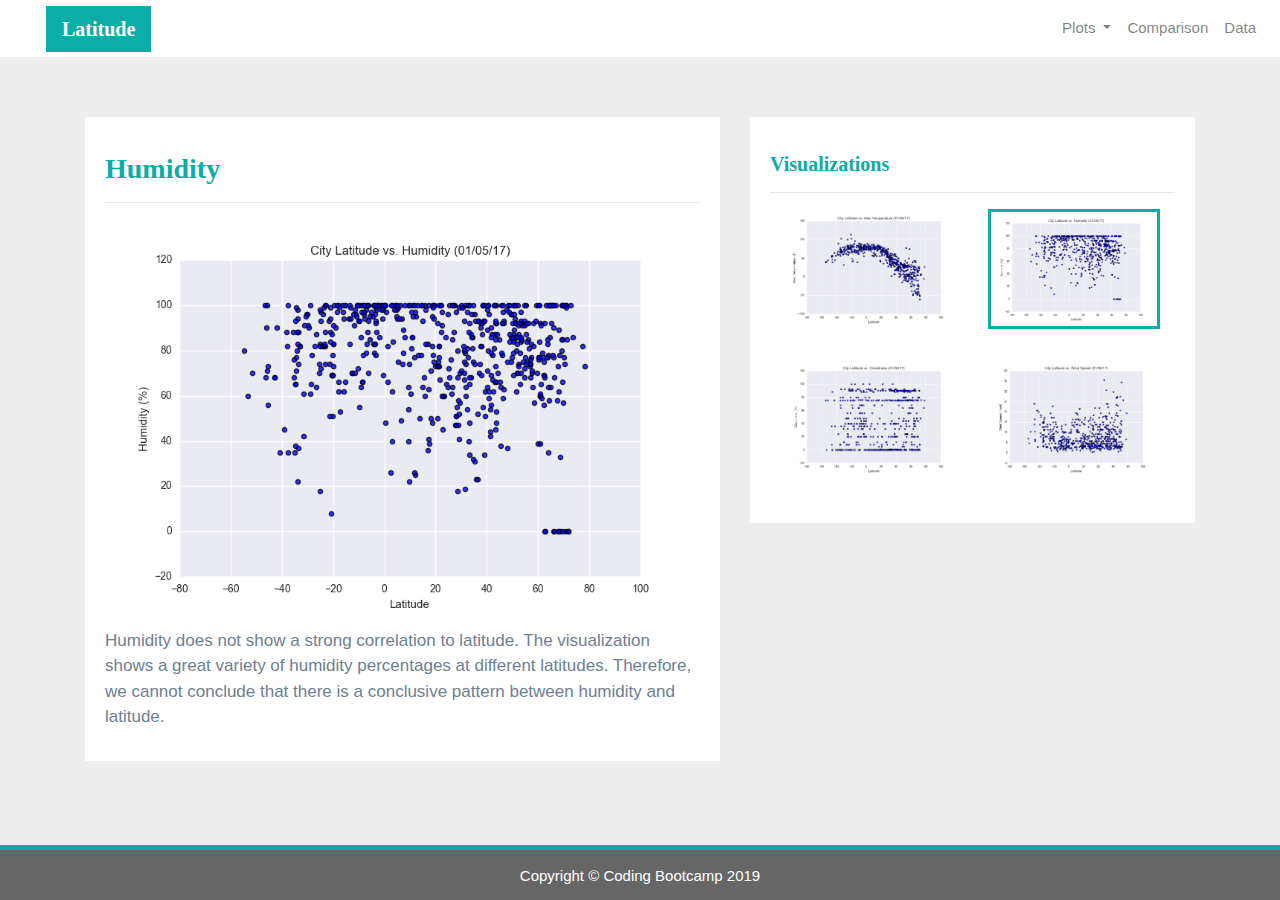
<file: Humidity.html>
<!DOCTYPE html>
<html>

<head>
  <meta charset="utf-8" />
  <meta http-equiv="X-UA-Compatible" content="IE=edge">
  <title>Bootstrap Visualization Dashboard</title>
  <meta name="viewport" content="width=device-width, initial-scale=1">



  <link rel="stylesheet" href="https://maxcdn.bootstrapcdn.com/bootstrap/4.0.0/css/bootstrap.min.css" integrity="sha384-Gn5384xqQ1aoWXA+058RXPxPg6fy4IWvTNh0E263XmFcJlSAwiGgFAW/dAiS6JXm"
    crossorigin="anonymous">


  <link rel="stylesheet" type="text/css" href="Style.css">

</head>

<body>

  <div class="navigation">
    <nav class="navbar navbar-expand-lg navbar-light">
      <a class="navbar-brand" style="background-color: #0BADA6;" href="index.html">Latitude</a>
      <button class="navbar-toggler  border border-white" type="button" data-toggle="collapse" data-target="#navbarNavDropdown"
        aria-controls="navbarNavDropdown" aria-expanded="false" aria-label="Toggle navigation">
        <span class="navbar-toggler-icon"></span>
      </button>
      <div class="collapse navbar-collapse" id="navbarNavDropdown">
        <ul class="navbar-nav ml-auto">
          <li class="nav-item dropdown">
            <a class="nav-link dropdown-toggle" href="#" id="navbarDropdownMenuLink" data-toggle="dropdown"
              aria-haspopup="true" aria-expanded="false">
              Plots
            </a>
            <div class="dropdown-menu" aria-labelledby="navbarDropdownMenuLink">
              <a class="dropdown-item" href="MaxTemp.html">Max Temperature</a>
              <a class="dropdown-item active" href="Humidity.html">Humidity</a>
              <a class="dropdown-item" href="Cloudiness.html">Cloudiness</a>
              <a class="dropdown-item" href="WindSpeed.html">Wind Speed</a>
            </div>
          </li>
          <li class="nav-item">
            <a class="nav-link" href="Comparisons.html">Comparison</a>
          </li>
          <li class="nav-item">
            <a class="nav-link" href="Data.html">Data</a>
          </li>

        </ul>
      </div>
    </nav>
  </div>

  <div class="container">
    <div class="row">
      <div class="col-lg-7 col-md-12">

        <div class="box">
          <h3 class="title">Humidity</h3>
          <hr>
          <img src="Resources/assets/images/Fig2.png" alt="Humidity Graph">
          <p>Humidity does not show a strong correlation to latitude. The visualization shows a great variety of
            humidity percentages at different latitudes. Therefore, we cannot conclude that there is a conclusive
            pattern between humidity and latitude.</p>
        </div>
      </div>
      <div class="col-lg-5 col-md-12">

        <div class="box">
          <h5 class="title">Visualizations</h5>
          <hr>


          <div class="container">
            <div class="row" style="padding-bottom: 30px;">
              <div class="col-6">
                <a href="MaxTemp.html">
                  <img class="panel" src="Resources/assets/images/Fig1.png" alt="Max Temperature Image">
                </a>
              </div>
              <div class="col-6">
                <a href="Humidity.html">
                  <img class="panel active" src="Resources/assets/images/Fig2.png" alt="Humidity Graph">
                </a>
              </div>
            </div>

            <div class="row" style="padding-bottom: 30px;">
              <div class="col-6">
                <a href="Cloudiness.html">
                  <img class="panel" src="Resources/assets/images/Fig3.png" alt="Cloudiness Graph">
                </a>
              </div>
              <div class="col-6">
                <a href="WindSpeed.html">
                  <img class="panel" src="Resources/assets/images/Fig4.png" alt="Wind Speed Graph">
                </a>
              </div>


            </div>
          </div>


        </div>
      </div>
    </div>
  </div>

  <footer>
    <div class="footer">Copyright &copy; Coding Bootcamp 2019</div>
  </footer>


  <script src="https://code.jquery.com/jquery-3.2.1.slim.min.js" integrity="sha384-KJ3o2DKtIkvYIK3UENzmM7KCkRr/rE9/Qpg6aAZGJwFDMVNA/GpGFF93hXpG5KkN"
    crossorigin="anonymous"></script>
  <script src="https://cdnjs.cloudflare.com/ajax/libs/popper.js/1.12.9/umd/popper.min.js" integrity="sha384-ApNbgh9B+Y1QKtv3Rn7W3mgPxhU9K/ScQsAP7hUibX39j7fakFPskvXusvfa0b4Q"
    crossorigin="anonymous"></script>
  <script src="https://maxcdn.bootstrapcdn.com/bootstrap/4.0.0/js/bootstrap.min.js" integrity="sha384-JZR6Spejh4U02d8jOt6vLEHfe/JQGiRRSQQxSfFWpi1MquVdAyjUar5+76PVCmYl"
    crossorigin="anonymous"></script>

</body>

</html>
</file>
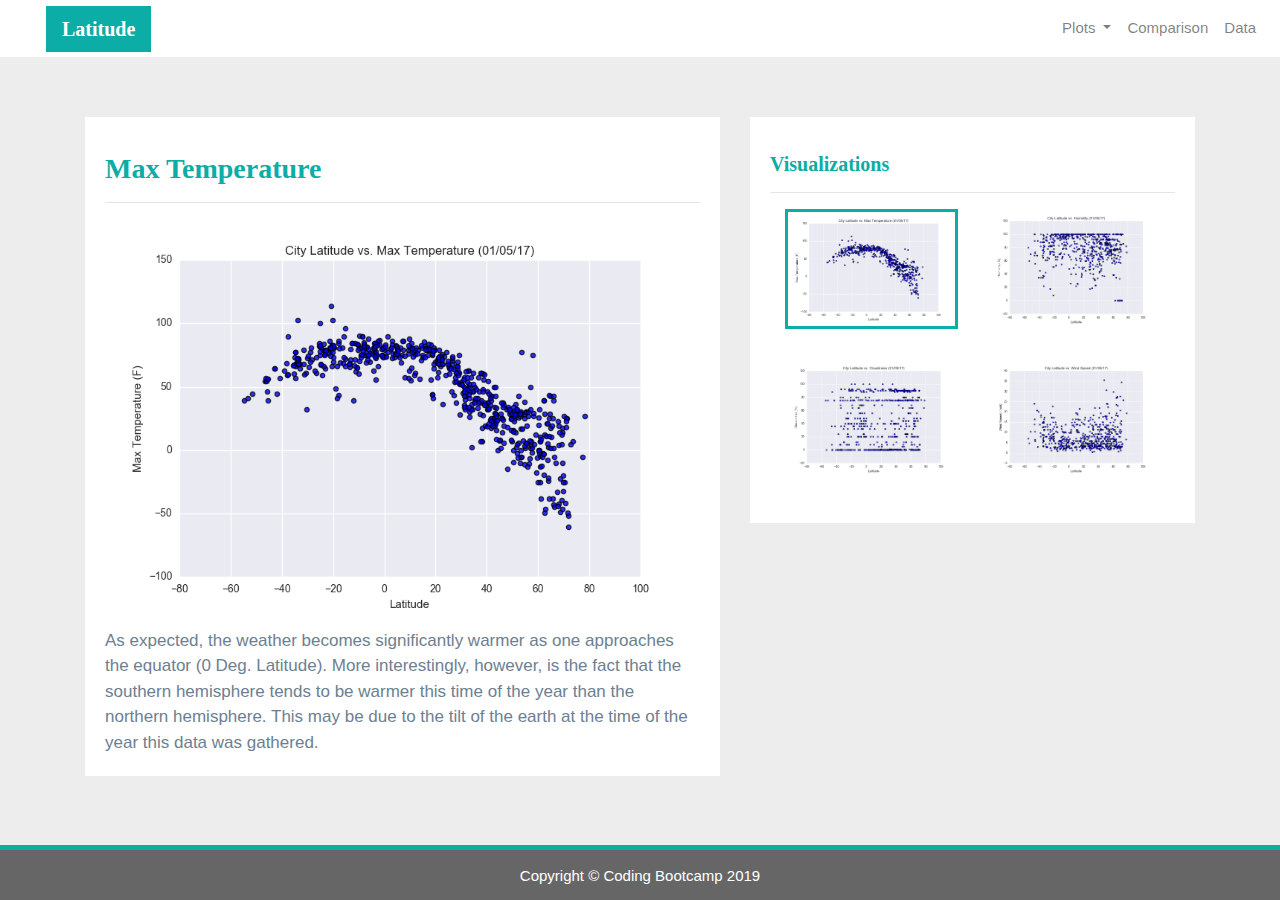
<file: MaxTemp.html>
<!DOCTYPE html>
<html>

<head>
  <meta charset="utf-8" />
  <meta http-equiv="X-UA-Compatible" content="IE=edge">
  <title>Bootstrap Visualization Dashboard</title>
  <meta name="viewport" content="width=device-width, initial-scale=1">

   <link rel="stylesheet" href="https://maxcdn.bootstrapcdn.com/bootstrap/4.0.0/css/bootstrap.min.css" integrity="sha384-Gn5384xqQ1aoWXA+058RXPxPg6fy4IWvTNh0E263XmFcJlSAwiGgFAW/dAiS6JXm"
    crossorigin="anonymous">

   <link rel="stylesheet" type="text/css" href="Style.css">

</head>

<body>
 
  <div class="navigation">
    <nav class="navbar navbar-expand-lg navbar-light">
      <a class="navbar-brand" style="background-color: #0BADA6;" href="index.html">Latitude</a>
      <button class="navbar-toggler  border border-white" type="button" data-toggle="collapse" data-target="#navbarNavDropdown"
        aria-controls="navbarNavDropdown" aria-expanded="false" aria-label="Toggle navigation">
        <span class="navbar-toggler-icon"></span>
      </button>
      <div class="collapse navbar-collapse" id="navbarNavDropdown">
        <ul class="navbar-nav ml-auto">
          <li class="nav-item dropdown">
            <a class="nav-link dropdown-toggle" href="#" id="navbarDropdownMenuLink" data-toggle="dropdown"
              aria-haspopup="true" aria-expanded="false">
              Plots
            </a>
            <div class="dropdown-menu" aria-labelledby="navbarDropdownMenuLink">
              <a class="dropdown-item active" href="MaxTemp.html">Max Temperature</a>
              <a class="dropdown-item" href="Humidity.html">Humidity</a>
              <a class="dropdown-item" href="Cloudiness.html">Cloudiness</a>
              <a class="dropdown-item" href="WindSpeed.html">Wind Speed</a>
            </div>
          </li>
          <li class="nav-item">
            <a class="nav-link" href="Comparisons.html">Comparison</a>
          </li>
          <li class="nav-item">
            <a class="nav-link" href="Data.html">Data</a>
          </li>

        </ul>
      </div>
    </nav>
  </div>

  <div class="container">
    <div class="row">
      <div class="col-lg-7 col-md-12">
 
        <div class="box" style="padding-bottom: 5px;">
          <h3 class="title">Max Temperature</h3>
          <hr>
          <img src="Resources/assets/images/Fig1.png" alt="Max Temperature Graph">
          <p>As expected, the weather becomes significantly warmer as one approaches the equator (0 Deg. Latitude).
            More interestingly, however, is the fact that the southern hemisphere tends to be warmer this time of the
            year than the northern hemisphere. This may be due to the tilt of the earth at the time of the year this
            data was gathered.</p>
        </div>
      </div>
      <div class="col-lg-5 col-md-12">
      
        <div class="box">
          <h5 class="title">Visualizations</h5>
          <hr>


          <div class="container">
            <div class="row" style="padding-bottom: 30px;">
              <div class="col-6">
                <a href="MaxTemp.html">
                  <img class="panel active" src="Resources/assets/images/Fig1.png" alt="Max Temperature Image">
                </a>
              </div>
              <div class="col-6">
                <a href="Humidity.html">
                  <img class="panel" src="Resources/assets/images/Fig2.png" alt="Humidity Graph">
                </a>
              </div>
            </div>

            <div class="row" style="padding-bottom: 30px;">
              <div class="col-6">
                <a href="Cloudiness.html">
                  <img class="panel" src="Resources/assets/images/Fig3.png" alt="Cloudiness Graph">
                </a>
              </div>
              <div class="col-6">
                <a href="WindSpeed.html">
                  <img class="panel" src="Resources/assets/images/Fig4.png" alt="Wind Speed Graph">
                </a>
              </div>


            </div>
          </div>


        </div>
      </div>
    </div>
  </div>

  <footer>
    <div class="footer">Copyright &copy; Coding Bootcamp 2019</div>
  </footer>

 
  <script src="https://code.jquery.com/jquery-3.2.1.slim.min.js" integrity="sha384-KJ3o2DKtIkvYIK3UENzmM7KCkRr/rE9/Qpg6aAZGJwFDMVNA/GpGFF93hXpG5KkN"
    crossorigin="anonymous"></script>
  <script src="https://cdnjs.cloudflare.com/ajax/libs/popper.js/1.12.9/umd/popper.min.js" integrity="sha384-ApNbgh9B+Y1QKtv3Rn7W3mgPxhU9K/ScQsAP7hUibX39j7fakFPskvXusvfa0b4Q"
    crossorigin="anonymous"></script>
  <script src="https://maxcdn.bootstrapcdn.com/bootstrap/4.0.0/js/bootstrap.min.js" integrity="sha384-JZR6Spejh4U02d8jOt6vLEHfe/JQGiRRSQQxSfFWpi1MquVdAyjUar5+76PVCmYl"
    crossorigin="anonymous"></script>

</body>

</html>
</file>
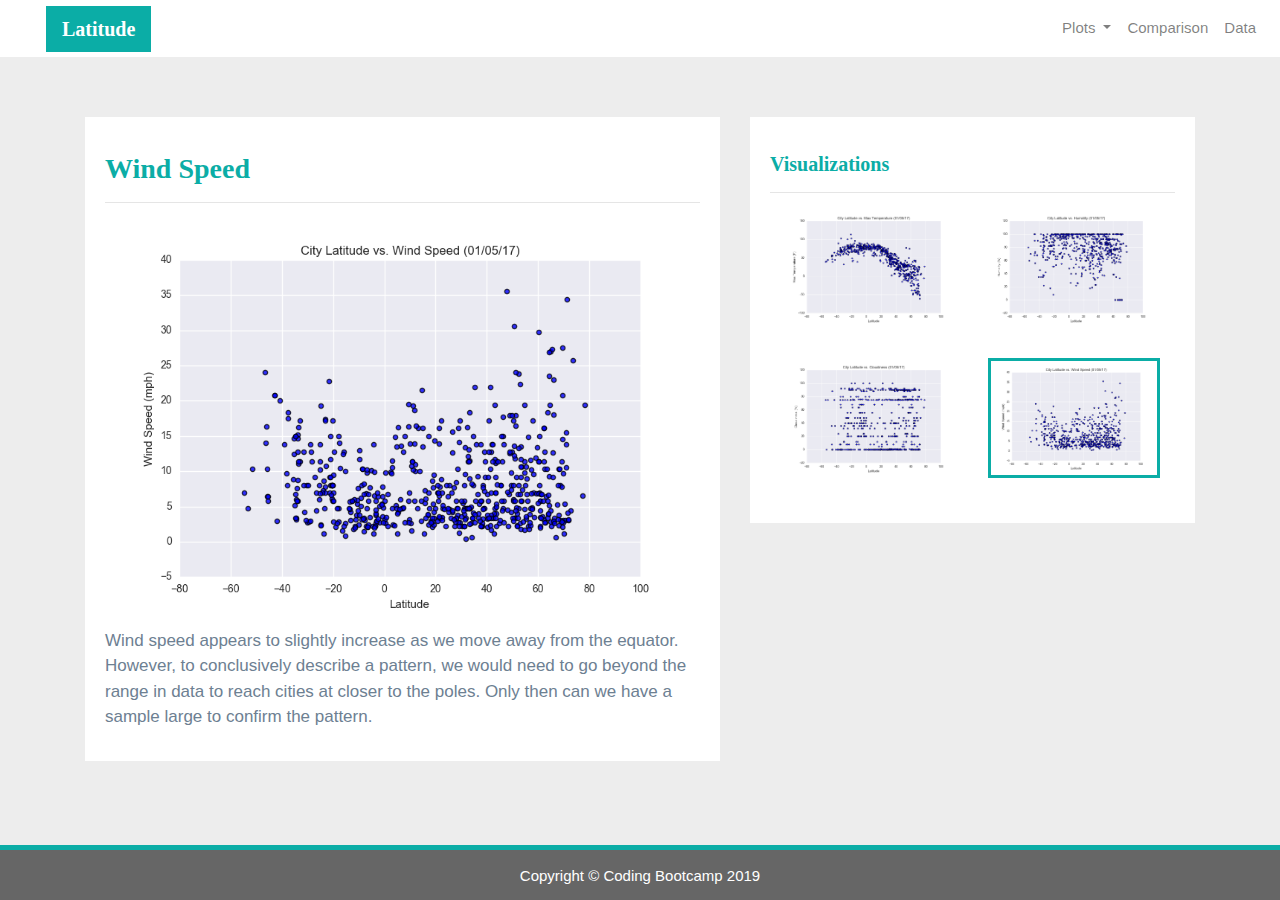
<file: WindSpeed.html>
<!DOCTYPE html>
<html>

<head>
  <meta charset="utf-8" />
  <meta http-equiv="X-UA-Compatible" content="IE=edge">
  <title>Bootstrap Visualization Dashboard</title>
  <meta name="viewport" content="width=device-width, initial-scale=1">

  
  <link rel="stylesheet" href="https://maxcdn.bootstrapcdn.com/bootstrap/4.0.0/css/bootstrap.min.css" integrity="sha384-Gn5384xqQ1aoWXA+058RXPxPg6fy4IWvTNh0E263XmFcJlSAwiGgFAW/dAiS6JXm"
    crossorigin="anonymous">

  <link rel="stylesheet" type="text/css" href="Style.css">
</head>

<body>
 
  <div class="navigation">
    <nav class="navbar navbar-expand-lg navbar-light">
      <a class="navbar-brand" style="background-color: #0BADA6;" href="index.html">Latitude</a>
      <button class="navbar-toggler border border-white" type="button" data-toggle="collapse" data-target="#navbarNavDropdown"
        aria-controls="navbarNavDropdown" aria-expanded="false" aria-label="Toggle navigation">
        <span class="navbar-toggler-icon"></span>
      </button>
      <div class="collapse navbar-collapse" id="navbarNavDropdown">
        <ul class="navbar-nav ml-auto">
          <li class="nav-item dropdown">
            <a class="nav-link dropdown-toggle" href="#" id="navbarDropdownMenuLink" data-toggle="dropdown"
              aria-haspopup="true" aria-expanded="false">
              Plots
            </a>
            <div class="dropdown-menu" aria-labelledby="navbarDropdownMenuLink">
              <a class="dropdown-item" href="MaxTemp.html">Max Temperature</a>
              <a class="dropdown-item" href="Humidity.html">Humidity</a>
              <a class="dropdown-item" href="Cloudiness.html">Cloudiness</a>
              <a class="dropdown-item active" href="WindSpeed.html">Wind Speed</a>
            </div>
          </li>
          <li class="nav-item">
            <a class="nav-link" href="Comparisons.html">Comparison</a>
          </li>
          <li class="nav-item">
            <a class="nav-link" href="Data.html">Data</a>
          </li>

        </ul>
      </div>
    </nav>
  </div>
  
  <div class="container">
    <div class="row">
      <div class="col-lg-7 col-md-12">

        <div class="box">
          <h3 class="title">Wind Speed</h3>
          <hr>
          <img src="Resources/assets/images/Fig4.png" alt="Wind Speed Graph">
          <p>Wind speed appears to slightly increase as we move away from the equator. However, to conclusively
            describe a pattern, we would need to go beyond the range in data to reach cities at closer to the poles.
            Only then can we have a sample large to confirm the pattern.</p>
        </div>
      </div>
      <div class="col-lg-5 col-md-12">

        <div class="box">
          <h5 class="title">Visualizations</h5>
          <hr>
          <div class="container">
            <div class="row" style="padding-bottom: 30px;">
              <div class="col-6">
                <a href="MaxTemp.html">
                  <img class="panel" src="Resources/assets/images/Fig1.png" alt="Max Temperature Image">
                </a>
              </div>
              <div class="col-6">
                <a href="Humidity.html">
                  <img class="panel" src="Resources/assets/images/Fig2.png" alt="Humidity Graph">
                </a>
              </div>
            </div>
            <div class="row" style="padding-bottom: 30px;">
              <div class="col-6">
                <a href="Cloudiness.html">
                  <img class="panel" src="Resources/assets/images/Fig3.png" alt="Cloudiness Graph">
                </a>
              </div>
              <div class="col-6">
                <a href="WindSpeed.html">
                  <img class="panel active" src="Resources/assets/images/Fig4.png" alt="Wind Speed Graph">
                </a>
              </div>
            </div>
          </div>
        </div>
      </div>
    </div>
  </div>

  <footer>
    <div class="footer">Copyright &copy; Coding Bootcamp 2019</div>
  </footer>

 
  <script src="https://code.jquery.com/jquery-3.2.1.slim.min.js" integrity="sha384-KJ3o2DKtIkvYIK3UENzmM7KCkRr/rE9/Qpg6aAZGJwFDMVNA/GpGFF93hXpG5KkN"
    crossorigin="anonymous"></script>
  <script src="https://cdnjs.cloudflare.com/ajax/libs/popper.js/1.12.9/umd/popper.min.js" integrity="sha384-ApNbgh9B+Y1QKtv3Rn7W3mgPxhU9K/ScQsAP7hUibX39j7fakFPskvXusvfa0b4Q"
    crossorigin="anonymous"></script>
  <script src="https://maxcdn.bootstrapcdn.com/bootstrap/4.0.0/js/bootstrap.min.js" integrity="sha384-JZR6Spejh4U02d8jOt6vLEHfe/JQGiRRSQQxSfFWpi1MquVdAyjUar5+76PVCmYl"
    crossorigin="anonymous"></script>
</body>

</html>
</file>
<file: Style.css>
body{
    background-color: #EDEDED; 
}

.navbar{
    max-height: 57px; 
}
.navigation .navbar-brand{
    color: white; 
    margin-left: 30px; 
    padding: inherit; 
    font-weight: bold; 
    background-color: #0BADA6;
    font-family: Georgia, 'Times New Roman', Times, serif;
}
.navbar{
    background-color: white; 
    font-size: 15px; 
}
.active, .dropdown-menu .dropdown-item:active a:hover{
    background-color:#E7E7E7!important; 
}
.dropdown-item{
    color: #6D8092 !important; 
}
.dropdown .dropdown-menu .dropdown-item:active, .dropdown .dropdown-menu .dropdown-item:hover{
    background-color:#E7E7E7 !important; 
}
a{
    color: #6D8092;
    font-size: 15px; 
}
.nav-link:hover{
    background-color:#E7E7E7 !important;
   }

.navbar-brand:hover{
color: rgb(175, 175, 175) !important;
}

img{
    width:100% !important;
    height:100% !important;
}
.active, .panel:hover{
    border-color:#0BADA6;
    border-style: solid; 
    
}
.vizualization{
    width:50% !important;
    height:50% !important;
}


.title{
    color: #0BADA6;  
    font-family: Georgia, 'Times New Roman', Times, serif;
    font-weight: bolder; 
    padding-top: 25px; 
}

p{
 color: #6D8092;
 font-family: Arial, Helvetica, sans-serif;
 font-size: 17px; 
}

.box {
    margin-top: 60px; 
    margin-bottom: 62px; 
    padding: 10px 20px 15px; 
    color:black;
    background-color: white; 

  }

  .table{
    font-size: 15px; 
    border-top-color: white !important; 
}

footer{
background-color: #666666; 
border-top-style: solid; 
border-top-width: 5px; 
border-top-color: #0BADA6;
color: white; 
min-height: 55px; 
font-family: Arial, Helvetica, sans-serif;
font-size: 15px; 
text-align: center; 
position: fixed;
left: 0;
bottom: 0;
width: 100%;
padding-top: 15px; 
}

@media(max-width: 992px){
.navbar-expand-lg{
background-color: #0BADA6 !important;
}
.navbar{
    max-height: none; 
    padding: inherit;
}
.navbar div{
    margin: inherit; 
    background-color: white;  
}
.navbar-brand{
    padding: 10px !important; 
}

button{
    margin-right: 30px; 
}
button:focus {

    outline: 1px dotted;
    outline: 5px auto -webkit-focusring-color;
    
    }
}
</file>
